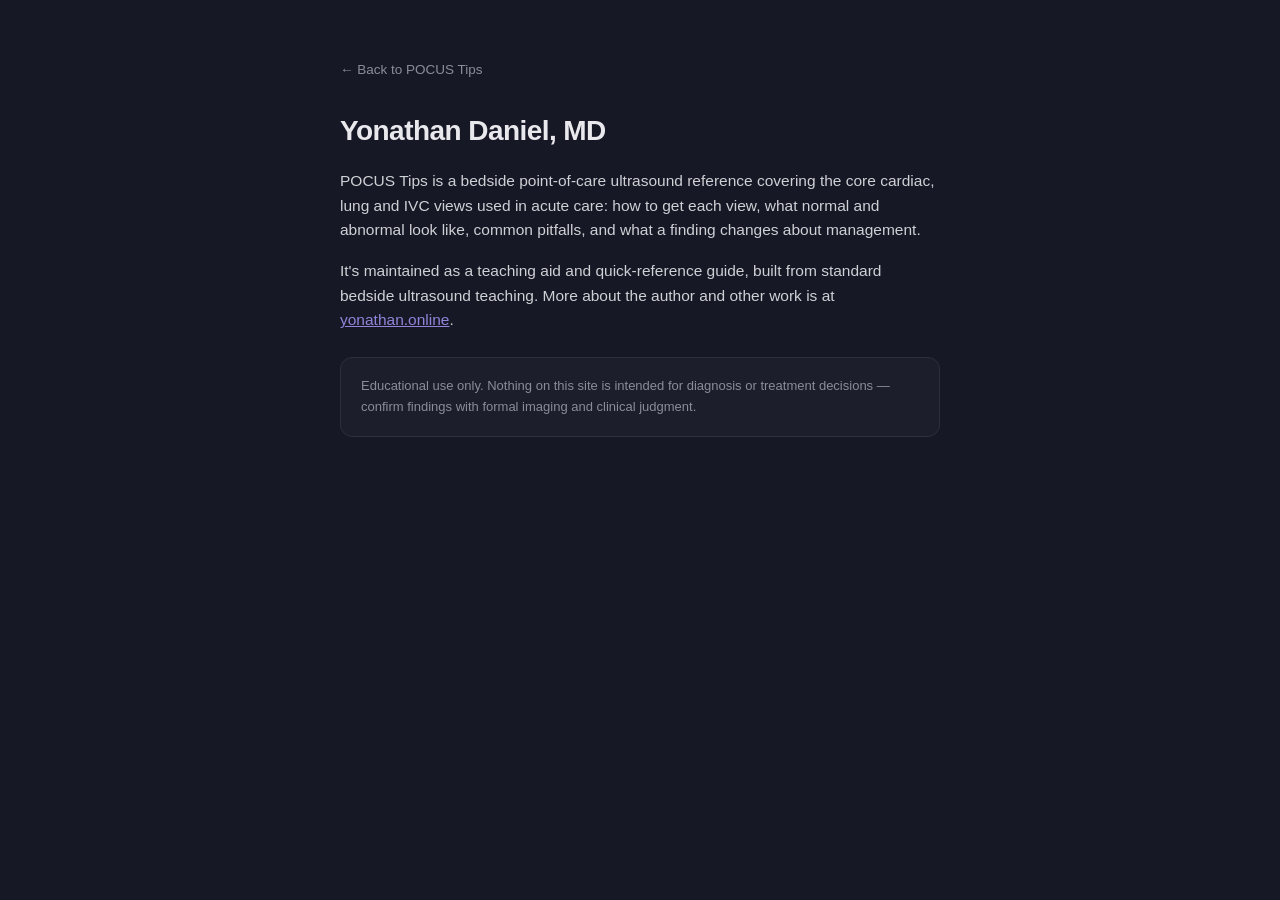
<file: about.html>
<!DOCTYPE html>
<html lang="en">
<head>
<meta charset="utf-8">
<meta name="viewport" content="width=device-width, initial-scale=1">
<title>About — POCUS Tips</title>
<meta name="description" content="About the author of POCUS Tips, a bedside point-of-care ultrasound reference for the heart, lung, and IVC.">
<link rel="canonical" href="https://pocustips.netlify.app/about.html">
<link rel="icon" href="favicon.svg" type="image/svg+xml">
<style>
  :root {
    --color-bg: #161826;
    --color-surface: #1c1e2b;
    --color-text: #e9e9ed;
    --color-accent: #9184d9;
    --color-neutral-500: #8a8d99;
    --color-neutral-800: #2c2f3d;
    --color-divider: #2c2f3d;
  }
  * { box-sizing: border-box; }
  body {
    margin: 0; background: var(--color-bg); color: var(--color-text);
    font-family: -apple-system, BlinkMacSystemFont, "Segoe UI", Inter, sans-serif;
    line-height: 1.6;
  }
  main { max-width: 640px; margin: 0 auto; padding: 56px 20px 80px; }
  a { color: var(--color-accent); }
  a:focus-visible, button:focus-visible { outline: 2px solid var(--color-accent); outline-offset: 2px; }
  h1 { font-size: 28px; letter-spacing: -0.02em; margin: 0 0 6px; }
  p { font-size: 15.5px; color: color-mix(in srgb, var(--color-text) 88%, transparent); }
  .back { display: inline-flex; align-items: center; gap: 6px; font-size: 13.5px; color: var(--color-neutral-500); text-decoration: none; margin-bottom: 28px; }
  .back:hover { color: var(--color-accent); }
  .card { border: 1px solid var(--color-neutral-800); border-radius: 12px; padding: 18px 20px; background: var(--color-surface); margin-top: 24px; font-size: 13px; color: var(--color-neutral-500); }
</style>
</head>
<body>
<main>
  <a class="back" href="index.html">&larr; Back to POCUS Tips</a>
  <h1>Yonathan Daniel, MD</h1>
  <p>POCUS Tips is a bedside point-of-care ultrasound reference covering the core cardiac, lung and IVC views used in acute care: how to get each view, what normal and abnormal look like, common pitfalls, and what a finding changes about management.</p>
  <p>It's maintained as a teaching aid and quick-reference guide, built from standard bedside ultrasound teaching. More about the author and other work is at <a href="https://yonathan.online">yonathan.online</a>.</p>
  <div class="card">
    Educational use only. Nothing on this site is intended for diagnosis or treatment decisions — confirm findings with formal imaging and clinical judgment.
  </div>
</main>
</body>
</html>
</file>
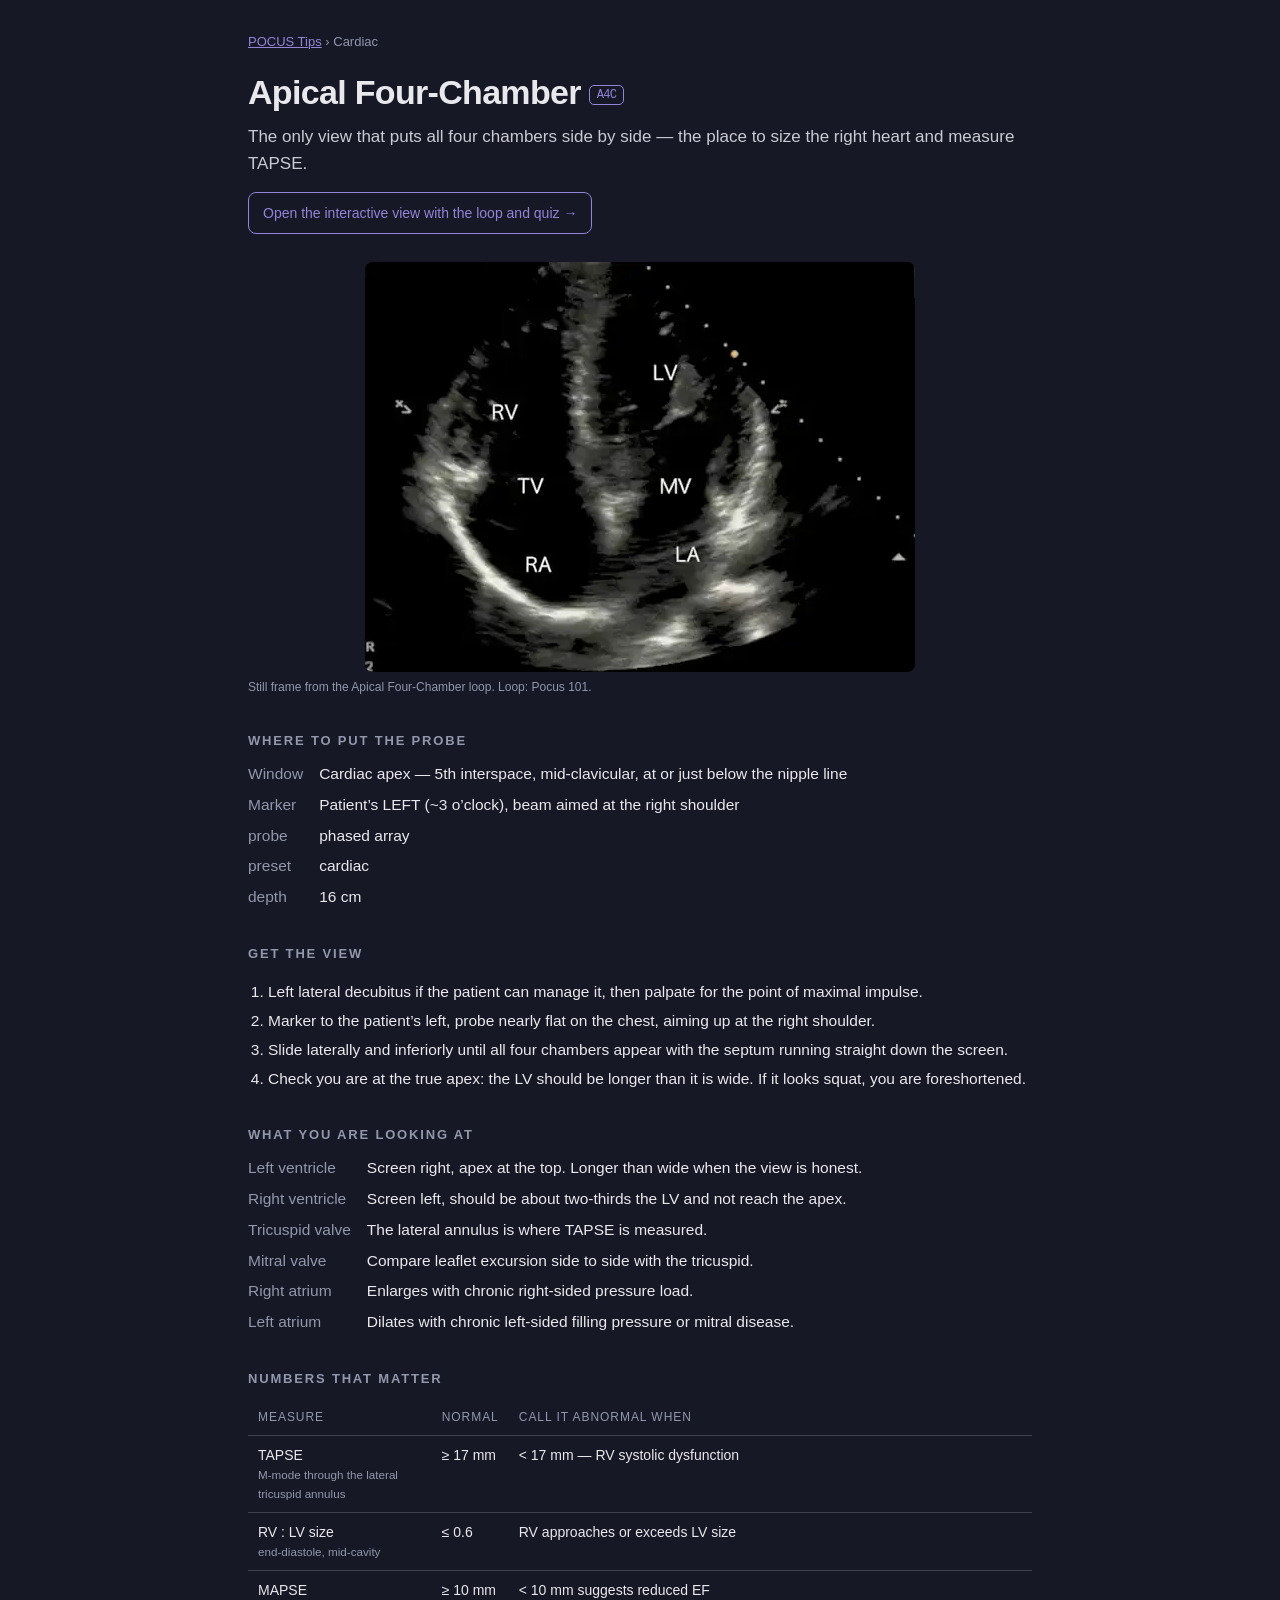
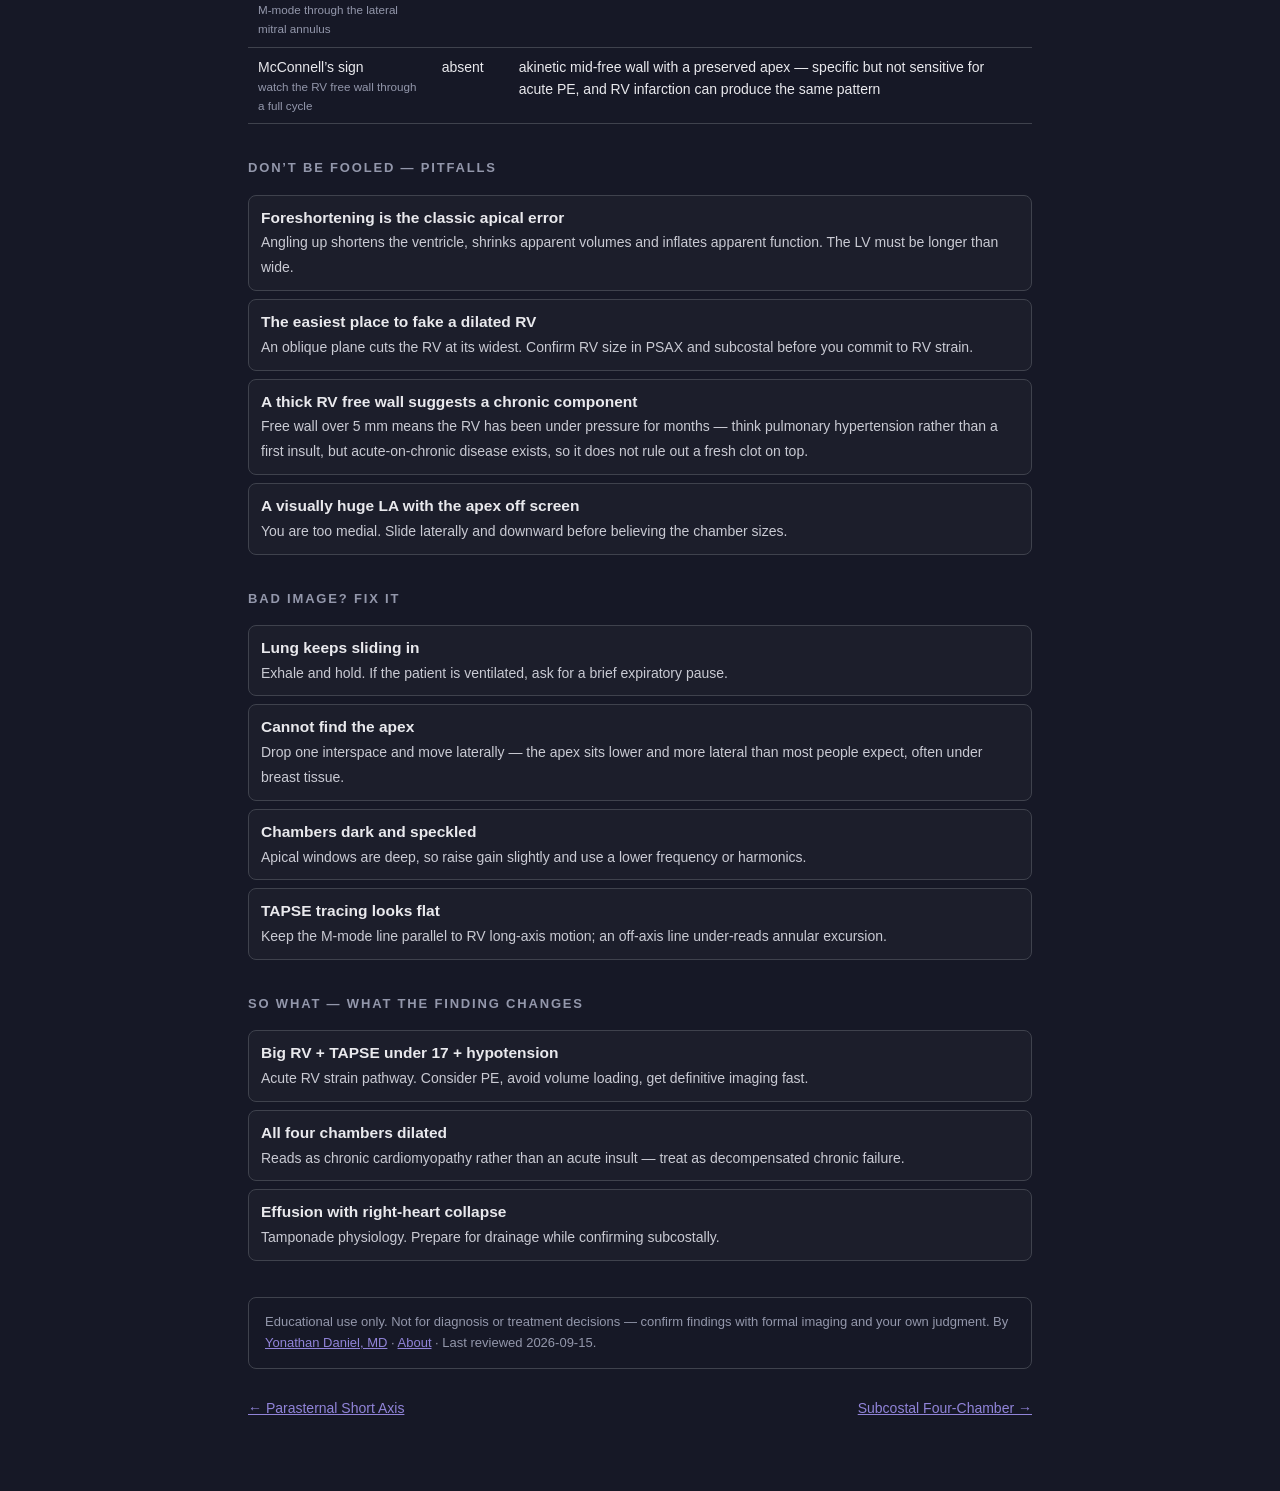
<file: views/a4c.html>
<!DOCTYPE html>
<html lang="en">
<head>
<meta charset="utf-8">
<meta name="viewport" content="width=device-width, initial-scale=1">
<title>Apical Four-Chamber (A4C) — POCUS Tips</title>
<meta name="description" content="Apical Four-Chamber (A4C) point-of-care ultrasound: The only view that puts all four chambers side by side — the place to size the right heart and measure…">
<link rel="canonical" href="https://pocustips.netlify.app/views/a4c.html">
<meta name="theme-color" content="#161826">
<meta property="og:type" content="article">
<meta property="og:site_name" content="POCUS Tips">
<meta property="og:title" content="Apical Four-Chamber (A4C) — POCUS Tips">
<meta property="og:description" content="The only view that puts all four chambers side by side — the place to size the right heart and measure TAPSE.">
<meta property="og:url" content="https://pocustips.netlify.app/views/a4c.html">
<meta property="og:image" content="https://pocustips.netlify.app/assets/posters/a4c.webp">
<meta name="twitter:card" content="summary_large_image">
<link rel="icon" href="../favicon.svg" type="image/svg+xml">
<script type="application/ld+json">{"@context":"https://schema.org","@type":"MedicalWebPage","name":"Apical Four-Chamber (A4C) — POCUS Tips","headline":"Apical Four-Chamber","description":"The only view that puts all four chambers side by side — the place to size the right heart and measure TAPSE.","url":"https://pocustips.netlify.app/views/a4c.html","image":"https://pocustips.netlify.app/assets/posters/a4c.webp","lastReviewed":"2026-09-15","inLanguage":"en-US","audience":{"@type":"MedicalAudience","audienceType":"Clinician"},"author":{"@type":"Person","name":"Yonathan Daniel, MD","url":"https://yonathan.online"},"isPartOf":{"@type":"WebSite","name":"POCUS Tips","url":"https://pocustips.netlify.app/"}}</script>
<style>
  :root { --bg:#161826; --surface:#1c1e2b; --text:#e9e9ed; --muted:#9397ab; --line:#3f424d; --accent:#9184d9; --accent-2:#d2cefd; }
  * { box-sizing: border-box; }
  body { margin:0; background:var(--bg); color:var(--text); font:15.5px/1.6 -apple-system, BlinkMacSystemFont, "Segoe UI", Inter, sans-serif; }
  main { max-width: 820px; margin: 0 auto; padding: 32px 18px 72px; }
  a { color: var(--accent); }
  .crumb { font-size: 13px; color: var(--muted); }
  .open { display:inline-block; margin: 14px 0 6px; padding: 9px 14px; border:1px solid var(--accent); border-radius:8px; text-decoration:none; font-size:14px; }
  h1 { font-size: clamp(26px, 5vw, 34px); letter-spacing: -0.02em; margin: 12px 0 4px; }
  h1 small { font: 12px ui-monospace, SFMono-Regular, Menlo, monospace; color: var(--accent); border:1px solid var(--accent); border-radius:5px; padding:2px 7px; vertical-align: middle; margin-left: 8px; }
  h2 { font-size: 13px; letter-spacing: .14em; text-transform: uppercase; color: var(--muted); margin: 34px 0 10px; }
  .lede { font-size: 17px; color: #c9cad3; margin: 0; }
  figure { margin: 22px 0 0; } figure img { max-width: 100%; max-height: 440px; width: auto; height: auto; border-radius: 8px; background: #000; display: block; margin: 0 auto; }
  figcaption { font-size: 12px; color: var(--muted); margin-top: 6px; }
  dl { display:grid; grid-template-columns: max-content 1fr; gap: 6px 16px; margin: 0; } dt { color: var(--muted); } dd { margin: 0; }
  ol, ul { padding-left: 20px; } li { margin: 4px 0; }
  ul.cards { list-style: none; padding: 0; display: grid; gap: 8px; }
  ul.cards li { background: var(--surface); border: 1px solid var(--line); border-radius: 8px; padding: 10px 12px; margin: 0; }
  ul.cards strong { display:block; font-weight: 600; } ul.cards span { color: #c9cad3; font-size: 14px; }
  .table { overflow-x: auto; } table { border-collapse: collapse; width: 100%; font-size: 14px; }
  th, td { text-align: left; vertical-align: top; padding: 8px 10px; border-bottom: 1px solid var(--line); }
  th { color: var(--muted); font-weight: 500; font-size: 12px; text-transform: uppercase; letter-spacing: .08em; }
  td small { display:block; color: var(--muted); }
  .note { margin-top: 36px; padding: 14px 16px; border: 1px solid var(--line); border-radius: 8px; font-size: 13px; color: var(--muted); }
  nav.pager { display:flex; justify-content: space-between; gap: 12px; margin-top: 28px; font-size: 14px; }
</style>
</head>
<body>
<main>
  <div class="crumb"><a href="../">POCUS Tips</a> › Cardiac</div>
  <h1>Apical Four-Chamber<small>A4C</small></h1>
  <p class="lede">The only view that puts all four chambers side by side — the place to size the right heart and measure TAPSE.</p>
  <a class="open" href="../#a4c">Open the interactive view with the loop and quiz →</a>
  <figure><img src="../assets/posters/a4c.webp" alt="Apical Four-Chamber ultrasound frame" loading="lazy"><figcaption>Still frame from the Apical Four-Chamber loop. Loop: Pocus 101.</figcaption></figure>
  <section><h2>Where to put the probe</h2>
<dl><dt>Window</dt><dd>Cardiac apex — 5th interspace, mid-clavicular, at or just below the nipple line</dd><dt>Marker</dt><dd>Patient’s LEFT (~3 o’clock), beam aimed at the right shoulder</dd><dt>probe</dt><dd>phased array</dd>
<dt>preset</dt><dd>cardiac</dd>
<dt>depth</dt><dd>16 cm</dd></dl>
</section>
  <section><h2>Get the view</h2>
<ol><li>Left lateral decubitus if the patient can manage it, then palpate for the point of maximal impulse.</li>
<li>Marker to the patient’s left, probe nearly flat on the chest, aiming up at the right shoulder.</li>
<li>Slide laterally and inferiorly until all four chambers appear with the septum running straight down the screen.</li>
<li>Check you are at the true apex: the LV should be longer than it is wide. If it looks squat, you are foreshortened.</li></ol>
</section>
  <section><h2>What you are looking at</h2>
<dl><dt>Left ventricle</dt><dd>Screen right, apex at the top. Longer than wide when the view is honest.</dd>
<dt>Right ventricle</dt><dd>Screen left, should be about two-thirds the LV and not reach the apex.</dd>
<dt>Tricuspid valve</dt><dd>The lateral annulus is where TAPSE is measured.</dd>
<dt>Mitral valve</dt><dd>Compare leaflet excursion side to side with the tricuspid.</dd>
<dt>Right atrium</dt><dd>Enlarges with chronic right-sided pressure load.</dd>
<dt>Left atrium</dt><dd>Dilates with chronic left-sided filling pressure or mitral disease.</dd></dl>
</section>
  
  <section><h2>Numbers that matter</h2>
<div class="table"><table><thead><tr><th>Measure</th><th>Normal</th><th>Call it abnormal when</th></tr></thead><tbody><tr><td>TAPSE<small>M-mode through the lateral tricuspid annulus</small></td><td>≥ 17 mm</td><td>&lt; 17 mm — RV systolic dysfunction</td></tr>
<tr><td>RV : LV size<small>end-diastole, mid-cavity</small></td><td>≤ 0.6</td><td>RV approaches or exceeds LV size</td></tr>
<tr><td>MAPSE<small>M-mode through the lateral mitral annulus</small></td><td>≥ 10 mm</td><td>&lt; 10 mm suggests reduced EF</td></tr>
<tr><td>McConnell’s sign<small>watch the RV free wall through a full cycle</small></td><td>absent</td><td>akinetic mid-free wall with a preserved apex — specific but not sensitive for acute PE, and RV infarction can produce the same pattern</td></tr></tbody></table></div>
</section>
  <section><h2>Don’t be fooled — pitfalls</h2>
<ul class="cards"><li><strong>Foreshortening is the classic apical error</strong><span>Angling up shortens the ventricle, shrinks apparent volumes and inflates apparent function. The LV must be longer than wide.</span></li>
<li><strong>The easiest place to fake a dilated RV</strong><span>An oblique plane cuts the RV at its widest. Confirm RV size in PSAX and subcostal before you commit to RV strain.</span></li>
<li><strong>A thick RV free wall suggests a chronic component</strong><span>Free wall over 5 mm means the RV has been under pressure for months — think pulmonary hypertension rather than a first insult, but acute-on-chronic disease exists, so it does not rule out a fresh clot on top.</span></li>
<li><strong>A visually huge LA with the apex off screen</strong><span>You are too medial. Slide laterally and downward before believing the chamber sizes.</span></li></ul>
</section>
  <section><h2>Bad image? Fix it</h2>
<ul class="cards"><li><strong>Lung keeps sliding in</strong><span>Exhale and hold. If the patient is ventilated, ask for a brief expiratory pause.</span></li>
<li><strong>Cannot find the apex</strong><span>Drop one interspace and move laterally — the apex sits lower and more lateral than most people expect, often under breast tissue.</span></li>
<li><strong>Chambers dark and speckled</strong><span>Apical windows are deep, so raise gain slightly and use a lower frequency or harmonics.</span></li>
<li><strong>TAPSE tracing looks flat</strong><span>Keep the M-mode line parallel to RV long-axis motion; an off-axis line under-reads annular excursion.</span></li></ul>
</section>
  <section><h2>So what — what the finding changes</h2>
<ul class="cards"><li><strong>Big RV + TAPSE under 17 + hypotension</strong><span>Acute RV strain pathway. Consider PE, avoid volume loading, get definitive imaging fast.</span></li>
<li><strong>All four chambers dilated</strong><span>Reads as chronic cardiomyopathy rather than an acute insult — treat as decompensated chronic failure.</span></li>
<li><strong>Effusion with right-heart collapse</strong><span>Tamponade physiology. Prepare for drainage while confirming subcostally.</span></li></ul>
</section>
  <p class="note">Educational use only. Not for diagnosis or treatment decisions — confirm findings with formal imaging and your own judgment. By <a href="https://yonathan.online">Yonathan Daniel, MD</a> · <a href="../about.html">About</a> · Last reviewed 2026-09-15.</p>
  <nav class="pager" aria-label="Other views"><a href="psax.html">← Parasternal Short Axis</a><a href="subc.html">Subcostal Four-Chamber →</a></nav>
</main>
</body>
</html>
</file>
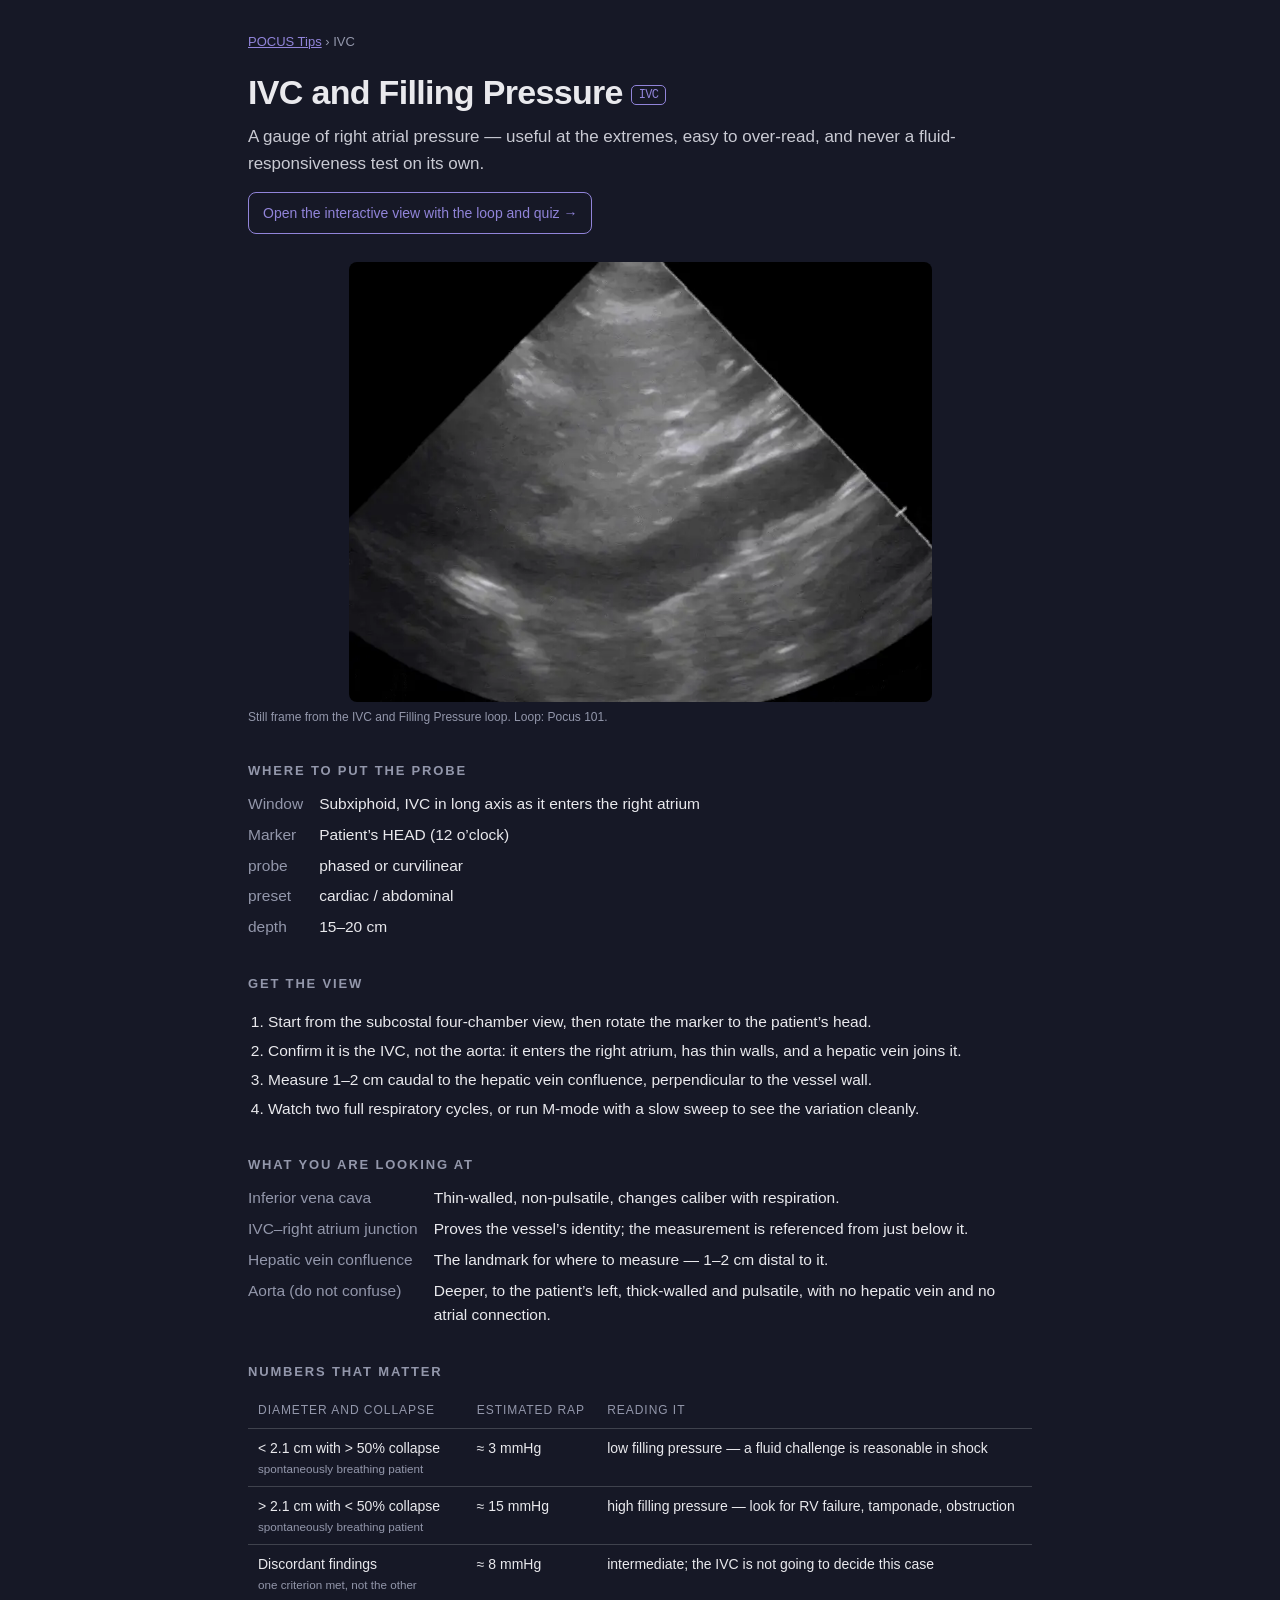
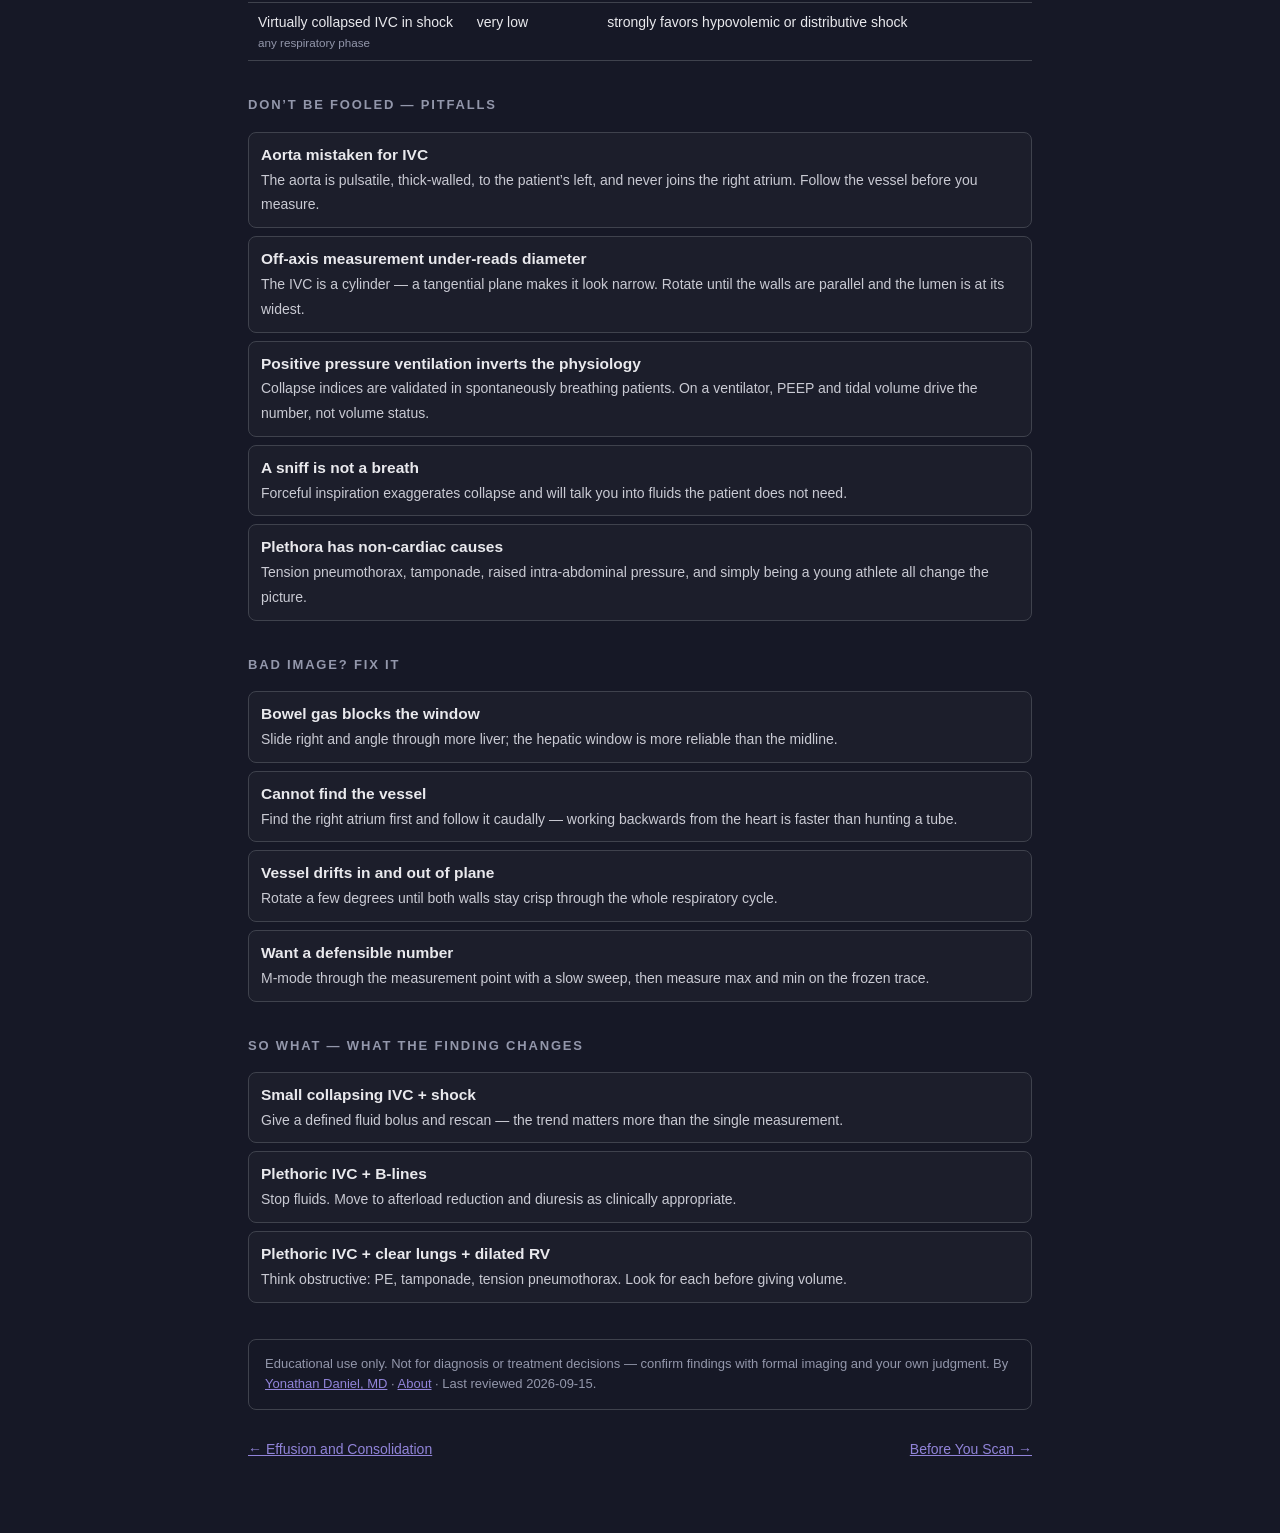
<file: views/ivc.html>
<!DOCTYPE html>
<html lang="en">
<head>
<meta charset="utf-8">
<meta name="viewport" content="width=device-width, initial-scale=1">
<title>IVC and Filling Pressure (IVC) — POCUS Tips</title>
<meta name="description" content="IVC and Filling Pressure (IVC) point-of-care ultrasound: A gauge of right atrial pressure — useful at the extremes, easy to over-read, and never a…">
<link rel="canonical" href="https://pocustips.netlify.app/views/ivc.html">
<meta name="theme-color" content="#161826">
<meta property="og:type" content="article">
<meta property="og:site_name" content="POCUS Tips">
<meta property="og:title" content="IVC and Filling Pressure (IVC) — POCUS Tips">
<meta property="og:description" content="A gauge of right atrial pressure — useful at the extremes, easy to over-read, and never a fluid-responsiveness test on its own.">
<meta property="og:url" content="https://pocustips.netlify.app/views/ivc.html">
<meta property="og:image" content="https://pocustips.netlify.app/assets/posters/ivc.webp">
<meta name="twitter:card" content="summary_large_image">
<link rel="icon" href="../favicon.svg" type="image/svg+xml">
<script type="application/ld+json">{"@context":"https://schema.org","@type":"MedicalWebPage","name":"IVC and Filling Pressure (IVC) — POCUS Tips","headline":"IVC and Filling Pressure","description":"A gauge of right atrial pressure — useful at the extremes, easy to over-read, and never a fluid-responsiveness test on its own.","url":"https://pocustips.netlify.app/views/ivc.html","image":"https://pocustips.netlify.app/assets/posters/ivc.webp","lastReviewed":"2026-09-15","inLanguage":"en-US","audience":{"@type":"MedicalAudience","audienceType":"Clinician"},"author":{"@type":"Person","name":"Yonathan Daniel, MD","url":"https://yonathan.online"},"isPartOf":{"@type":"WebSite","name":"POCUS Tips","url":"https://pocustips.netlify.app/"}}</script>
<style>
  :root { --bg:#161826; --surface:#1c1e2b; --text:#e9e9ed; --muted:#9397ab; --line:#3f424d; --accent:#9184d9; --accent-2:#d2cefd; }
  * { box-sizing: border-box; }
  body { margin:0; background:var(--bg); color:var(--text); font:15.5px/1.6 -apple-system, BlinkMacSystemFont, "Segoe UI", Inter, sans-serif; }
  main { max-width: 820px; margin: 0 auto; padding: 32px 18px 72px; }
  a { color: var(--accent); }
  .crumb { font-size: 13px; color: var(--muted); }
  .open { display:inline-block; margin: 14px 0 6px; padding: 9px 14px; border:1px solid var(--accent); border-radius:8px; text-decoration:none; font-size:14px; }
  h1 { font-size: clamp(26px, 5vw, 34px); letter-spacing: -0.02em; margin: 12px 0 4px; }
  h1 small { font: 12px ui-monospace, SFMono-Regular, Menlo, monospace; color: var(--accent); border:1px solid var(--accent); border-radius:5px; padding:2px 7px; vertical-align: middle; margin-left: 8px; }
  h2 { font-size: 13px; letter-spacing: .14em; text-transform: uppercase; color: var(--muted); margin: 34px 0 10px; }
  .lede { font-size: 17px; color: #c9cad3; margin: 0; }
  figure { margin: 22px 0 0; } figure img { max-width: 100%; max-height: 440px; width: auto; height: auto; border-radius: 8px; background: #000; display: block; margin: 0 auto; }
  figcaption { font-size: 12px; color: var(--muted); margin-top: 6px; }
  dl { display:grid; grid-template-columns: max-content 1fr; gap: 6px 16px; margin: 0; } dt { color: var(--muted); } dd { margin: 0; }
  ol, ul { padding-left: 20px; } li { margin: 4px 0; }
  ul.cards { list-style: none; padding: 0; display: grid; gap: 8px; }
  ul.cards li { background: var(--surface); border: 1px solid var(--line); border-radius: 8px; padding: 10px 12px; margin: 0; }
  ul.cards strong { display:block; font-weight: 600; } ul.cards span { color: #c9cad3; font-size: 14px; }
  .table { overflow-x: auto; } table { border-collapse: collapse; width: 100%; font-size: 14px; }
  th, td { text-align: left; vertical-align: top; padding: 8px 10px; border-bottom: 1px solid var(--line); }
  th { color: var(--muted); font-weight: 500; font-size: 12px; text-transform: uppercase; letter-spacing: .08em; }
  td small { display:block; color: var(--muted); }
  .note { margin-top: 36px; padding: 14px 16px; border: 1px solid var(--line); border-radius: 8px; font-size: 13px; color: var(--muted); }
  nav.pager { display:flex; justify-content: space-between; gap: 12px; margin-top: 28px; font-size: 14px; }
</style>
</head>
<body>
<main>
  <div class="crumb"><a href="../">POCUS Tips</a> › IVC</div>
  <h1>IVC and Filling Pressure<small>IVC</small></h1>
  <p class="lede">A gauge of right atrial pressure — useful at the extremes, easy to over-read, and never a fluid-responsiveness test on its own.</p>
  <a class="open" href="../#ivc">Open the interactive view with the loop and quiz →</a>
  <figure><img src="../assets/posters/ivc.webp" alt="IVC and Filling Pressure ultrasound frame" loading="lazy"><figcaption>Still frame from the IVC and Filling Pressure loop. Loop: Pocus 101.</figcaption></figure>
  <section><h2>Where to put the probe</h2>
<dl><dt>Window</dt><dd>Subxiphoid, IVC in long axis as it enters the right atrium</dd><dt>Marker</dt><dd>Patient’s HEAD (12 o’clock)</dd><dt>probe</dt><dd>phased or curvilinear</dd>
<dt>preset</dt><dd>cardiac / abdominal</dd>
<dt>depth</dt><dd>15–20 cm</dd></dl>
</section>
  <section><h2>Get the view</h2>
<ol><li>Start from the subcostal four-chamber view, then rotate the marker to the patient’s head.</li>
<li>Confirm it is the IVC, not the aorta: it enters the right atrium, has thin walls, and a hepatic vein joins it.</li>
<li>Measure 1–2 cm caudal to the hepatic vein confluence, perpendicular to the vessel wall.</li>
<li>Watch two full respiratory cycles, or run M-mode with a slow sweep to see the variation cleanly.</li></ol>
</section>
  <section><h2>What you are looking at</h2>
<dl><dt>Inferior vena cava</dt><dd>Thin-walled, non-pulsatile, changes caliber with respiration.</dd>
<dt>IVC–right atrium junction</dt><dd>Proves the vessel’s identity; the measurement is referenced from just below it.</dd>
<dt>Hepatic vein confluence</dt><dd>The landmark for where to measure — 1–2 cm distal to it.</dd>
<dt>Aorta (do not confuse)</dt><dd>Deeper, to the patient’s left, thick-walled and pulsatile, with no hepatic vein and no atrial connection.</dd></dl>
</section>
  
  <section><h2>Numbers that matter</h2>
<div class="table"><table><thead><tr><th>Diameter and collapse</th><th>Estimated RAP</th><th>Reading it</th></tr></thead><tbody><tr><td>&lt; 2.1 cm with &gt; 50% collapse<small>spontaneously breathing patient</small></td><td>≈ 3 mmHg</td><td>low filling pressure — a fluid challenge is reasonable in shock</td></tr>
<tr><td>&gt; 2.1 cm with &lt; 50% collapse<small>spontaneously breathing patient</small></td><td>≈ 15 mmHg</td><td>high filling pressure — look for RV failure, tamponade, obstruction</td></tr>
<tr><td>Discordant findings<small>one criterion met, not the other</small></td><td>≈ 8 mmHg</td><td>intermediate; the IVC is not going to decide this case</td></tr>
<tr><td>Virtually collapsed IVC in shock<small>any respiratory phase</small></td><td>very low</td><td>strongly favors hypovolemic or distributive shock</td></tr></tbody></table></div>
</section>
  <section><h2>Don’t be fooled — pitfalls</h2>
<ul class="cards"><li><strong>Aorta mistaken for IVC</strong><span>The aorta is pulsatile, thick-walled, to the patient’s left, and never joins the right atrium. Follow the vessel before you measure.</span></li>
<li><strong>Off-axis measurement under-reads diameter</strong><span>The IVC is a cylinder — a tangential plane makes it look narrow. Rotate until the walls are parallel and the lumen is at its widest.</span></li>
<li><strong>Positive pressure ventilation inverts the physiology</strong><span>Collapse indices are validated in spontaneously breathing patients. On a ventilator, PEEP and tidal volume drive the number, not volume status.</span></li>
<li><strong>A sniff is not a breath</strong><span>Forceful inspiration exaggerates collapse and will talk you into fluids the patient does not need.</span></li>
<li><strong>Plethora has non-cardiac causes</strong><span>Tension pneumothorax, tamponade, raised intra-abdominal pressure, and simply being a young athlete all change the picture.</span></li></ul>
</section>
  <section><h2>Bad image? Fix it</h2>
<ul class="cards"><li><strong>Bowel gas blocks the window</strong><span>Slide right and angle through more liver; the hepatic window is more reliable than the midline.</span></li>
<li><strong>Cannot find the vessel</strong><span>Find the right atrium first and follow it caudally — working backwards from the heart is faster than hunting a tube.</span></li>
<li><strong>Vessel drifts in and out of plane</strong><span>Rotate a few degrees until both walls stay crisp through the whole respiratory cycle.</span></li>
<li><strong>Want a defensible number</strong><span>M-mode through the measurement point with a slow sweep, then measure max and min on the frozen trace.</span></li></ul>
</section>
  <section><h2>So what — what the finding changes</h2>
<ul class="cards"><li><strong>Small collapsing IVC + shock</strong><span>Give a defined fluid bolus and rescan — the trend matters more than the single measurement.</span></li>
<li><strong>Plethoric IVC + B-lines</strong><span>Stop fluids. Move to afterload reduction and diuresis as clinically appropriate.</span></li>
<li><strong>Plethoric IVC + clear lungs + dilated RV</strong><span>Think obstructive: PE, tamponade, tension pneumothorax. Look for each before giving volume.</span></li></ul>
</section>
  <p class="note">Educational use only. Not for diagnosis or treatment decisions — confirm findings with formal imaging and your own judgment. By <a href="https://yonathan.online">Yonathan Daniel, MD</a> · <a href="../about.html">About</a> · Last reviewed 2026-09-15.</p>
  <nav class="pager" aria-label="Other views"><a href="lung-fluid.html">← Effusion and Consolidation</a><a href="setup.html">Before You Scan →</a></nav>
</main>
</body>
</html>
</file>
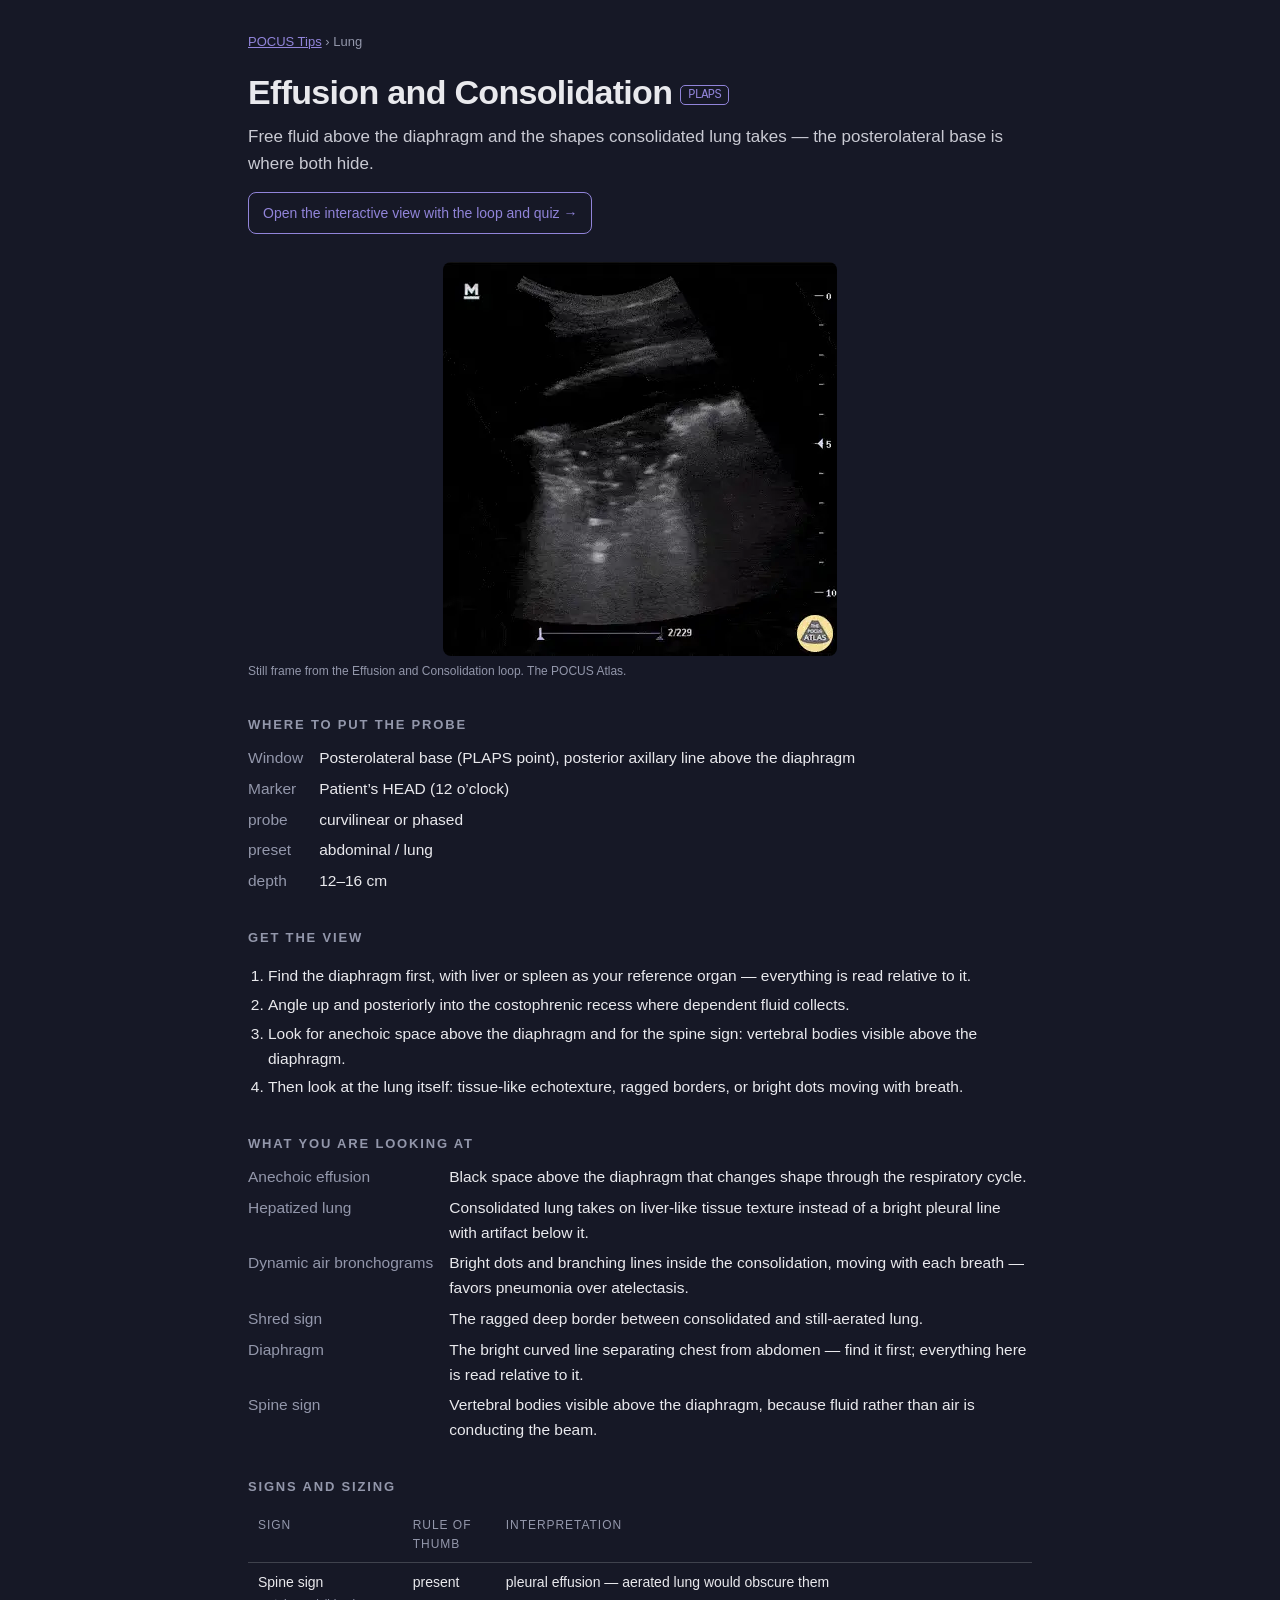
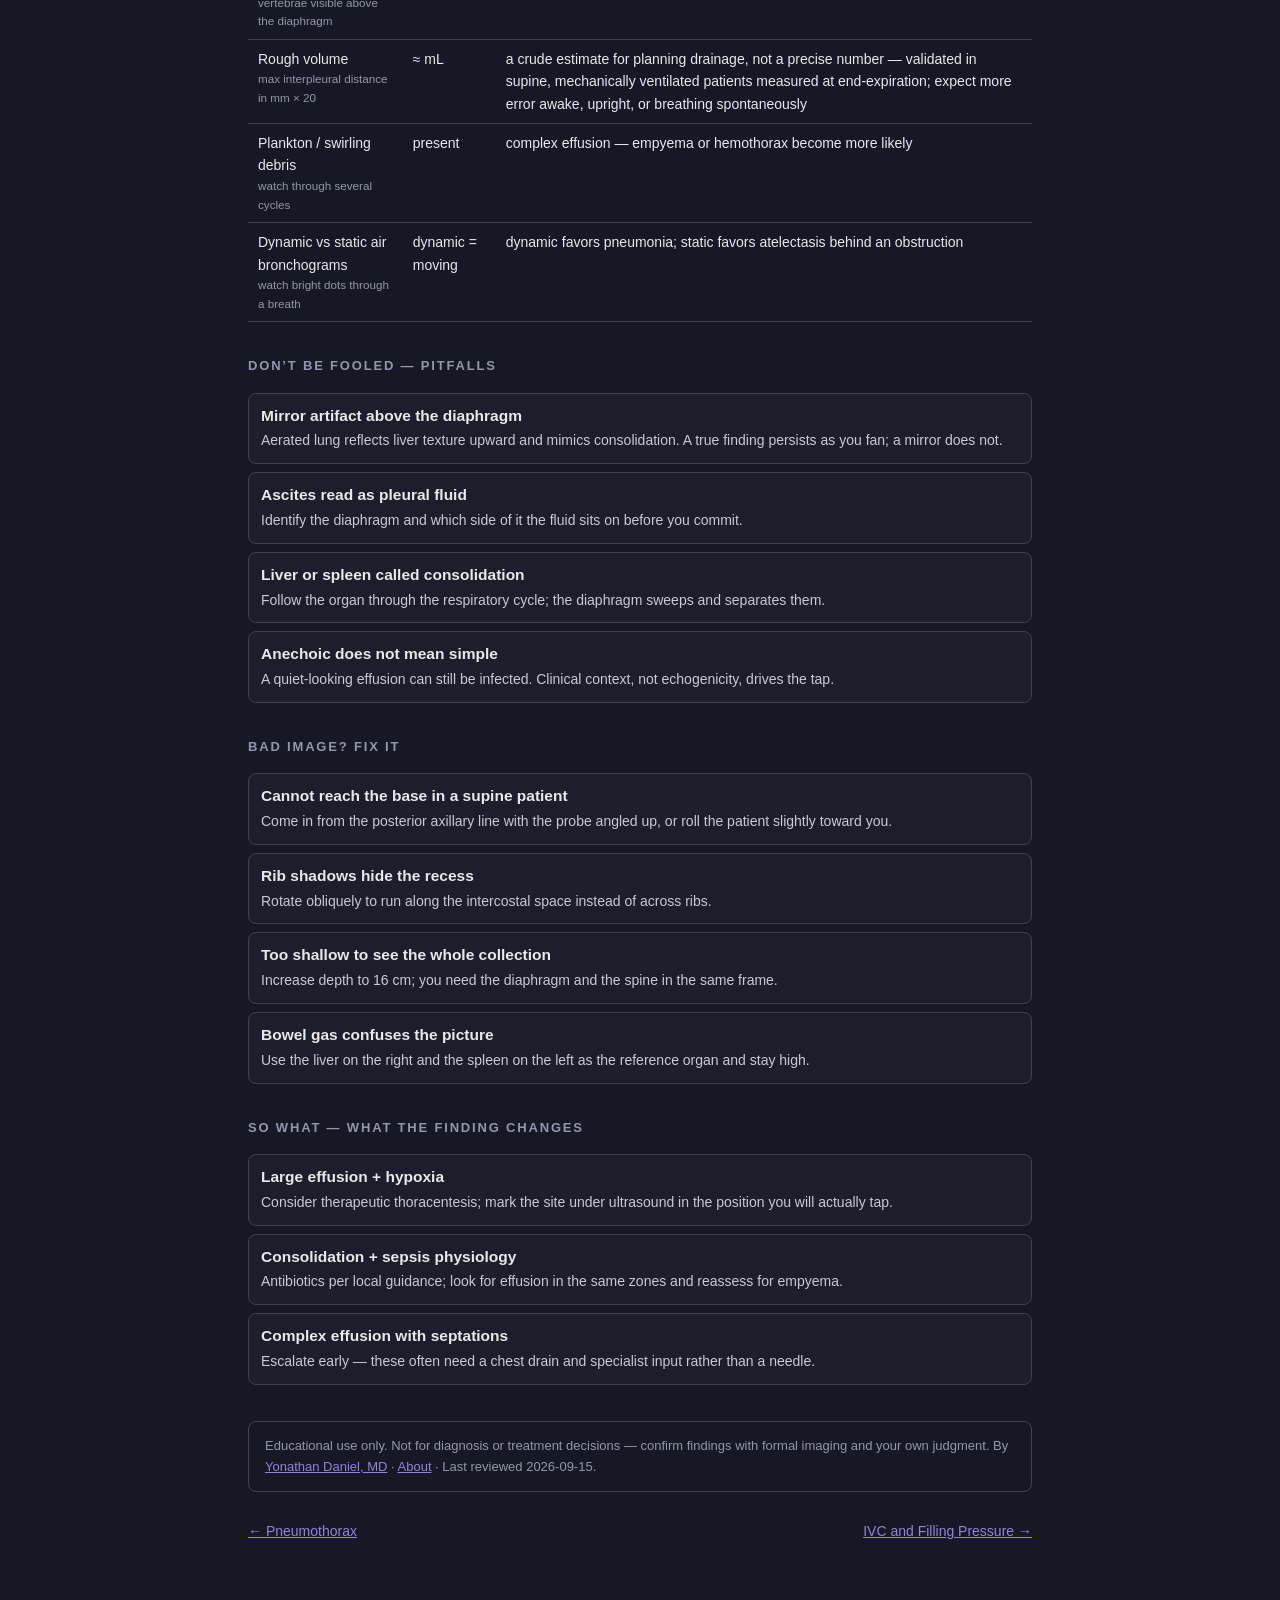
<file: views/lung-fluid.html>
<!DOCTYPE html>
<html lang="en">
<head>
<meta charset="utf-8">
<meta name="viewport" content="width=device-width, initial-scale=1">
<title>Effusion and Consolidation (PLAPS) — POCUS Tips</title>
<meta name="description" content="Effusion and Consolidation (PLAPS) point-of-care ultrasound: Free fluid above the diaphragm and the shapes consolidated lung takes — the posterolateral…">
<link rel="canonical" href="https://pocustips.netlify.app/views/lung-fluid.html">
<meta name="theme-color" content="#161826">
<meta property="og:type" content="article">
<meta property="og:site_name" content="POCUS Tips">
<meta property="og:title" content="Effusion and Consolidation (PLAPS) — POCUS Tips">
<meta property="og:description" content="Free fluid above the diaphragm and the shapes consolidated lung takes — the posterolateral base is where both hide.">
<meta property="og:url" content="https://pocustips.netlify.app/views/lung-fluid.html">
<meta property="og:image" content="https://pocustips.netlify.app/assets/posters/lung-consolidation.webp">
<meta name="twitter:card" content="summary_large_image">
<link rel="icon" href="../favicon.svg" type="image/svg+xml">
<script type="application/ld+json">{"@context":"https://schema.org","@type":"MedicalWebPage","name":"Effusion and Consolidation (PLAPS) — POCUS Tips","headline":"Effusion and Consolidation","description":"Free fluid above the diaphragm and the shapes consolidated lung takes — the posterolateral base is where both hide.","url":"https://pocustips.netlify.app/views/lung-fluid.html","image":"https://pocustips.netlify.app/assets/posters/lung-consolidation.webp","lastReviewed":"2026-09-15","inLanguage":"en-US","audience":{"@type":"MedicalAudience","audienceType":"Clinician"},"author":{"@type":"Person","name":"Yonathan Daniel, MD","url":"https://yonathan.online"},"isPartOf":{"@type":"WebSite","name":"POCUS Tips","url":"https://pocustips.netlify.app/"}}</script>
<style>
  :root { --bg:#161826; --surface:#1c1e2b; --text:#e9e9ed; --muted:#9397ab; --line:#3f424d; --accent:#9184d9; --accent-2:#d2cefd; }
  * { box-sizing: border-box; }
  body { margin:0; background:var(--bg); color:var(--text); font:15.5px/1.6 -apple-system, BlinkMacSystemFont, "Segoe UI", Inter, sans-serif; }
  main { max-width: 820px; margin: 0 auto; padding: 32px 18px 72px; }
  a { color: var(--accent); }
  .crumb { font-size: 13px; color: var(--muted); }
  .open { display:inline-block; margin: 14px 0 6px; padding: 9px 14px; border:1px solid var(--accent); border-radius:8px; text-decoration:none; font-size:14px; }
  h1 { font-size: clamp(26px, 5vw, 34px); letter-spacing: -0.02em; margin: 12px 0 4px; }
  h1 small { font: 12px ui-monospace, SFMono-Regular, Menlo, monospace; color: var(--accent); border:1px solid var(--accent); border-radius:5px; padding:2px 7px; vertical-align: middle; margin-left: 8px; }
  h2 { font-size: 13px; letter-spacing: .14em; text-transform: uppercase; color: var(--muted); margin: 34px 0 10px; }
  .lede { font-size: 17px; color: #c9cad3; margin: 0; }
  figure { margin: 22px 0 0; } figure img { max-width: 100%; max-height: 440px; width: auto; height: auto; border-radius: 8px; background: #000; display: block; margin: 0 auto; }
  figcaption { font-size: 12px; color: var(--muted); margin-top: 6px; }
  dl { display:grid; grid-template-columns: max-content 1fr; gap: 6px 16px; margin: 0; } dt { color: var(--muted); } dd { margin: 0; }
  ol, ul { padding-left: 20px; } li { margin: 4px 0; }
  ul.cards { list-style: none; padding: 0; display: grid; gap: 8px; }
  ul.cards li { background: var(--surface); border: 1px solid var(--line); border-radius: 8px; padding: 10px 12px; margin: 0; }
  ul.cards strong { display:block; font-weight: 600; } ul.cards span { color: #c9cad3; font-size: 14px; }
  .table { overflow-x: auto; } table { border-collapse: collapse; width: 100%; font-size: 14px; }
  th, td { text-align: left; vertical-align: top; padding: 8px 10px; border-bottom: 1px solid var(--line); }
  th { color: var(--muted); font-weight: 500; font-size: 12px; text-transform: uppercase; letter-spacing: .08em; }
  td small { display:block; color: var(--muted); }
  .note { margin-top: 36px; padding: 14px 16px; border: 1px solid var(--line); border-radius: 8px; font-size: 13px; color: var(--muted); }
  nav.pager { display:flex; justify-content: space-between; gap: 12px; margin-top: 28px; font-size: 14px; }
</style>
</head>
<body>
<main>
  <div class="crumb"><a href="../">POCUS Tips</a> › Lung</div>
  <h1>Effusion and Consolidation<small>PLAPS</small></h1>
  <p class="lede">Free fluid above the diaphragm and the shapes consolidated lung takes — the posterolateral base is where both hide.</p>
  <a class="open" href="../#lung-fluid">Open the interactive view with the loop and quiz →</a>
  <figure><img src="../assets/posters/lung-consolidation.webp" alt="Effusion and Consolidation ultrasound frame" loading="lazy"><figcaption>Still frame from the Effusion and Consolidation loop. The POCUS Atlas.</figcaption></figure>
  <section><h2>Where to put the probe</h2>
<dl><dt>Window</dt><dd>Posterolateral base (PLAPS point), posterior axillary line above the diaphragm</dd><dt>Marker</dt><dd>Patient’s HEAD (12 o’clock)</dd><dt>probe</dt><dd>curvilinear or phased</dd>
<dt>preset</dt><dd>abdominal / lung</dd>
<dt>depth</dt><dd>12–16 cm</dd></dl>
</section>
  <section><h2>Get the view</h2>
<ol><li>Find the diaphragm first, with liver or spleen as your reference organ — everything is read relative to it.</li>
<li>Angle up and posteriorly into the costophrenic recess where dependent fluid collects.</li>
<li>Look for anechoic space above the diaphragm and for the spine sign: vertebral bodies visible above the diaphragm.</li>
<li>Then look at the lung itself: tissue-like echotexture, ragged borders, or bright dots moving with breath.</li></ol>
</section>
  <section><h2>What you are looking at</h2>
<dl><dt>Anechoic effusion</dt><dd>Black space above the diaphragm that changes shape through the respiratory cycle.</dd>
<dt>Hepatized lung</dt><dd>Consolidated lung takes on liver-like tissue texture instead of a bright pleural line with artifact below it.</dd>
<dt>Dynamic air bronchograms</dt><dd>Bright dots and branching lines inside the consolidation, moving with each breath — favors pneumonia over atelectasis.</dd>
<dt>Shred sign</dt><dd>The ragged deep border between consolidated and still-aerated lung.</dd>
<dt>Diaphragm</dt><dd>The bright curved line separating chest from abdomen — find it first; everything here is read relative to it.</dd>
<dt>Spine sign</dt><dd>Vertebral bodies visible above the diaphragm, because fluid rather than air is conducting the beam.</dd></dl>
</section>
  
  <section><h2>Signs and sizing</h2>
<div class="table"><table><thead><tr><th>Sign</th><th>Rule of thumb</th><th>Interpretation</th></tr></thead><tbody><tr><td>Spine sign<small>vertebrae visible above the diaphragm</small></td><td>present</td><td>pleural effusion — aerated lung would obscure them</td></tr>
<tr><td>Rough volume<small>max interpleural distance in mm × 20</small></td><td>≈ mL</td><td>a crude estimate for planning drainage, not a precise number — validated in supine, mechanically ventilated patients measured at end-expiration; expect more error awake, upright, or breathing spontaneously</td></tr>
<tr><td>Plankton / swirling debris<small>watch through several cycles</small></td><td>present</td><td>complex effusion — empyema or hemothorax become more likely</td></tr>
<tr><td>Dynamic vs static air bronchograms<small>watch bright dots through a breath</small></td><td>dynamic = moving</td><td>dynamic favors pneumonia; static favors atelectasis behind an obstruction</td></tr></tbody></table></div>
</section>
  <section><h2>Don’t be fooled — pitfalls</h2>
<ul class="cards"><li><strong>Mirror artifact above the diaphragm</strong><span>Aerated lung reflects liver texture upward and mimics consolidation. A true finding persists as you fan; a mirror does not.</span></li>
<li><strong>Ascites read as pleural fluid</strong><span>Identify the diaphragm and which side of it the fluid sits on before you commit.</span></li>
<li><strong>Liver or spleen called consolidation</strong><span>Follow the organ through the respiratory cycle; the diaphragm sweeps and separates them.</span></li>
<li><strong>Anechoic does not mean simple</strong><span>A quiet-looking effusion can still be infected. Clinical context, not echogenicity, drives the tap.</span></li></ul>
</section>
  <section><h2>Bad image? Fix it</h2>
<ul class="cards"><li><strong>Cannot reach the base in a supine patient</strong><span>Come in from the posterior axillary line with the probe angled up, or roll the patient slightly toward you.</span></li>
<li><strong>Rib shadows hide the recess</strong><span>Rotate obliquely to run along the intercostal space instead of across ribs.</span></li>
<li><strong>Too shallow to see the whole collection</strong><span>Increase depth to 16 cm; you need the diaphragm and the spine in the same frame.</span></li>
<li><strong>Bowel gas confuses the picture</strong><span>Use the liver on the right and the spleen on the left as the reference organ and stay high.</span></li></ul>
</section>
  <section><h2>So what — what the finding changes</h2>
<ul class="cards"><li><strong>Large effusion + hypoxia</strong><span>Consider therapeutic thoracentesis; mark the site under ultrasound in the position you will actually tap.</span></li>
<li><strong>Consolidation + sepsis physiology</strong><span>Antibiotics per local guidance; look for effusion in the same zones and reassess for empyema.</span></li>
<li><strong>Complex effusion with septations</strong><span>Escalate early — these often need a chest drain and specialist input rather than a needle.</span></li></ul>
</section>
  <p class="note">Educational use only. Not for diagnosis or treatment decisions — confirm findings with formal imaging and your own judgment. By <a href="https://yonathan.online">Yonathan Daniel, MD</a> · <a href="../about.html">About</a> · Last reviewed 2026-09-15.</p>
  <nav class="pager" aria-label="Other views"><a href="lung-ptx.html">← Pneumothorax</a><a href="ivc.html">IVC and Filling Pressure →</a></nav>
</main>
</body>
</html>
</file>
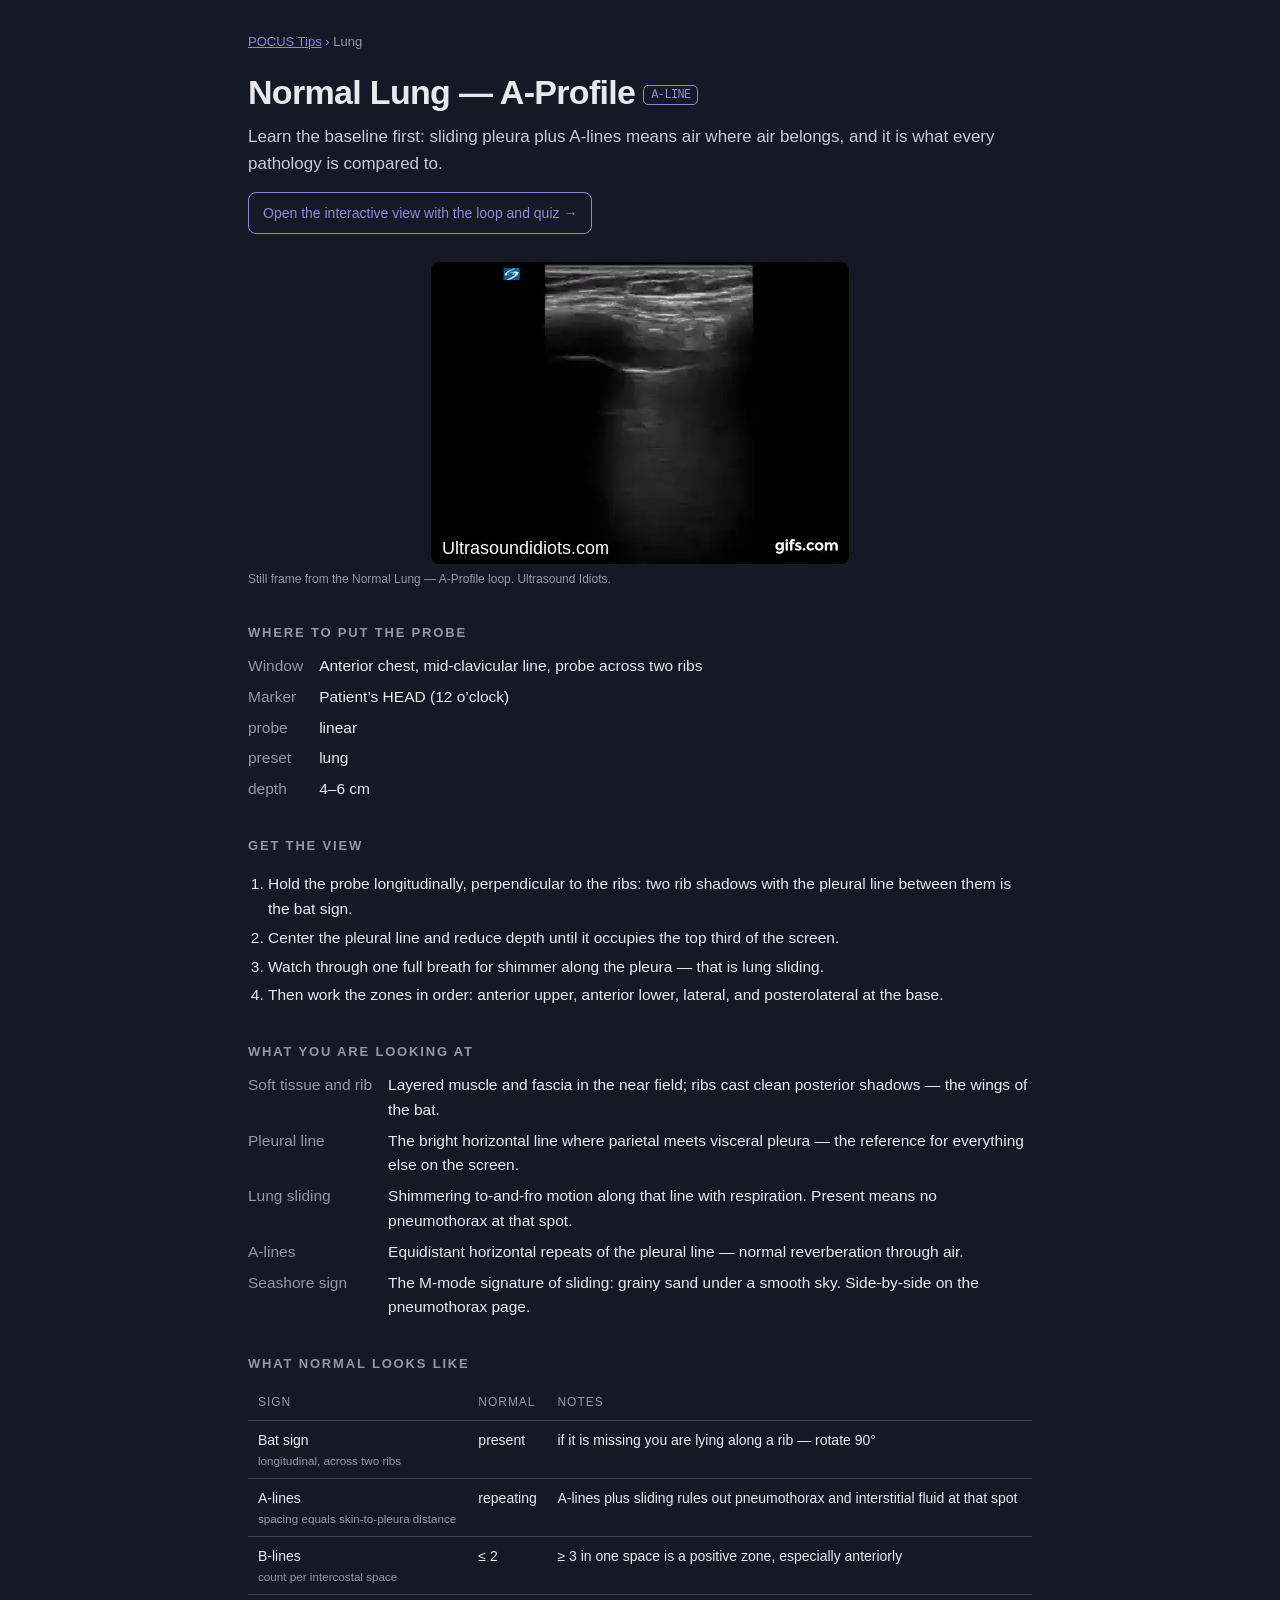
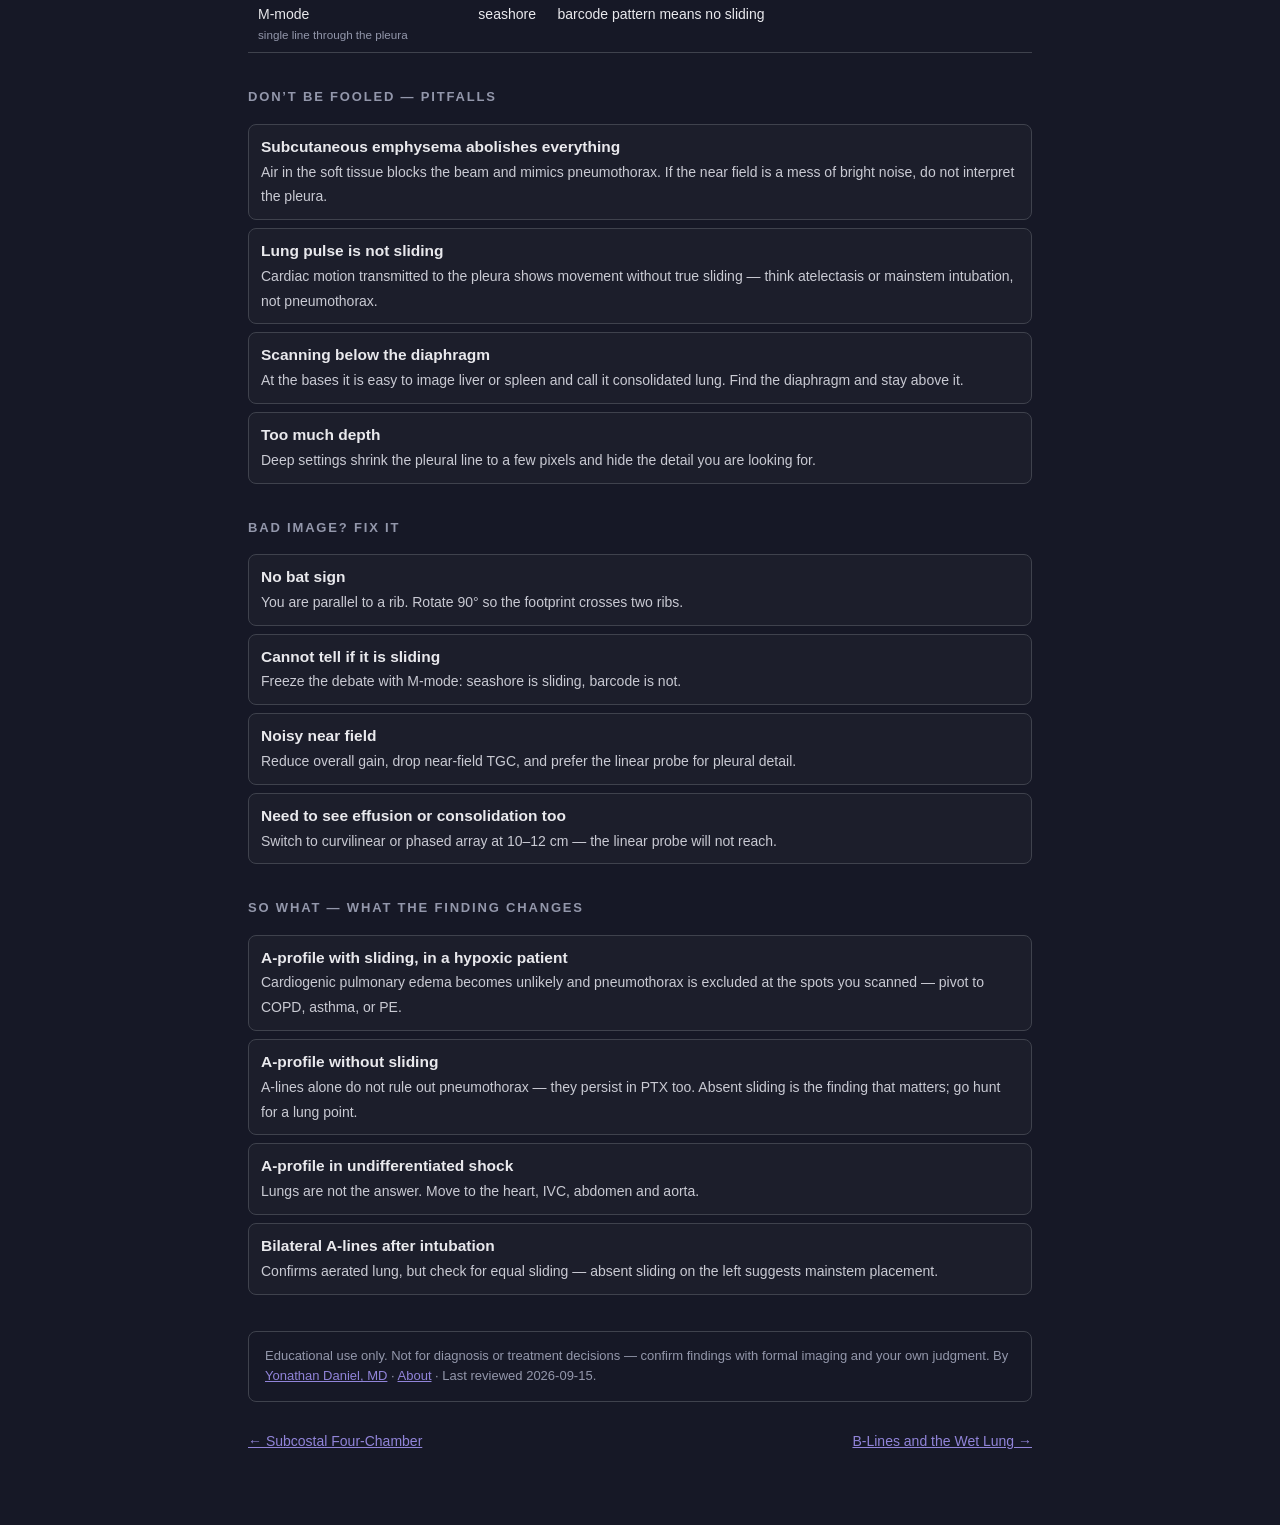
<file: views/lung-normal.html>
<!DOCTYPE html>
<html lang="en">
<head>
<meta charset="utf-8">
<meta name="viewport" content="width=device-width, initial-scale=1">
<title>Normal Lung — A-Profile (A-LINE) — POCUS Tips</title>
<meta name="description" content="Normal Lung — A-Profile (A-LINE) point-of-care ultrasound: Learn the baseline first: sliding pleura plus A-lines means air where air belongs, and it is…">
<link rel="canonical" href="https://pocustips.netlify.app/views/lung-normal.html">
<meta name="theme-color" content="#161826">
<meta property="og:type" content="article">
<meta property="og:site_name" content="POCUS Tips">
<meta property="og:title" content="Normal Lung — A-Profile (A-LINE) — POCUS Tips">
<meta property="og:description" content="Learn the baseline first: sliding pleura plus A-lines means air where air belongs, and it is what every pathology is compared to.">
<meta property="og:url" content="https://pocustips.netlify.app/views/lung-normal.html">
<meta property="og:image" content="https://pocustips.netlify.app/assets/posters/lung-normal.webp">
<meta name="twitter:card" content="summary_large_image">
<link rel="icon" href="../favicon.svg" type="image/svg+xml">
<script type="application/ld+json">{"@context":"https://schema.org","@type":"MedicalWebPage","name":"Normal Lung — A-Profile (A-LINE) — POCUS Tips","headline":"Normal Lung — A-Profile","description":"Learn the baseline first: sliding pleura plus A-lines means air where air belongs, and it is what every pathology is compared to.","url":"https://pocustips.netlify.app/views/lung-normal.html","image":"https://pocustips.netlify.app/assets/posters/lung-normal.webp","lastReviewed":"2026-09-15","inLanguage":"en-US","audience":{"@type":"MedicalAudience","audienceType":"Clinician"},"author":{"@type":"Person","name":"Yonathan Daniel, MD","url":"https://yonathan.online"},"isPartOf":{"@type":"WebSite","name":"POCUS Tips","url":"https://pocustips.netlify.app/"}}</script>
<style>
  :root { --bg:#161826; --surface:#1c1e2b; --text:#e9e9ed; --muted:#9397ab; --line:#3f424d; --accent:#9184d9; --accent-2:#d2cefd; }
  * { box-sizing: border-box; }
  body { margin:0; background:var(--bg); color:var(--text); font:15.5px/1.6 -apple-system, BlinkMacSystemFont, "Segoe UI", Inter, sans-serif; }
  main { max-width: 820px; margin: 0 auto; padding: 32px 18px 72px; }
  a { color: var(--accent); }
  .crumb { font-size: 13px; color: var(--muted); }
  .open { display:inline-block; margin: 14px 0 6px; padding: 9px 14px; border:1px solid var(--accent); border-radius:8px; text-decoration:none; font-size:14px; }
  h1 { font-size: clamp(26px, 5vw, 34px); letter-spacing: -0.02em; margin: 12px 0 4px; }
  h1 small { font: 12px ui-monospace, SFMono-Regular, Menlo, monospace; color: var(--accent); border:1px solid var(--accent); border-radius:5px; padding:2px 7px; vertical-align: middle; margin-left: 8px; }
  h2 { font-size: 13px; letter-spacing: .14em; text-transform: uppercase; color: var(--muted); margin: 34px 0 10px; }
  .lede { font-size: 17px; color: #c9cad3; margin: 0; }
  figure { margin: 22px 0 0; } figure img { max-width: 100%; max-height: 440px; width: auto; height: auto; border-radius: 8px; background: #000; display: block; margin: 0 auto; }
  figcaption { font-size: 12px; color: var(--muted); margin-top: 6px; }
  dl { display:grid; grid-template-columns: max-content 1fr; gap: 6px 16px; margin: 0; } dt { color: var(--muted); } dd { margin: 0; }
  ol, ul { padding-left: 20px; } li { margin: 4px 0; }
  ul.cards { list-style: none; padding: 0; display: grid; gap: 8px; }
  ul.cards li { background: var(--surface); border: 1px solid var(--line); border-radius: 8px; padding: 10px 12px; margin: 0; }
  ul.cards strong { display:block; font-weight: 600; } ul.cards span { color: #c9cad3; font-size: 14px; }
  .table { overflow-x: auto; } table { border-collapse: collapse; width: 100%; font-size: 14px; }
  th, td { text-align: left; vertical-align: top; padding: 8px 10px; border-bottom: 1px solid var(--line); }
  th { color: var(--muted); font-weight: 500; font-size: 12px; text-transform: uppercase; letter-spacing: .08em; }
  td small { display:block; color: var(--muted); }
  .note { margin-top: 36px; padding: 14px 16px; border: 1px solid var(--line); border-radius: 8px; font-size: 13px; color: var(--muted); }
  nav.pager { display:flex; justify-content: space-between; gap: 12px; margin-top: 28px; font-size: 14px; }
</style>
</head>
<body>
<main>
  <div class="crumb"><a href="../">POCUS Tips</a> › Lung</div>
  <h1>Normal Lung — A-Profile<small>A-LINE</small></h1>
  <p class="lede">Learn the baseline first: sliding pleura plus A-lines means air where air belongs, and it is what every pathology is compared to.</p>
  <a class="open" href="../#lung-normal">Open the interactive view with the loop and quiz →</a>
  <figure><img src="../assets/posters/lung-normal.webp" alt="Normal Lung — A-Profile ultrasound frame" loading="lazy"><figcaption>Still frame from the Normal Lung — A-Profile loop. Ultrasound Idiots.</figcaption></figure>
  <section><h2>Where to put the probe</h2>
<dl><dt>Window</dt><dd>Anterior chest, mid-clavicular line, probe across two ribs</dd><dt>Marker</dt><dd>Patient’s HEAD (12 o’clock)</dd><dt>probe</dt><dd>linear</dd>
<dt>preset</dt><dd>lung</dd>
<dt>depth</dt><dd>4–6 cm</dd></dl>
</section>
  <section><h2>Get the view</h2>
<ol><li>Hold the probe longitudinally, perpendicular to the ribs: two rib shadows with the pleural line between them is the bat sign.</li>
<li>Center the pleural line and reduce depth until it occupies the top third of the screen.</li>
<li>Watch through one full breath for shimmer along the pleura — that is lung sliding.</li>
<li>Then work the zones in order: anterior upper, anterior lower, lateral, and posterolateral at the base.</li></ol>
</section>
  <section><h2>What you are looking at</h2>
<dl><dt>Soft tissue and rib</dt><dd>Layered muscle and fascia in the near field; ribs cast clean posterior shadows — the wings of the bat.</dd>
<dt>Pleural line</dt><dd>The bright horizontal line where parietal meets visceral pleura — the reference for everything else on the screen.</dd>
<dt>Lung sliding</dt><dd>Shimmering to-and-fro motion along that line with respiration. Present means no pneumothorax at that spot.</dd>
<dt>A-lines</dt><dd>Equidistant horizontal repeats of the pleural line — normal reverberation through air.</dd>
<dt>Seashore sign</dt><dd>The M-mode signature of sliding: grainy sand under a smooth sky. Side-by-side on the pneumothorax page.</dd></dl>
</section>
  
  <section><h2>What normal looks like</h2>
<div class="table"><table><thead><tr><th>Sign</th><th>Normal</th><th>Notes</th></tr></thead><tbody><tr><td>Bat sign<small>longitudinal, across two ribs</small></td><td>present</td><td>if it is missing you are lying along a rib — rotate 90°</td></tr>
<tr><td>A-lines<small>spacing equals skin-to-pleura distance</small></td><td>repeating</td><td>A-lines plus sliding rules out pneumothorax and interstitial fluid at that spot</td></tr>
<tr><td>B-lines<small>count per intercostal space</small></td><td>≤ 2</td><td>≥ 3 in one space is a positive zone, especially anteriorly</td></tr>
<tr><td>M-mode<small>single line through the pleura</small></td><td>seashore</td><td>barcode pattern means no sliding</td></tr></tbody></table></div>
</section>
  <section><h2>Don’t be fooled — pitfalls</h2>
<ul class="cards"><li><strong>Subcutaneous emphysema abolishes everything</strong><span>Air in the soft tissue blocks the beam and mimics pneumothorax. If the near field is a mess of bright noise, do not interpret the pleura.</span></li>
<li><strong>Lung pulse is not sliding</strong><span>Cardiac motion transmitted to the pleura shows movement without true sliding — think atelectasis or mainstem intubation, not pneumothorax.</span></li>
<li><strong>Scanning below the diaphragm</strong><span>At the bases it is easy to image liver or spleen and call it consolidated lung. Find the diaphragm and stay above it.</span></li>
<li><strong>Too much depth</strong><span>Deep settings shrink the pleural line to a few pixels and hide the detail you are looking for.</span></li></ul>
</section>
  <section><h2>Bad image? Fix it</h2>
<ul class="cards"><li><strong>No bat sign</strong><span>You are parallel to a rib. Rotate 90° so the footprint crosses two ribs.</span></li>
<li><strong>Cannot tell if it is sliding</strong><span>Freeze the debate with M-mode: seashore is sliding, barcode is not.</span></li>
<li><strong>Noisy near field</strong><span>Reduce overall gain, drop near-field TGC, and prefer the linear probe for pleural detail.</span></li>
<li><strong>Need to see effusion or consolidation too</strong><span>Switch to curvilinear or phased array at 10–12 cm — the linear probe will not reach.</span></li></ul>
</section>
  <section><h2>So what — what the finding changes</h2>
<ul class="cards"><li><strong>A-profile with sliding, in a hypoxic patient</strong><span>Cardiogenic pulmonary edema becomes unlikely and pneumothorax is excluded at the spots you scanned — pivot to COPD, asthma, or PE.</span></li>
<li><strong>A-profile without sliding</strong><span>A-lines alone do not rule out pneumothorax — they persist in PTX too. Absent sliding is the finding that matters; go hunt for a lung point.</span></li>
<li><strong>A-profile in undifferentiated shock</strong><span>Lungs are not the answer. Move to the heart, IVC, abdomen and aorta.</span></li>
<li><strong>Bilateral A-lines after intubation</strong><span>Confirms aerated lung, but check for equal sliding — absent sliding on the left suggests mainstem placement.</span></li></ul>
</section>
  <p class="note">Educational use only. Not for diagnosis or treatment decisions — confirm findings with formal imaging and your own judgment. By <a href="https://yonathan.online">Yonathan Daniel, MD</a> · <a href="../about.html">About</a> · Last reviewed 2026-09-15.</p>
  <nav class="pager" aria-label="Other views"><a href="subc.html">← Subcostal Four-Chamber</a><a href="lung-wet.html">B-Lines and the Wet Lung →</a></nav>
</main>
</body>
</html>
</file>
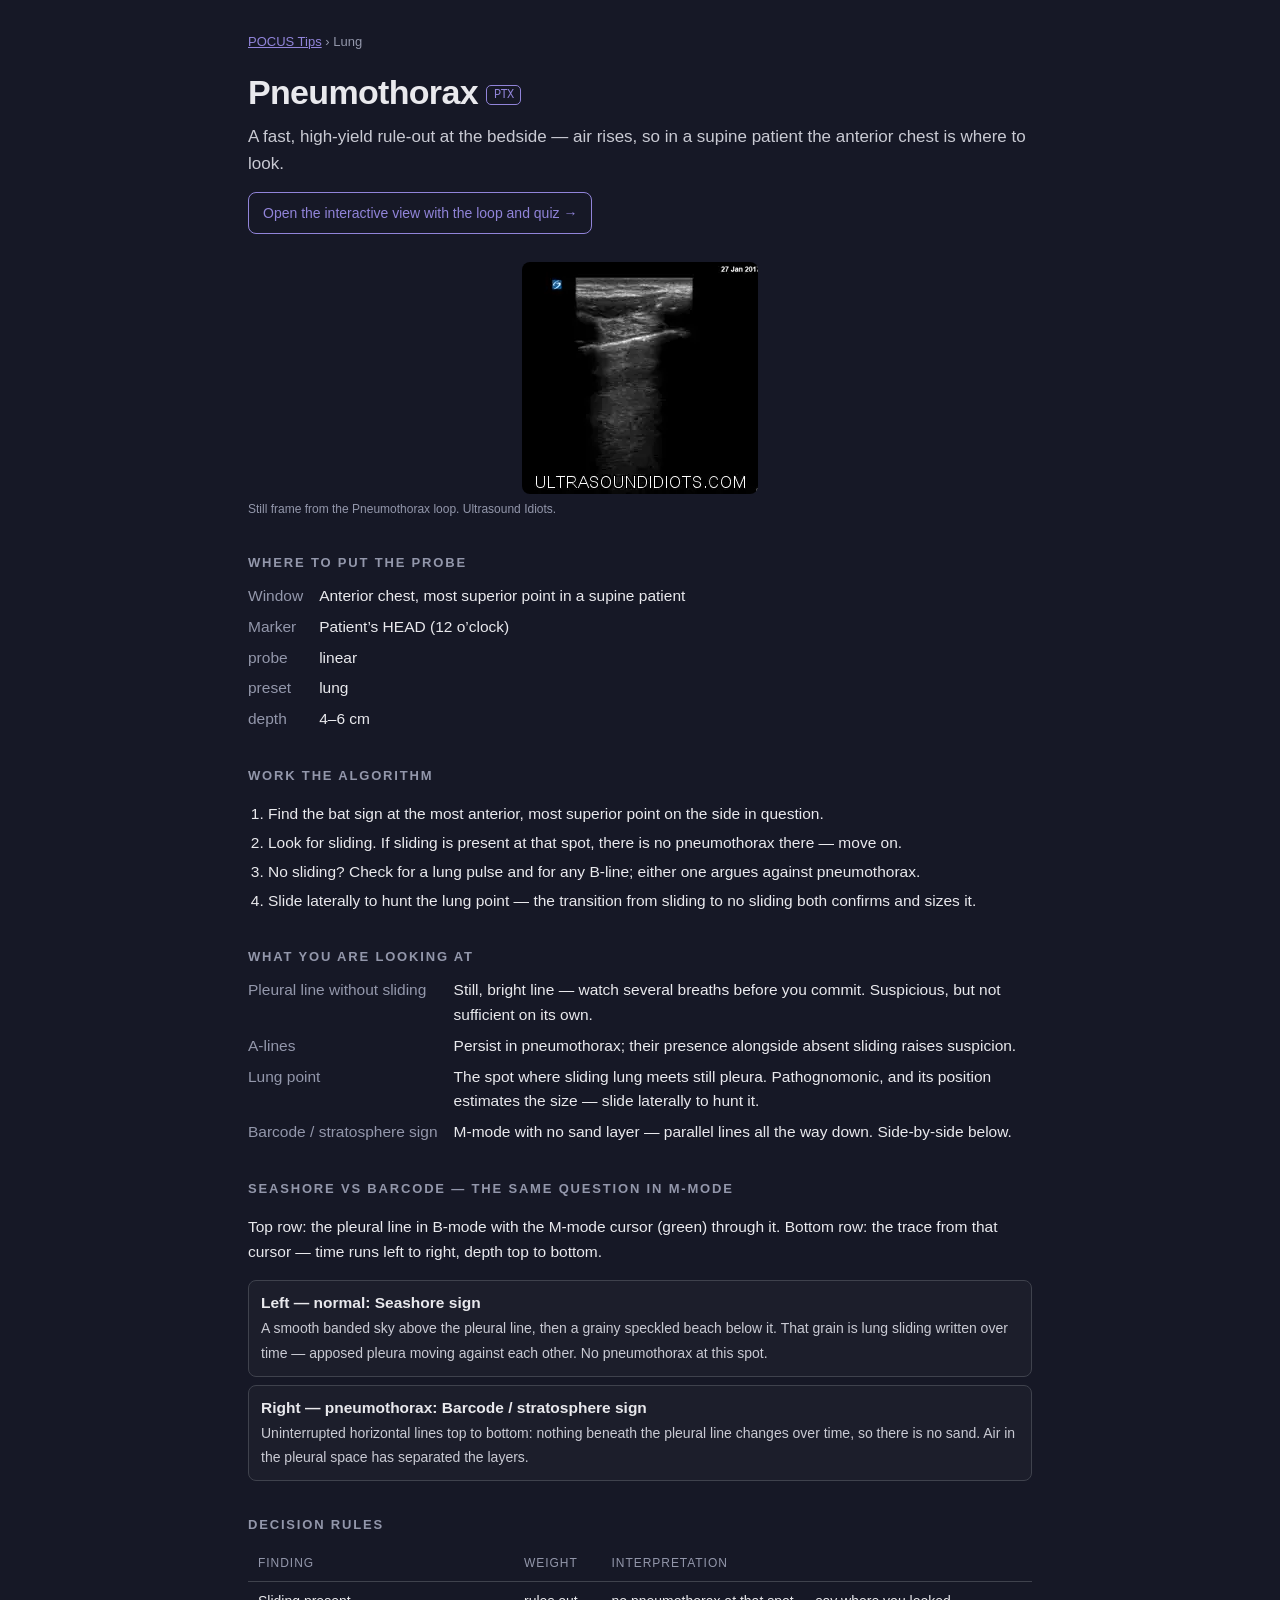
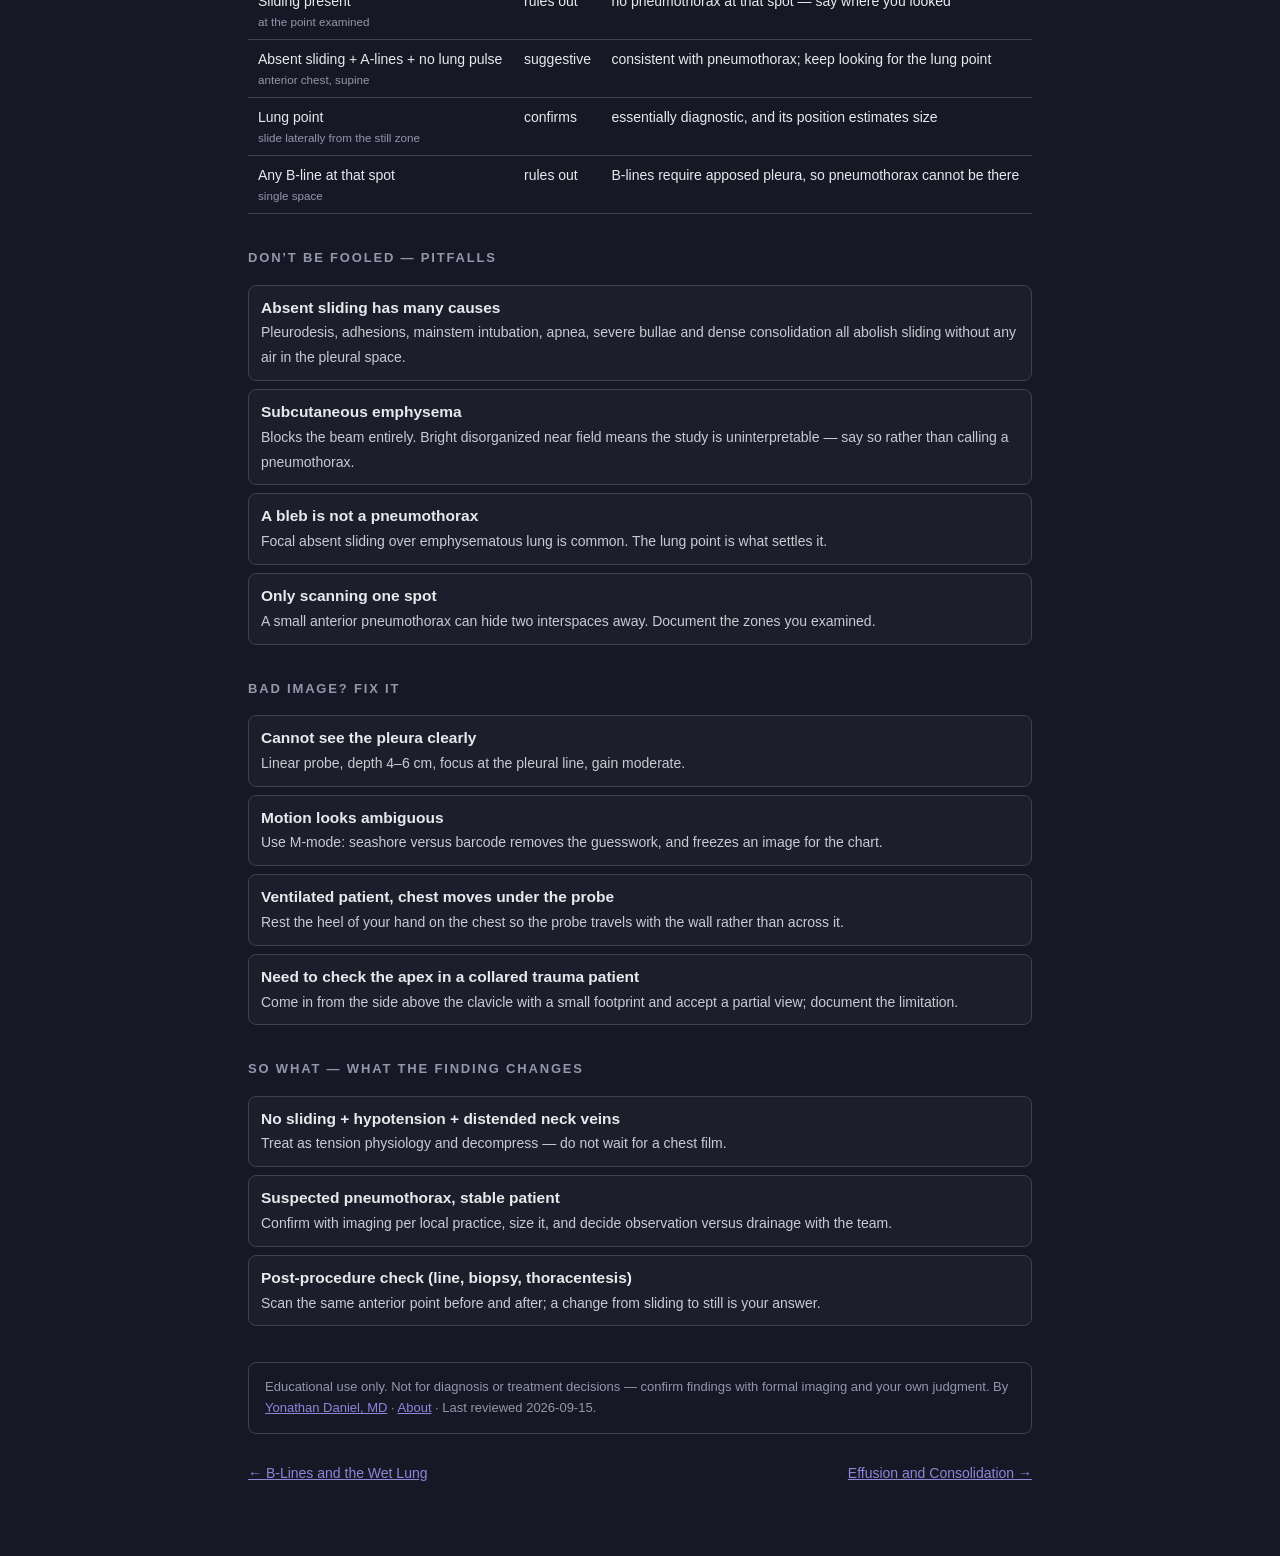
<file: views/lung-ptx.html>
<!DOCTYPE html>
<html lang="en">
<head>
<meta charset="utf-8">
<meta name="viewport" content="width=device-width, initial-scale=1">
<title>Pneumothorax (PTX) — POCUS Tips</title>
<meta name="description" content="Pneumothorax (PTX) point-of-care ultrasound: A fast, high-yield rule-out at the bedside — air rises, so in a supine patient the anterior chest is where to…">
<link rel="canonical" href="https://pocustips.netlify.app/views/lung-ptx.html">
<meta name="theme-color" content="#161826">
<meta property="og:type" content="article">
<meta property="og:site_name" content="POCUS Tips">
<meta property="og:title" content="Pneumothorax (PTX) — POCUS Tips">
<meta property="og:description" content="A fast, high-yield rule-out at the bedside — air rises, so in a supine patient the anterior chest is where to look.">
<meta property="og:url" content="https://pocustips.netlify.app/views/lung-ptx.html">
<meta property="og:image" content="https://pocustips.netlify.app/assets/posters/lung-ptx.webp">
<meta name="twitter:card" content="summary_large_image">
<link rel="icon" href="../favicon.svg" type="image/svg+xml">
<script type="application/ld+json">{"@context":"https://schema.org","@type":"MedicalWebPage","name":"Pneumothorax (PTX) — POCUS Tips","headline":"Pneumothorax","description":"A fast, high-yield rule-out at the bedside — air rises, so in a supine patient the anterior chest is where to look.","url":"https://pocustips.netlify.app/views/lung-ptx.html","image":"https://pocustips.netlify.app/assets/posters/lung-ptx.webp","lastReviewed":"2026-09-15","inLanguage":"en-US","audience":{"@type":"MedicalAudience","audienceType":"Clinician"},"author":{"@type":"Person","name":"Yonathan Daniel, MD","url":"https://yonathan.online"},"isPartOf":{"@type":"WebSite","name":"POCUS Tips","url":"https://pocustips.netlify.app/"}}</script>
<style>
  :root { --bg:#161826; --surface:#1c1e2b; --text:#e9e9ed; --muted:#9397ab; --line:#3f424d; --accent:#9184d9; --accent-2:#d2cefd; }
  * { box-sizing: border-box; }
  body { margin:0; background:var(--bg); color:var(--text); font:15.5px/1.6 -apple-system, BlinkMacSystemFont, "Segoe UI", Inter, sans-serif; }
  main { max-width: 820px; margin: 0 auto; padding: 32px 18px 72px; }
  a { color: var(--accent); }
  .crumb { font-size: 13px; color: var(--muted); }
  .open { display:inline-block; margin: 14px 0 6px; padding: 9px 14px; border:1px solid var(--accent); border-radius:8px; text-decoration:none; font-size:14px; }
  h1 { font-size: clamp(26px, 5vw, 34px); letter-spacing: -0.02em; margin: 12px 0 4px; }
  h1 small { font: 12px ui-monospace, SFMono-Regular, Menlo, monospace; color: var(--accent); border:1px solid var(--accent); border-radius:5px; padding:2px 7px; vertical-align: middle; margin-left: 8px; }
  h2 { font-size: 13px; letter-spacing: .14em; text-transform: uppercase; color: var(--muted); margin: 34px 0 10px; }
  .lede { font-size: 17px; color: #c9cad3; margin: 0; }
  figure { margin: 22px 0 0; } figure img { max-width: 100%; max-height: 440px; width: auto; height: auto; border-radius: 8px; background: #000; display: block; margin: 0 auto; }
  figcaption { font-size: 12px; color: var(--muted); margin-top: 6px; }
  dl { display:grid; grid-template-columns: max-content 1fr; gap: 6px 16px; margin: 0; } dt { color: var(--muted); } dd { margin: 0; }
  ol, ul { padding-left: 20px; } li { margin: 4px 0; }
  ul.cards { list-style: none; padding: 0; display: grid; gap: 8px; }
  ul.cards li { background: var(--surface); border: 1px solid var(--line); border-radius: 8px; padding: 10px 12px; margin: 0; }
  ul.cards strong { display:block; font-weight: 600; } ul.cards span { color: #c9cad3; font-size: 14px; }
  .table { overflow-x: auto; } table { border-collapse: collapse; width: 100%; font-size: 14px; }
  th, td { text-align: left; vertical-align: top; padding: 8px 10px; border-bottom: 1px solid var(--line); }
  th { color: var(--muted); font-weight: 500; font-size: 12px; text-transform: uppercase; letter-spacing: .08em; }
  td small { display:block; color: var(--muted); }
  .note { margin-top: 36px; padding: 14px 16px; border: 1px solid var(--line); border-radius: 8px; font-size: 13px; color: var(--muted); }
  nav.pager { display:flex; justify-content: space-between; gap: 12px; margin-top: 28px; font-size: 14px; }
</style>
</head>
<body>
<main>
  <div class="crumb"><a href="../">POCUS Tips</a> › Lung</div>
  <h1>Pneumothorax<small>PTX</small></h1>
  <p class="lede">A fast, high-yield rule-out at the bedside — air rises, so in a supine patient the anterior chest is where to look.</p>
  <a class="open" href="../#lung-ptx">Open the interactive view with the loop and quiz →</a>
  <figure><img src="../assets/posters/lung-ptx.webp" alt="Pneumothorax ultrasound frame" loading="lazy"><figcaption>Still frame from the Pneumothorax loop. Ultrasound Idiots.</figcaption></figure>
  <section><h2>Where to put the probe</h2>
<dl><dt>Window</dt><dd>Anterior chest, most superior point in a supine patient</dd><dt>Marker</dt><dd>Patient’s HEAD (12 o’clock)</dd><dt>probe</dt><dd>linear</dd>
<dt>preset</dt><dd>lung</dd>
<dt>depth</dt><dd>4–6 cm</dd></dl>
</section>
  <section><h2>Work the algorithm</h2>
<ol><li>Find the bat sign at the most anterior, most superior point on the side in question.</li>
<li>Look for sliding. If sliding is present at that spot, there is no pneumothorax there — move on.</li>
<li>No sliding? Check for a lung pulse and for any B-line; either one argues against pneumothorax.</li>
<li>Slide laterally to hunt the lung point — the transition from sliding to no sliding both confirms and sizes it.</li></ol>
</section>
  <section><h2>What you are looking at</h2>
<dl><dt>Pleural line without sliding</dt><dd>Still, bright line — watch several breaths before you commit. Suspicious, but not sufficient on its own.</dd>
<dt>A-lines</dt><dd>Persist in pneumothorax; their presence alongside absent sliding raises suspicion.</dd>
<dt>Lung point</dt><dd>The spot where sliding lung meets still pleura. Pathognomonic, and its position estimates the size — slide laterally to hunt it.</dd>
<dt>Barcode / stratosphere sign</dt><dd>M-mode with no sand layer — parallel lines all the way down. Side-by-side below.</dd></dl>
</section>
  <section><h2>Seashore vs barcode — the same question in M-mode</h2>
<p>Top row: the pleural line in B-mode with the M-mode cursor (green) through it. Bottom row: the trace from that cursor — time runs left to right, depth top to bottom.</p><ul class="cards"><li><strong>Left — normal: Seashore sign</strong><span>A smooth banded sky above the pleural line, then a grainy speckled beach below it. That grain is lung sliding written over time — apposed pleura moving against each other. No pneumothorax at this spot.</span></li>
<li><strong>Right — pneumothorax: Barcode / stratosphere sign</strong><span>Uninterrupted horizontal lines top to bottom: nothing beneath the pleural line changes over time, so there is no sand. Air in the pleural space has separated the layers.</span></li></ul>
</section>
  <section><h2>Decision rules</h2>
<div class="table"><table><thead><tr><th>Finding</th><th>Weight</th><th>Interpretation</th></tr></thead><tbody><tr><td>Sliding present<small>at the point examined</small></td><td>rules out</td><td>no pneumothorax at that spot — say where you looked</td></tr>
<tr><td>Absent sliding + A-lines + no lung pulse<small>anterior chest, supine</small></td><td>suggestive</td><td>consistent with pneumothorax; keep looking for the lung point</td></tr>
<tr><td>Lung point<small>slide laterally from the still zone</small></td><td>confirms</td><td>essentially diagnostic, and its position estimates size</td></tr>
<tr><td>Any B-line at that spot<small>single space</small></td><td>rules out</td><td>B-lines require apposed pleura, so pneumothorax cannot be there</td></tr></tbody></table></div>
</section>
  <section><h2>Don’t be fooled — pitfalls</h2>
<ul class="cards"><li><strong>Absent sliding has many causes</strong><span>Pleurodesis, adhesions, mainstem intubation, apnea, severe bullae and dense consolidation all abolish sliding without any air in the pleural space.</span></li>
<li><strong>Subcutaneous emphysema</strong><span>Blocks the beam entirely. Bright disorganized near field means the study is uninterpretable — say so rather than calling a pneumothorax.</span></li>
<li><strong>A bleb is not a pneumothorax</strong><span>Focal absent sliding over emphysematous lung is common. The lung point is what settles it.</span></li>
<li><strong>Only scanning one spot</strong><span>A small anterior pneumothorax can hide two interspaces away. Document the zones you examined.</span></li></ul>
</section>
  <section><h2>Bad image? Fix it</h2>
<ul class="cards"><li><strong>Cannot see the pleura clearly</strong><span>Linear probe, depth 4–6 cm, focus at the pleural line, gain moderate.</span></li>
<li><strong>Motion looks ambiguous</strong><span>Use M-mode: seashore versus barcode removes the guesswork, and freezes an image for the chart.</span></li>
<li><strong>Ventilated patient, chest moves under the probe</strong><span>Rest the heel of your hand on the chest so the probe travels with the wall rather than across it.</span></li>
<li><strong>Need to check the apex in a collared trauma patient</strong><span>Come in from the side above the clavicle with a small footprint and accept a partial view; document the limitation.</span></li></ul>
</section>
  <section><h2>So what — what the finding changes</h2>
<ul class="cards"><li><strong>No sliding + hypotension + distended neck veins</strong><span>Treat as tension physiology and decompress — do not wait for a chest film.</span></li>
<li><strong>Suspected pneumothorax, stable patient</strong><span>Confirm with imaging per local practice, size it, and decide observation versus drainage with the team.</span></li>
<li><strong>Post-procedure check (line, biopsy, thoracentesis)</strong><span>Scan the same anterior point before and after; a change from sliding to still is your answer.</span></li></ul>
</section>
  <p class="note">Educational use only. Not for diagnosis or treatment decisions — confirm findings with formal imaging and your own judgment. By <a href="https://yonathan.online">Yonathan Daniel, MD</a> · <a href="../about.html">About</a> · Last reviewed 2026-09-15.</p>
  <nav class="pager" aria-label="Other views"><a href="lung-wet.html">← B-Lines and the Wet Lung</a><a href="lung-fluid.html">Effusion and Consolidation →</a></nav>
</main>
</body>
</html>
</file>
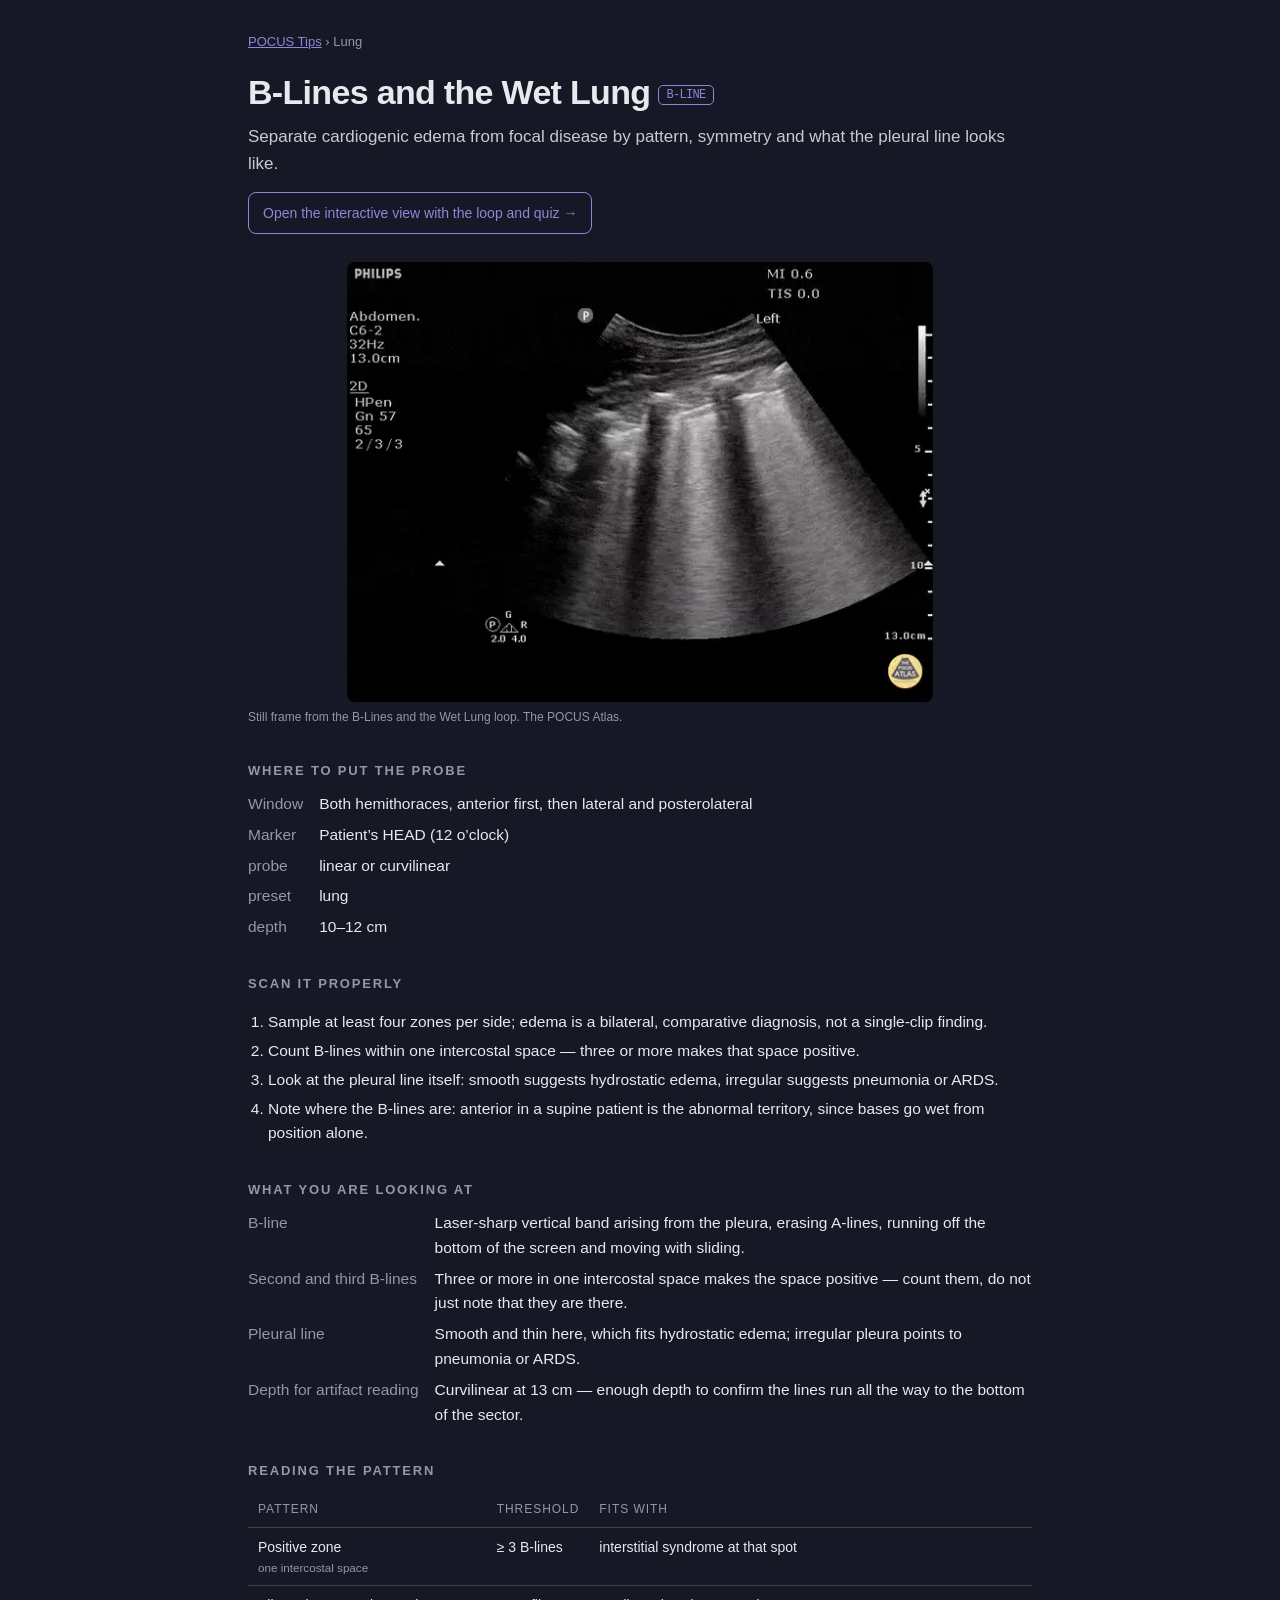
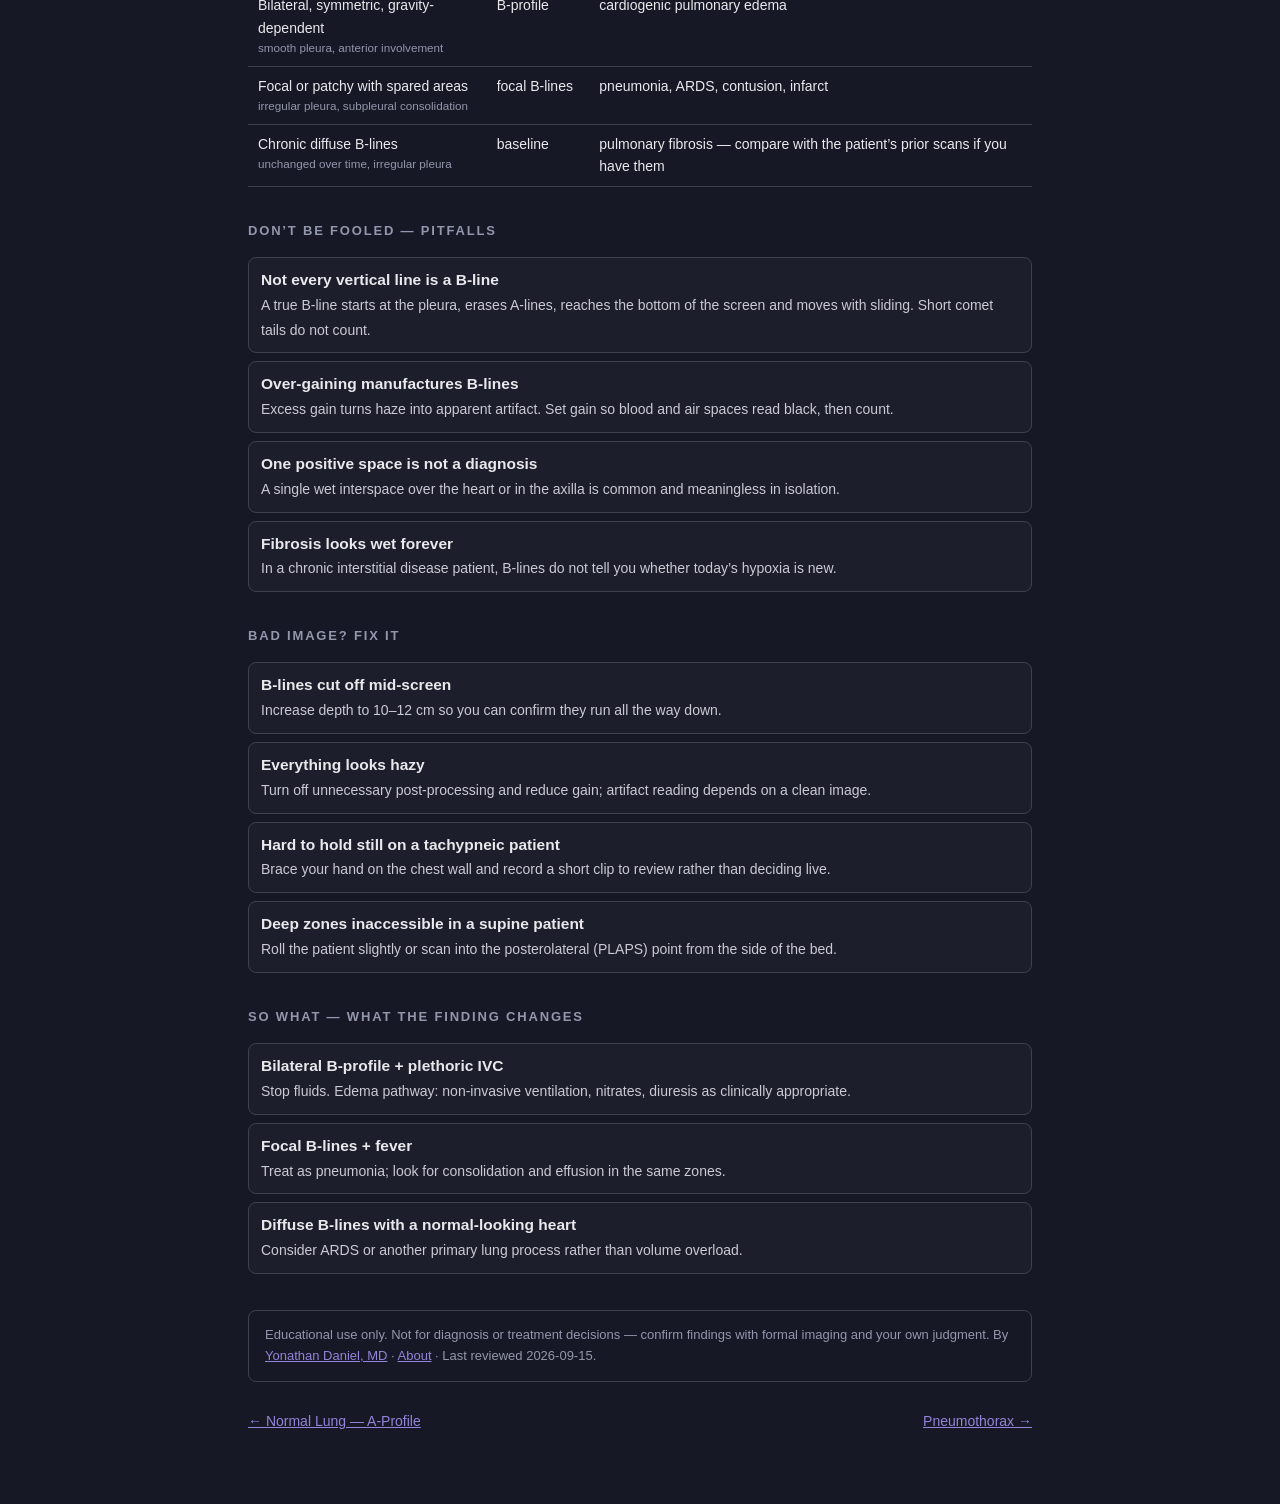
<file: views/lung-wet.html>
<!DOCTYPE html>
<html lang="en">
<head>
<meta charset="utf-8">
<meta name="viewport" content="width=device-width, initial-scale=1">
<title>B-Lines and the Wet Lung (B-LINE) — POCUS Tips</title>
<meta name="description" content="B-Lines and the Wet Lung (B-LINE) point-of-care ultrasound: Separate cardiogenic edema from focal disease by pattern, symmetry and what the pleural line…">
<link rel="canonical" href="https://pocustips.netlify.app/views/lung-wet.html">
<meta name="theme-color" content="#161826">
<meta property="og:type" content="article">
<meta property="og:site_name" content="POCUS Tips">
<meta property="og:title" content="B-Lines and the Wet Lung (B-LINE) — POCUS Tips">
<meta property="og:description" content="Separate cardiogenic edema from focal disease by pattern, symmetry and what the pleural line looks like.">
<meta property="og:url" content="https://pocustips.netlify.app/views/lung-wet.html">
<meta property="og:image" content="https://pocustips.netlify.app/assets/posters/lung-blines.webp">
<meta name="twitter:card" content="summary_large_image">
<link rel="icon" href="../favicon.svg" type="image/svg+xml">
<script type="application/ld+json">{"@context":"https://schema.org","@type":"MedicalWebPage","name":"B-Lines and the Wet Lung (B-LINE) — POCUS Tips","headline":"B-Lines and the Wet Lung","description":"Separate cardiogenic edema from focal disease by pattern, symmetry and what the pleural line looks like.","url":"https://pocustips.netlify.app/views/lung-wet.html","image":"https://pocustips.netlify.app/assets/posters/lung-blines.webp","lastReviewed":"2026-09-15","inLanguage":"en-US","audience":{"@type":"MedicalAudience","audienceType":"Clinician"},"author":{"@type":"Person","name":"Yonathan Daniel, MD","url":"https://yonathan.online"},"isPartOf":{"@type":"WebSite","name":"POCUS Tips","url":"https://pocustips.netlify.app/"}}</script>
<style>
  :root { --bg:#161826; --surface:#1c1e2b; --text:#e9e9ed; --muted:#9397ab; --line:#3f424d; --accent:#9184d9; --accent-2:#d2cefd; }
  * { box-sizing: border-box; }
  body { margin:0; background:var(--bg); color:var(--text); font:15.5px/1.6 -apple-system, BlinkMacSystemFont, "Segoe UI", Inter, sans-serif; }
  main { max-width: 820px; margin: 0 auto; padding: 32px 18px 72px; }
  a { color: var(--accent); }
  .crumb { font-size: 13px; color: var(--muted); }
  .open { display:inline-block; margin: 14px 0 6px; padding: 9px 14px; border:1px solid var(--accent); border-radius:8px; text-decoration:none; font-size:14px; }
  h1 { font-size: clamp(26px, 5vw, 34px); letter-spacing: -0.02em; margin: 12px 0 4px; }
  h1 small { font: 12px ui-monospace, SFMono-Regular, Menlo, monospace; color: var(--accent); border:1px solid var(--accent); border-radius:5px; padding:2px 7px; vertical-align: middle; margin-left: 8px; }
  h2 { font-size: 13px; letter-spacing: .14em; text-transform: uppercase; color: var(--muted); margin: 34px 0 10px; }
  .lede { font-size: 17px; color: #c9cad3; margin: 0; }
  figure { margin: 22px 0 0; } figure img { max-width: 100%; max-height: 440px; width: auto; height: auto; border-radius: 8px; background: #000; display: block; margin: 0 auto; }
  figcaption { font-size: 12px; color: var(--muted); margin-top: 6px; }
  dl { display:grid; grid-template-columns: max-content 1fr; gap: 6px 16px; margin: 0; } dt { color: var(--muted); } dd { margin: 0; }
  ol, ul { padding-left: 20px; } li { margin: 4px 0; }
  ul.cards { list-style: none; padding: 0; display: grid; gap: 8px; }
  ul.cards li { background: var(--surface); border: 1px solid var(--line); border-radius: 8px; padding: 10px 12px; margin: 0; }
  ul.cards strong { display:block; font-weight: 600; } ul.cards span { color: #c9cad3; font-size: 14px; }
  .table { overflow-x: auto; } table { border-collapse: collapse; width: 100%; font-size: 14px; }
  th, td { text-align: left; vertical-align: top; padding: 8px 10px; border-bottom: 1px solid var(--line); }
  th { color: var(--muted); font-weight: 500; font-size: 12px; text-transform: uppercase; letter-spacing: .08em; }
  td small { display:block; color: var(--muted); }
  .note { margin-top: 36px; padding: 14px 16px; border: 1px solid var(--line); border-radius: 8px; font-size: 13px; color: var(--muted); }
  nav.pager { display:flex; justify-content: space-between; gap: 12px; margin-top: 28px; font-size: 14px; }
</style>
</head>
<body>
<main>
  <div class="crumb"><a href="../">POCUS Tips</a> › Lung</div>
  <h1>B-Lines and the Wet Lung<small>B-LINE</small></h1>
  <p class="lede">Separate cardiogenic edema from focal disease by pattern, symmetry and what the pleural line looks like.</p>
  <a class="open" href="../#lung-wet">Open the interactive view with the loop and quiz →</a>
  <figure><img src="../assets/posters/lung-blines.webp" alt="B-Lines and the Wet Lung ultrasound frame" loading="lazy"><figcaption>Still frame from the B-Lines and the Wet Lung loop. The POCUS Atlas.</figcaption></figure>
  <section><h2>Where to put the probe</h2>
<dl><dt>Window</dt><dd>Both hemithoraces, anterior first, then lateral and posterolateral</dd><dt>Marker</dt><dd>Patient’s HEAD (12 o’clock)</dd><dt>probe</dt><dd>linear or curvilinear</dd>
<dt>preset</dt><dd>lung</dd>
<dt>depth</dt><dd>10–12 cm</dd></dl>
</section>
  <section><h2>Scan it properly</h2>
<ol><li>Sample at least four zones per side; edema is a bilateral, comparative diagnosis, not a single-clip finding.</li>
<li>Count B-lines within one intercostal space — three or more makes that space positive.</li>
<li>Look at the pleural line itself: smooth suggests hydrostatic edema, irregular suggests pneumonia or ARDS.</li>
<li>Note where the B-lines are: anterior in a supine patient is the abnormal territory, since bases go wet from position alone.</li></ol>
</section>
  <section><h2>What you are looking at</h2>
<dl><dt>B-line</dt><dd>Laser-sharp vertical band arising from the pleura, erasing A-lines, running off the bottom of the screen and moving with sliding.</dd>
<dt>Second and third B-lines</dt><dd>Three or more in one intercostal space makes the space positive — count them, do not just note that they are there.</dd>
<dt>Pleural line</dt><dd>Smooth and thin here, which fits hydrostatic edema; irregular pleura points to pneumonia or ARDS.</dd>
<dt>Depth for artifact reading</dt><dd>Curvilinear at 13 cm — enough depth to confirm the lines run all the way to the bottom of the sector.</dd></dl>
</section>
  
  <section><h2>Reading the pattern</h2>
<div class="table"><table><thead><tr><th>Pattern</th><th>Threshold</th><th>Fits with</th></tr></thead><tbody><tr><td>Positive zone<small>one intercostal space</small></td><td>≥ 3 B-lines</td><td>interstitial syndrome at that spot</td></tr>
<tr><td>Bilateral, symmetric, gravity-dependent<small>smooth pleura, anterior involvement</small></td><td>B-profile</td><td>cardiogenic pulmonary edema</td></tr>
<tr><td>Focal or patchy with spared areas<small>irregular pleura, subpleural consolidation</small></td><td>focal B-lines</td><td>pneumonia, ARDS, contusion, infarct</td></tr>
<tr><td>Chronic diffuse B-lines<small>unchanged over time, irregular pleura</small></td><td>baseline</td><td>pulmonary fibrosis — compare with the patient’s prior scans if you have them</td></tr></tbody></table></div>
</section>
  <section><h2>Don’t be fooled — pitfalls</h2>
<ul class="cards"><li><strong>Not every vertical line is a B-line</strong><span>A true B-line starts at the pleura, erases A-lines, reaches the bottom of the screen and moves with sliding. Short comet tails do not count.</span></li>
<li><strong>Over-gaining manufactures B-lines</strong><span>Excess gain turns haze into apparent artifact. Set gain so blood and air spaces read black, then count.</span></li>
<li><strong>One positive space is not a diagnosis</strong><span>A single wet interspace over the heart or in the axilla is common and meaningless in isolation.</span></li>
<li><strong>Fibrosis looks wet forever</strong><span>In a chronic interstitial disease patient, B-lines do not tell you whether today’s hypoxia is new.</span></li></ul>
</section>
  <section><h2>Bad image? Fix it</h2>
<ul class="cards"><li><strong>B-lines cut off mid-screen</strong><span>Increase depth to 10–12 cm so you can confirm they run all the way down.</span></li>
<li><strong>Everything looks hazy</strong><span>Turn off unnecessary post-processing and reduce gain; artifact reading depends on a clean image.</span></li>
<li><strong>Hard to hold still on a tachypneic patient</strong><span>Brace your hand on the chest wall and record a short clip to review rather than deciding live.</span></li>
<li><strong>Deep zones inaccessible in a supine patient</strong><span>Roll the patient slightly or scan into the posterolateral (PLAPS) point from the side of the bed.</span></li></ul>
</section>
  <section><h2>So what — what the finding changes</h2>
<ul class="cards"><li><strong>Bilateral B-profile + plethoric IVC</strong><span>Stop fluids. Edema pathway: non-invasive ventilation, nitrates, diuresis as clinically appropriate.</span></li>
<li><strong>Focal B-lines + fever</strong><span>Treat as pneumonia; look for consolidation and effusion in the same zones.</span></li>
<li><strong>Diffuse B-lines with a normal-looking heart</strong><span>Consider ARDS or another primary lung process rather than volume overload.</span></li></ul>
</section>
  <p class="note">Educational use only. Not for diagnosis or treatment decisions — confirm findings with formal imaging and your own judgment. By <a href="https://yonathan.online">Yonathan Daniel, MD</a> · <a href="../about.html">About</a> · Last reviewed 2026-09-15.</p>
  <nav class="pager" aria-label="Other views"><a href="lung-normal.html">← Normal Lung — A-Profile</a><a href="lung-ptx.html">Pneumothorax →</a></nav>
</main>
</body>
</html>
</file>
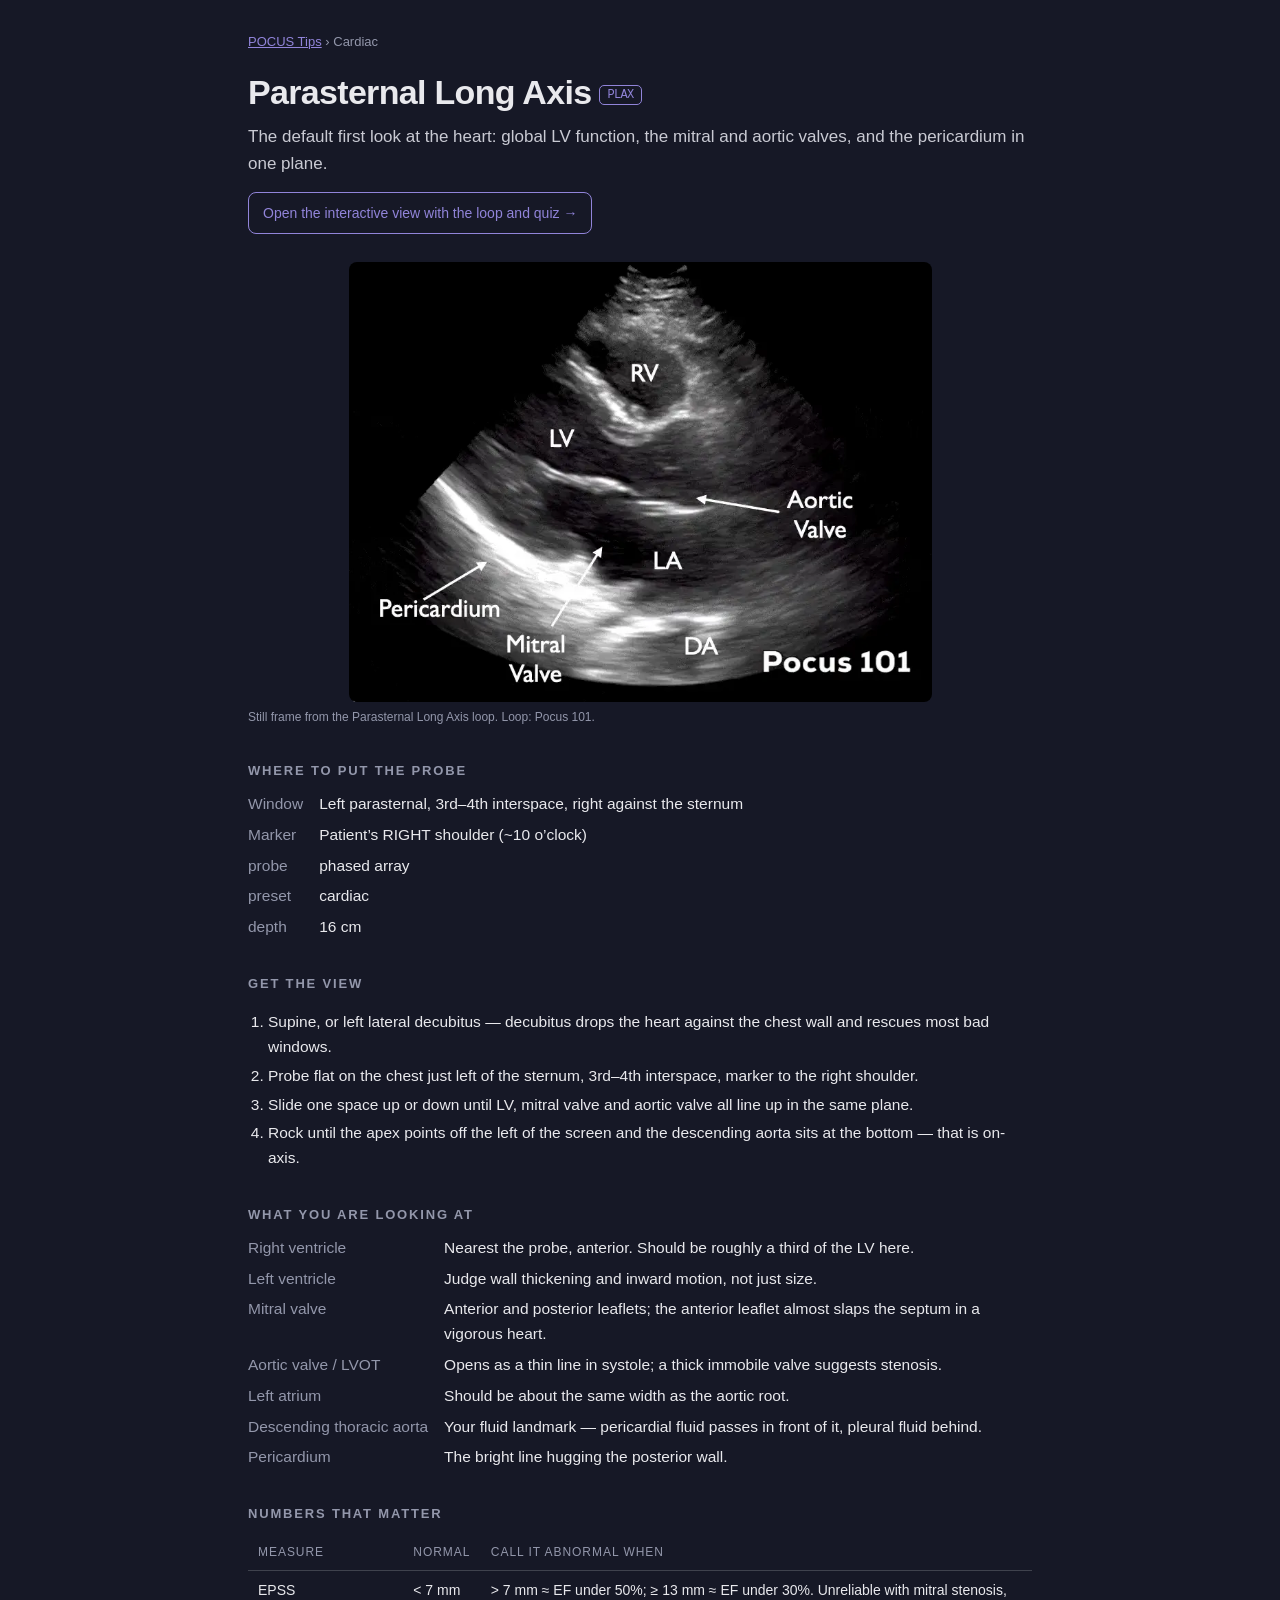
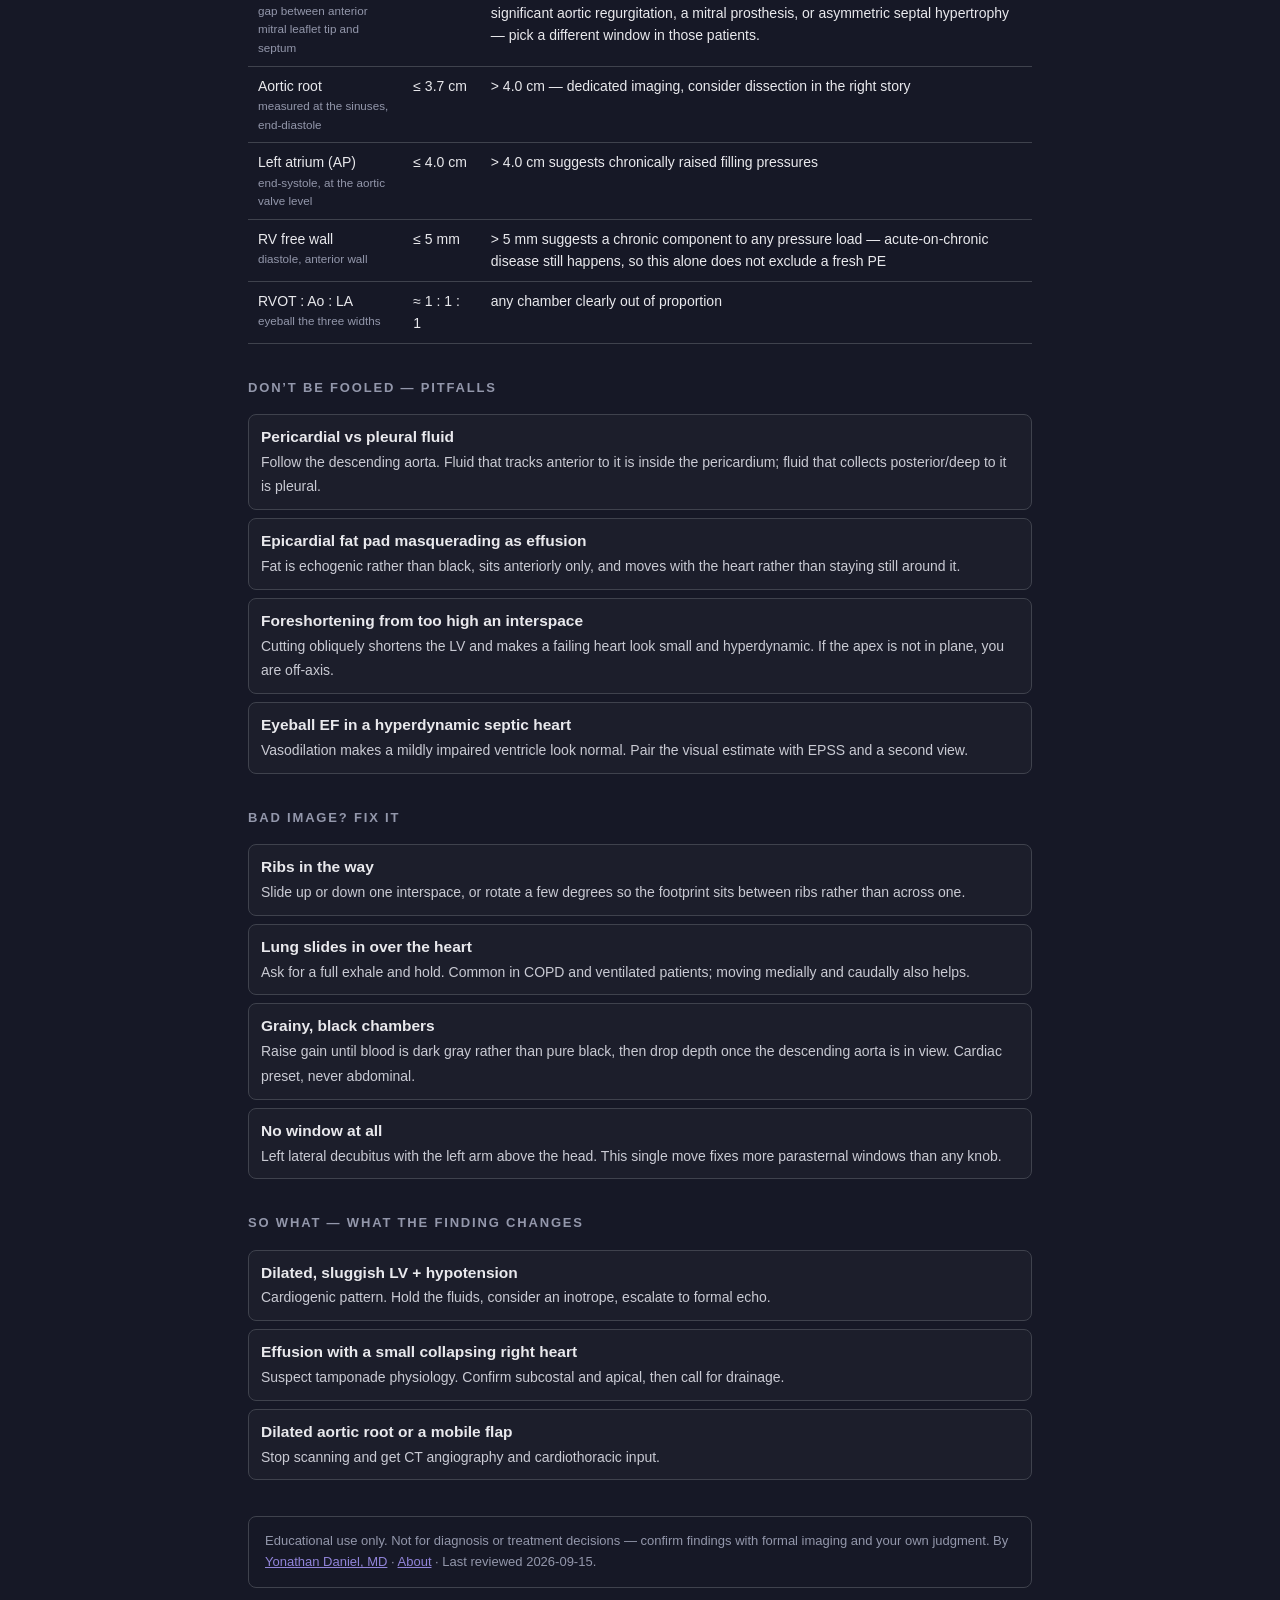
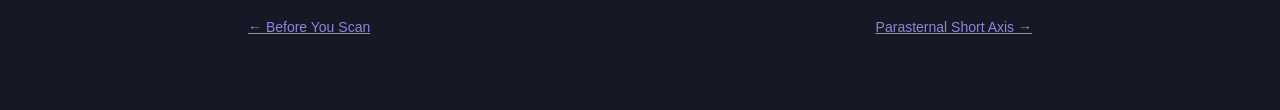
<file: views/plax.html>
<!DOCTYPE html>
<html lang="en">
<head>
<meta charset="utf-8">
<meta name="viewport" content="width=device-width, initial-scale=1">
<title>Parasternal Long Axis (PLAX) — POCUS Tips</title>
<meta name="description" content="Parasternal Long Axis (PLAX) point-of-care ultrasound: The default first look at the heart: global LV function, the mitral and aortic valves, and the…">
<link rel="canonical" href="https://pocustips.netlify.app/views/plax.html">
<meta name="theme-color" content="#161826">
<meta property="og:type" content="article">
<meta property="og:site_name" content="POCUS Tips">
<meta property="og:title" content="Parasternal Long Axis (PLAX) — POCUS Tips">
<meta property="og:description" content="The default first look at the heart: global LV function, the mitral and aortic valves, and the pericardium in one plane.">
<meta property="og:url" content="https://pocustips.netlify.app/views/plax.html">
<meta property="og:image" content="https://pocustips.netlify.app/assets/posters/plax.webp">
<meta name="twitter:card" content="summary_large_image">
<link rel="icon" href="../favicon.svg" type="image/svg+xml">
<script type="application/ld+json">{"@context":"https://schema.org","@type":"MedicalWebPage","name":"Parasternal Long Axis (PLAX) — POCUS Tips","headline":"Parasternal Long Axis","description":"The default first look at the heart: global LV function, the mitral and aortic valves, and the pericardium in one plane.","url":"https://pocustips.netlify.app/views/plax.html","image":"https://pocustips.netlify.app/assets/posters/plax.webp","lastReviewed":"2026-09-15","inLanguage":"en-US","audience":{"@type":"MedicalAudience","audienceType":"Clinician"},"author":{"@type":"Person","name":"Yonathan Daniel, MD","url":"https://yonathan.online"},"isPartOf":{"@type":"WebSite","name":"POCUS Tips","url":"https://pocustips.netlify.app/"}}</script>
<style>
  :root { --bg:#161826; --surface:#1c1e2b; --text:#e9e9ed; --muted:#9397ab; --line:#3f424d; --accent:#9184d9; --accent-2:#d2cefd; }
  * { box-sizing: border-box; }
  body { margin:0; background:var(--bg); color:var(--text); font:15.5px/1.6 -apple-system, BlinkMacSystemFont, "Segoe UI", Inter, sans-serif; }
  main { max-width: 820px; margin: 0 auto; padding: 32px 18px 72px; }
  a { color: var(--accent); }
  .crumb { font-size: 13px; color: var(--muted); }
  .open { display:inline-block; margin: 14px 0 6px; padding: 9px 14px; border:1px solid var(--accent); border-radius:8px; text-decoration:none; font-size:14px; }
  h1 { font-size: clamp(26px, 5vw, 34px); letter-spacing: -0.02em; margin: 12px 0 4px; }
  h1 small { font: 12px ui-monospace, SFMono-Regular, Menlo, monospace; color: var(--accent); border:1px solid var(--accent); border-radius:5px; padding:2px 7px; vertical-align: middle; margin-left: 8px; }
  h2 { font-size: 13px; letter-spacing: .14em; text-transform: uppercase; color: var(--muted); margin: 34px 0 10px; }
  .lede { font-size: 17px; color: #c9cad3; margin: 0; }
  figure { margin: 22px 0 0; } figure img { max-width: 100%; max-height: 440px; width: auto; height: auto; border-radius: 8px; background: #000; display: block; margin: 0 auto; }
  figcaption { font-size: 12px; color: var(--muted); margin-top: 6px; }
  dl { display:grid; grid-template-columns: max-content 1fr; gap: 6px 16px; margin: 0; } dt { color: var(--muted); } dd { margin: 0; }
  ol, ul { padding-left: 20px; } li { margin: 4px 0; }
  ul.cards { list-style: none; padding: 0; display: grid; gap: 8px; }
  ul.cards li { background: var(--surface); border: 1px solid var(--line); border-radius: 8px; padding: 10px 12px; margin: 0; }
  ul.cards strong { display:block; font-weight: 600; } ul.cards span { color: #c9cad3; font-size: 14px; }
  .table { overflow-x: auto; } table { border-collapse: collapse; width: 100%; font-size: 14px; }
  th, td { text-align: left; vertical-align: top; padding: 8px 10px; border-bottom: 1px solid var(--line); }
  th { color: var(--muted); font-weight: 500; font-size: 12px; text-transform: uppercase; letter-spacing: .08em; }
  td small { display:block; color: var(--muted); }
  .note { margin-top: 36px; padding: 14px 16px; border: 1px solid var(--line); border-radius: 8px; font-size: 13px; color: var(--muted); }
  nav.pager { display:flex; justify-content: space-between; gap: 12px; margin-top: 28px; font-size: 14px; }
</style>
</head>
<body>
<main>
  <div class="crumb"><a href="../">POCUS Tips</a> › Cardiac</div>
  <h1>Parasternal Long Axis<small>PLAX</small></h1>
  <p class="lede">The default first look at the heart: global LV function, the mitral and aortic valves, and the pericardium in one plane.</p>
  <a class="open" href="../#plax">Open the interactive view with the loop and quiz →</a>
  <figure><img src="../assets/posters/plax.webp" alt="Parasternal Long Axis ultrasound frame" loading="lazy"><figcaption>Still frame from the Parasternal Long Axis loop. Loop: Pocus 101.</figcaption></figure>
  <section><h2>Where to put the probe</h2>
<dl><dt>Window</dt><dd>Left parasternal, 3rd–4th interspace, right against the sternum</dd><dt>Marker</dt><dd>Patient’s RIGHT shoulder (~10 o’clock)</dd><dt>probe</dt><dd>phased array</dd>
<dt>preset</dt><dd>cardiac</dd>
<dt>depth</dt><dd>16 cm</dd></dl>
</section>
  <section><h2>Get the view</h2>
<ol><li>Supine, or left lateral decubitus — decubitus drops the heart against the chest wall and rescues most bad windows.</li>
<li>Probe flat on the chest just left of the sternum, 3rd–4th interspace, marker to the right shoulder.</li>
<li>Slide one space up or down until LV, mitral valve and aortic valve all line up in the same plane.</li>
<li>Rock until the apex points off the left of the screen and the descending aorta sits at the bottom — that is on-axis.</li></ol>
</section>
  <section><h2>What you are looking at</h2>
<dl><dt>Right ventricle</dt><dd>Nearest the probe, anterior. Should be roughly a third of the LV here.</dd>
<dt>Left ventricle</dt><dd>Judge wall thickening and inward motion, not just size.</dd>
<dt>Mitral valve</dt><dd>Anterior and posterior leaflets; the anterior leaflet almost slaps the septum in a vigorous heart.</dd>
<dt>Aortic valve / LVOT</dt><dd>Opens as a thin line in systole; a thick immobile valve suggests stenosis.</dd>
<dt>Left atrium</dt><dd>Should be about the same width as the aortic root.</dd>
<dt>Descending thoracic aorta</dt><dd>Your fluid landmark — pericardial fluid passes in front of it, pleural fluid behind.</dd>
<dt>Pericardium</dt><dd>The bright line hugging the posterior wall.</dd></dl>
</section>
  
  <section><h2>Numbers that matter</h2>
<div class="table"><table><thead><tr><th>Measure</th><th>Normal</th><th>Call it abnormal when</th></tr></thead><tbody><tr><td>EPSS<small>gap between anterior mitral leaflet tip and septum</small></td><td>&lt; 7 mm</td><td>&gt; 7 mm ≈ EF under 50%; ≥ 13 mm ≈ EF under 30%. Unreliable with mitral stenosis, significant aortic regurgitation, a mitral prosthesis, or asymmetric septal hypertrophy — pick a different window in those patients.</td></tr>
<tr><td>Aortic root<small>measured at the sinuses, end-diastole</small></td><td>≤ 3.7 cm</td><td>&gt; 4.0 cm — dedicated imaging, consider dissection in the right story</td></tr>
<tr><td>Left atrium (AP)<small>end-systole, at the aortic valve level</small></td><td>≤ 4.0 cm</td><td>&gt; 4.0 cm suggests chronically raised filling pressures</td></tr>
<tr><td>RV free wall<small>diastole, anterior wall</small></td><td>≤ 5 mm</td><td>&gt; 5 mm suggests a chronic component to any pressure load — acute-on-chronic disease still happens, so this alone does not exclude a fresh PE</td></tr>
<tr><td>RVOT : Ao : LA<small>eyeball the three widths</small></td><td>≈ 1 : 1 : 1</td><td>any chamber clearly out of proportion</td></tr></tbody></table></div>
</section>
  <section><h2>Don’t be fooled — pitfalls</h2>
<ul class="cards"><li><strong>Pericardial vs pleural fluid</strong><span>Follow the descending aorta. Fluid that tracks anterior to it is inside the pericardium; fluid that collects posterior/deep to it is pleural.</span></li>
<li><strong>Epicardial fat pad masquerading as effusion</strong><span>Fat is echogenic rather than black, sits anteriorly only, and moves with the heart rather than staying still around it.</span></li>
<li><strong>Foreshortening from too high an interspace</strong><span>Cutting obliquely shortens the LV and makes a failing heart look small and hyperdynamic. If the apex is not in plane, you are off-axis.</span></li>
<li><strong>Eyeball EF in a hyperdynamic septic heart</strong><span>Vasodilation makes a mildly impaired ventricle look normal. Pair the visual estimate with EPSS and a second view.</span></li></ul>
</section>
  <section><h2>Bad image? Fix it</h2>
<ul class="cards"><li><strong>Ribs in the way</strong><span>Slide up or down one interspace, or rotate a few degrees so the footprint sits between ribs rather than across one.</span></li>
<li><strong>Lung slides in over the heart</strong><span>Ask for a full exhale and hold. Common in COPD and ventilated patients; moving medially and caudally also helps.</span></li>
<li><strong>Grainy, black chambers</strong><span>Raise gain until blood is dark gray rather than pure black, then drop depth once the descending aorta is in view. Cardiac preset, never abdominal.</span></li>
<li><strong>No window at all</strong><span>Left lateral decubitus with the left arm above the head. This single move fixes more parasternal windows than any knob.</span></li></ul>
</section>
  <section><h2>So what — what the finding changes</h2>
<ul class="cards"><li><strong>Dilated, sluggish LV + hypotension</strong><span>Cardiogenic pattern. Hold the fluids, consider an inotrope, escalate to formal echo.</span></li>
<li><strong>Effusion with a small collapsing right heart</strong><span>Suspect tamponade physiology. Confirm subcostal and apical, then call for drainage.</span></li>
<li><strong>Dilated aortic root or a mobile flap</strong><span>Stop scanning and get CT angiography and cardiothoracic input.</span></li></ul>
</section>
  <p class="note">Educational use only. Not for diagnosis or treatment decisions — confirm findings with formal imaging and your own judgment. By <a href="https://yonathan.online">Yonathan Daniel, MD</a> · <a href="../about.html">About</a> · Last reviewed 2026-09-15.</p>
  <nav class="pager" aria-label="Other views"><a href="setup.html">← Before You Scan</a><a href="psax.html">Parasternal Short Axis →</a></nav>
</main>
</body>
</html>
</file>
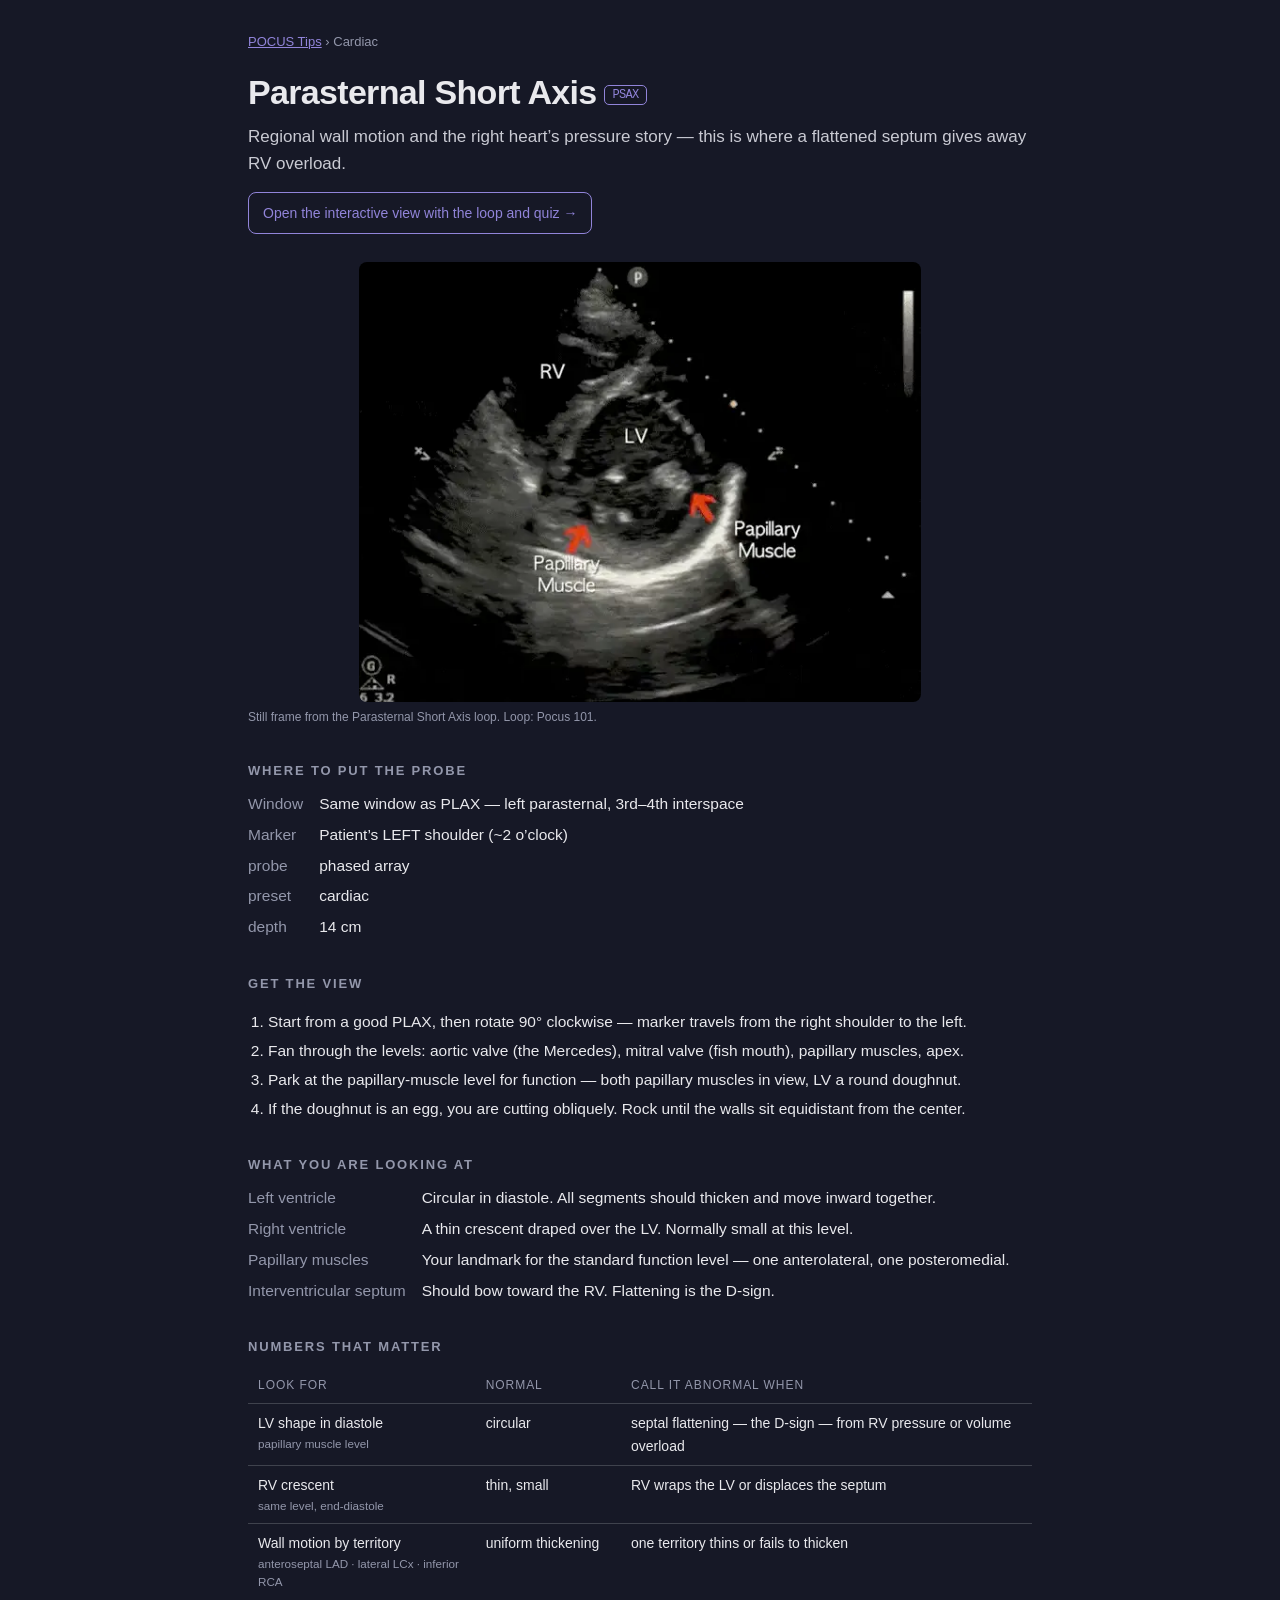
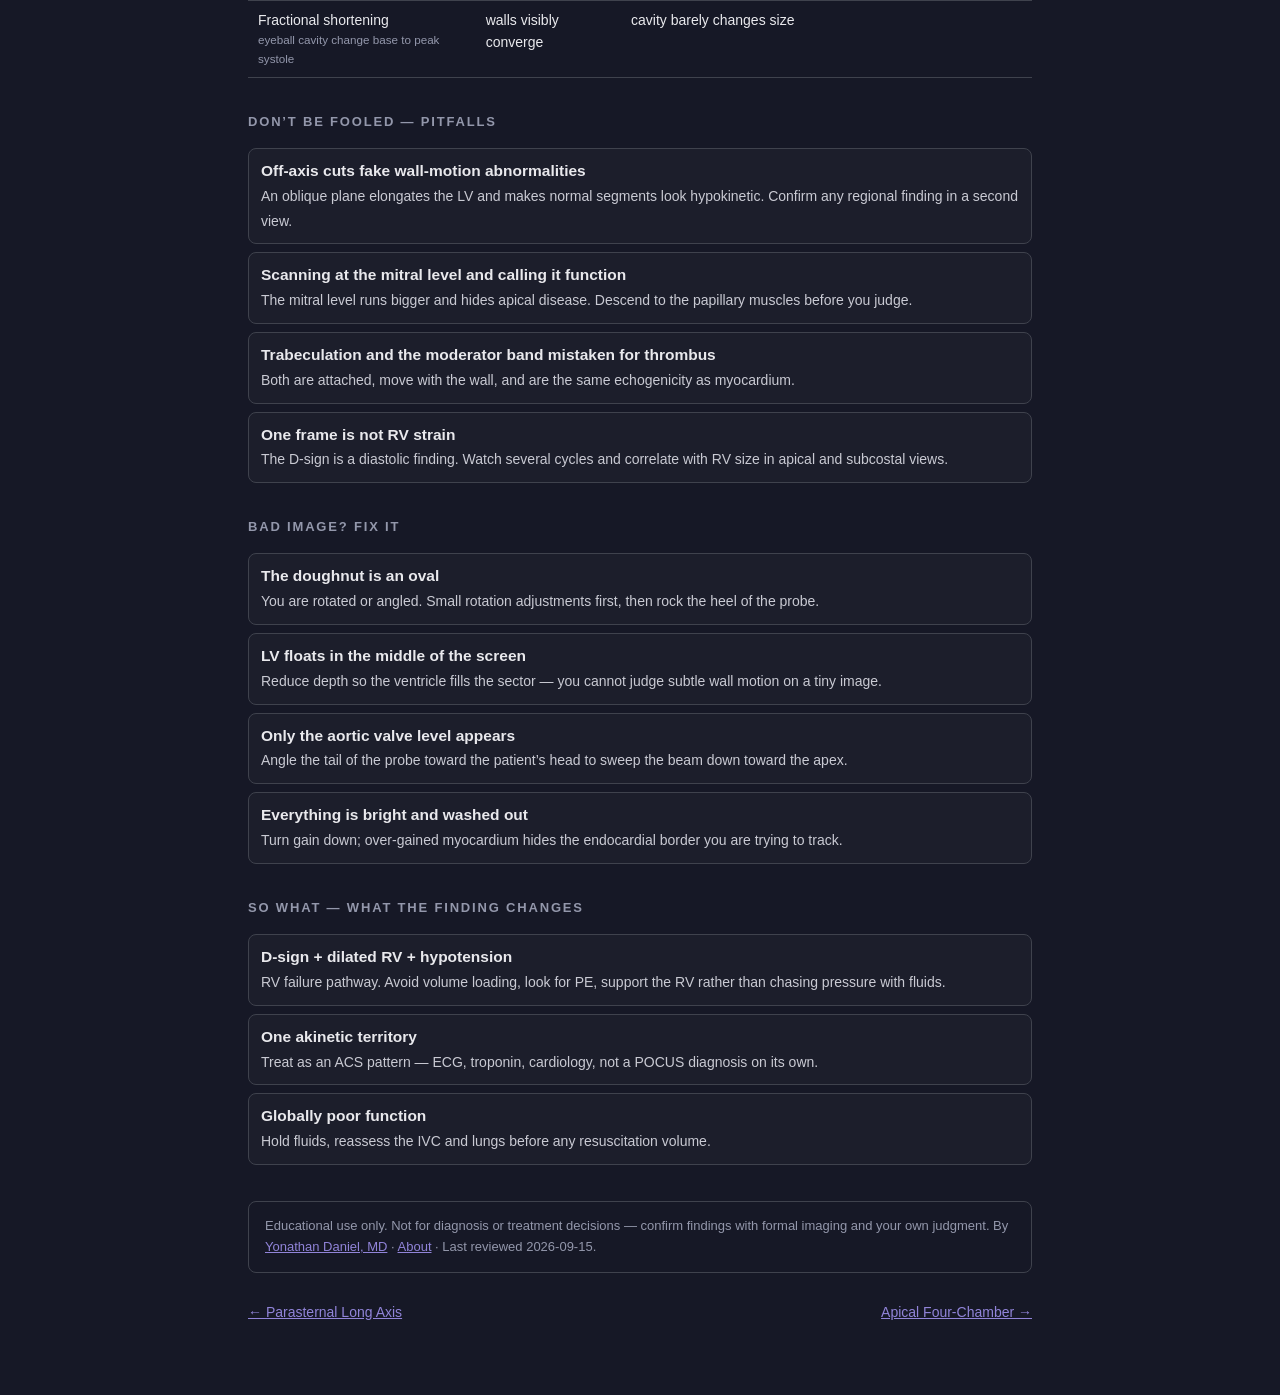
<file: views/psax.html>
<!DOCTYPE html>
<html lang="en">
<head>
<meta charset="utf-8">
<meta name="viewport" content="width=device-width, initial-scale=1">
<title>Parasternal Short Axis (PSAX) — POCUS Tips</title>
<meta name="description" content="Parasternal Short Axis (PSAX) point-of-care ultrasound: Regional wall motion and the right heart’s pressure story — this is where a flattened septum gives…">
<link rel="canonical" href="https://pocustips.netlify.app/views/psax.html">
<meta name="theme-color" content="#161826">
<meta property="og:type" content="article">
<meta property="og:site_name" content="POCUS Tips">
<meta property="og:title" content="Parasternal Short Axis (PSAX) — POCUS Tips">
<meta property="og:description" content="Regional wall motion and the right heart’s pressure story — this is where a flattened septum gives away RV overload.">
<meta property="og:url" content="https://pocustips.netlify.app/views/psax.html">
<meta property="og:image" content="https://pocustips.netlify.app/assets/posters/psax.webp">
<meta name="twitter:card" content="summary_large_image">
<link rel="icon" href="../favicon.svg" type="image/svg+xml">
<script type="application/ld+json">{"@context":"https://schema.org","@type":"MedicalWebPage","name":"Parasternal Short Axis (PSAX) — POCUS Tips","headline":"Parasternal Short Axis","description":"Regional wall motion and the right heart’s pressure story — this is where a flattened septum gives away RV overload.","url":"https://pocustips.netlify.app/views/psax.html","image":"https://pocustips.netlify.app/assets/posters/psax.webp","lastReviewed":"2026-09-15","inLanguage":"en-US","audience":{"@type":"MedicalAudience","audienceType":"Clinician"},"author":{"@type":"Person","name":"Yonathan Daniel, MD","url":"https://yonathan.online"},"isPartOf":{"@type":"WebSite","name":"POCUS Tips","url":"https://pocustips.netlify.app/"}}</script>
<style>
  :root { --bg:#161826; --surface:#1c1e2b; --text:#e9e9ed; --muted:#9397ab; --line:#3f424d; --accent:#9184d9; --accent-2:#d2cefd; }
  * { box-sizing: border-box; }
  body { margin:0; background:var(--bg); color:var(--text); font:15.5px/1.6 -apple-system, BlinkMacSystemFont, "Segoe UI", Inter, sans-serif; }
  main { max-width: 820px; margin: 0 auto; padding: 32px 18px 72px; }
  a { color: var(--accent); }
  .crumb { font-size: 13px; color: var(--muted); }
  .open { display:inline-block; margin: 14px 0 6px; padding: 9px 14px; border:1px solid var(--accent); border-radius:8px; text-decoration:none; font-size:14px; }
  h1 { font-size: clamp(26px, 5vw, 34px); letter-spacing: -0.02em; margin: 12px 0 4px; }
  h1 small { font: 12px ui-monospace, SFMono-Regular, Menlo, monospace; color: var(--accent); border:1px solid var(--accent); border-radius:5px; padding:2px 7px; vertical-align: middle; margin-left: 8px; }
  h2 { font-size: 13px; letter-spacing: .14em; text-transform: uppercase; color: var(--muted); margin: 34px 0 10px; }
  .lede { font-size: 17px; color: #c9cad3; margin: 0; }
  figure { margin: 22px 0 0; } figure img { max-width: 100%; max-height: 440px; width: auto; height: auto; border-radius: 8px; background: #000; display: block; margin: 0 auto; }
  figcaption { font-size: 12px; color: var(--muted); margin-top: 6px; }
  dl { display:grid; grid-template-columns: max-content 1fr; gap: 6px 16px; margin: 0; } dt { color: var(--muted); } dd { margin: 0; }
  ol, ul { padding-left: 20px; } li { margin: 4px 0; }
  ul.cards { list-style: none; padding: 0; display: grid; gap: 8px; }
  ul.cards li { background: var(--surface); border: 1px solid var(--line); border-radius: 8px; padding: 10px 12px; margin: 0; }
  ul.cards strong { display:block; font-weight: 600; } ul.cards span { color: #c9cad3; font-size: 14px; }
  .table { overflow-x: auto; } table { border-collapse: collapse; width: 100%; font-size: 14px; }
  th, td { text-align: left; vertical-align: top; padding: 8px 10px; border-bottom: 1px solid var(--line); }
  th { color: var(--muted); font-weight: 500; font-size: 12px; text-transform: uppercase; letter-spacing: .08em; }
  td small { display:block; color: var(--muted); }
  .note { margin-top: 36px; padding: 14px 16px; border: 1px solid var(--line); border-radius: 8px; font-size: 13px; color: var(--muted); }
  nav.pager { display:flex; justify-content: space-between; gap: 12px; margin-top: 28px; font-size: 14px; }
</style>
</head>
<body>
<main>
  <div class="crumb"><a href="../">POCUS Tips</a> › Cardiac</div>
  <h1>Parasternal Short Axis<small>PSAX</small></h1>
  <p class="lede">Regional wall motion and the right heart’s pressure story — this is where a flattened septum gives away RV overload.</p>
  <a class="open" href="../#psax">Open the interactive view with the loop and quiz →</a>
  <figure><img src="../assets/posters/psax.webp" alt="Parasternal Short Axis ultrasound frame" loading="lazy"><figcaption>Still frame from the Parasternal Short Axis loop. Loop: Pocus 101.</figcaption></figure>
  <section><h2>Where to put the probe</h2>
<dl><dt>Window</dt><dd>Same window as PLAX — left parasternal, 3rd–4th interspace</dd><dt>Marker</dt><dd>Patient’s LEFT shoulder (~2 o’clock)</dd><dt>probe</dt><dd>phased array</dd>
<dt>preset</dt><dd>cardiac</dd>
<dt>depth</dt><dd>14 cm</dd></dl>
</section>
  <section><h2>Get the view</h2>
<ol><li>Start from a good PLAX, then rotate 90° clockwise — marker travels from the right shoulder to the left.</li>
<li>Fan through the levels: aortic valve (the Mercedes), mitral valve (fish mouth), papillary muscles, apex.</li>
<li>Park at the papillary-muscle level for function — both papillary muscles in view, LV a round doughnut.</li>
<li>If the doughnut is an egg, you are cutting obliquely. Rock until the walls sit equidistant from the center.</li></ol>
</section>
  <section><h2>What you are looking at</h2>
<dl><dt>Left ventricle</dt><dd>Circular in diastole. All segments should thicken and move inward together.</dd>
<dt>Right ventricle</dt><dd>A thin crescent draped over the LV. Normally small at this level.</dd>
<dt>Papillary muscles</dt><dd>Your landmark for the standard function level — one anterolateral, one posteromedial.</dd>
<dt>Interventricular septum</dt><dd>Should bow toward the RV. Flattening is the D-sign.</dd></dl>
</section>
  
  <section><h2>Numbers that matter</h2>
<div class="table"><table><thead><tr><th>Look for</th><th>Normal</th><th>Call it abnormal when</th></tr></thead><tbody><tr><td>LV shape in diastole<small>papillary muscle level</small></td><td>circular</td><td>septal flattening — the D-sign — from RV pressure or volume overload</td></tr>
<tr><td>RV crescent<small>same level, end-diastole</small></td><td>thin, small</td><td>RV wraps the LV or displaces the septum</td></tr>
<tr><td>Wall motion by territory<small>anteroseptal LAD · lateral LCx · inferior RCA</small></td><td>uniform thickening</td><td>one territory thins or fails to thicken</td></tr>
<tr><td>Fractional shortening<small>eyeball cavity change base to peak systole</small></td><td>walls visibly converge</td><td>cavity barely changes size</td></tr></tbody></table></div>
</section>
  <section><h2>Don’t be fooled — pitfalls</h2>
<ul class="cards"><li><strong>Off-axis cuts fake wall-motion abnormalities</strong><span>An oblique plane elongates the LV and makes normal segments look hypokinetic. Confirm any regional finding in a second view.</span></li>
<li><strong>Scanning at the mitral level and calling it function</strong><span>The mitral level runs bigger and hides apical disease. Descend to the papillary muscles before you judge.</span></li>
<li><strong>Trabeculation and the moderator band mistaken for thrombus</strong><span>Both are attached, move with the wall, and are the same echogenicity as myocardium.</span></li>
<li><strong>One frame is not RV strain</strong><span>The D-sign is a diastolic finding. Watch several cycles and correlate with RV size in apical and subcostal views.</span></li></ul>
</section>
  <section><h2>Bad image? Fix it</h2>
<ul class="cards"><li><strong>The doughnut is an oval</strong><span>You are rotated or angled. Small rotation adjustments first, then rock the heel of the probe.</span></li>
<li><strong>LV floats in the middle of the screen</strong><span>Reduce depth so the ventricle fills the sector — you cannot judge subtle wall motion on a tiny image.</span></li>
<li><strong>Only the aortic valve level appears</strong><span>Angle the tail of the probe toward the patient’s head to sweep the beam down toward the apex.</span></li>
<li><strong>Everything is bright and washed out</strong><span>Turn gain down; over-gained myocardium hides the endocardial border you are trying to track.</span></li></ul>
</section>
  <section><h2>So what — what the finding changes</h2>
<ul class="cards"><li><strong>D-sign + dilated RV + hypotension</strong><span>RV failure pathway. Avoid volume loading, look for PE, support the RV rather than chasing pressure with fluids.</span></li>
<li><strong>One akinetic territory</strong><span>Treat as an ACS pattern — ECG, troponin, cardiology, not a POCUS diagnosis on its own.</span></li>
<li><strong>Globally poor function</strong><span>Hold fluids, reassess the IVC and lungs before any resuscitation volume.</span></li></ul>
</section>
  <p class="note">Educational use only. Not for diagnosis or treatment decisions — confirm findings with formal imaging and your own judgment. By <a href="https://yonathan.online">Yonathan Daniel, MD</a> · <a href="../about.html">About</a> · Last reviewed 2026-09-15.</p>
  <nav class="pager" aria-label="Other views"><a href="plax.html">← Parasternal Long Axis</a><a href="a4c.html">Apical Four-Chamber →</a></nav>
</main>
</body>
</html>
</file>
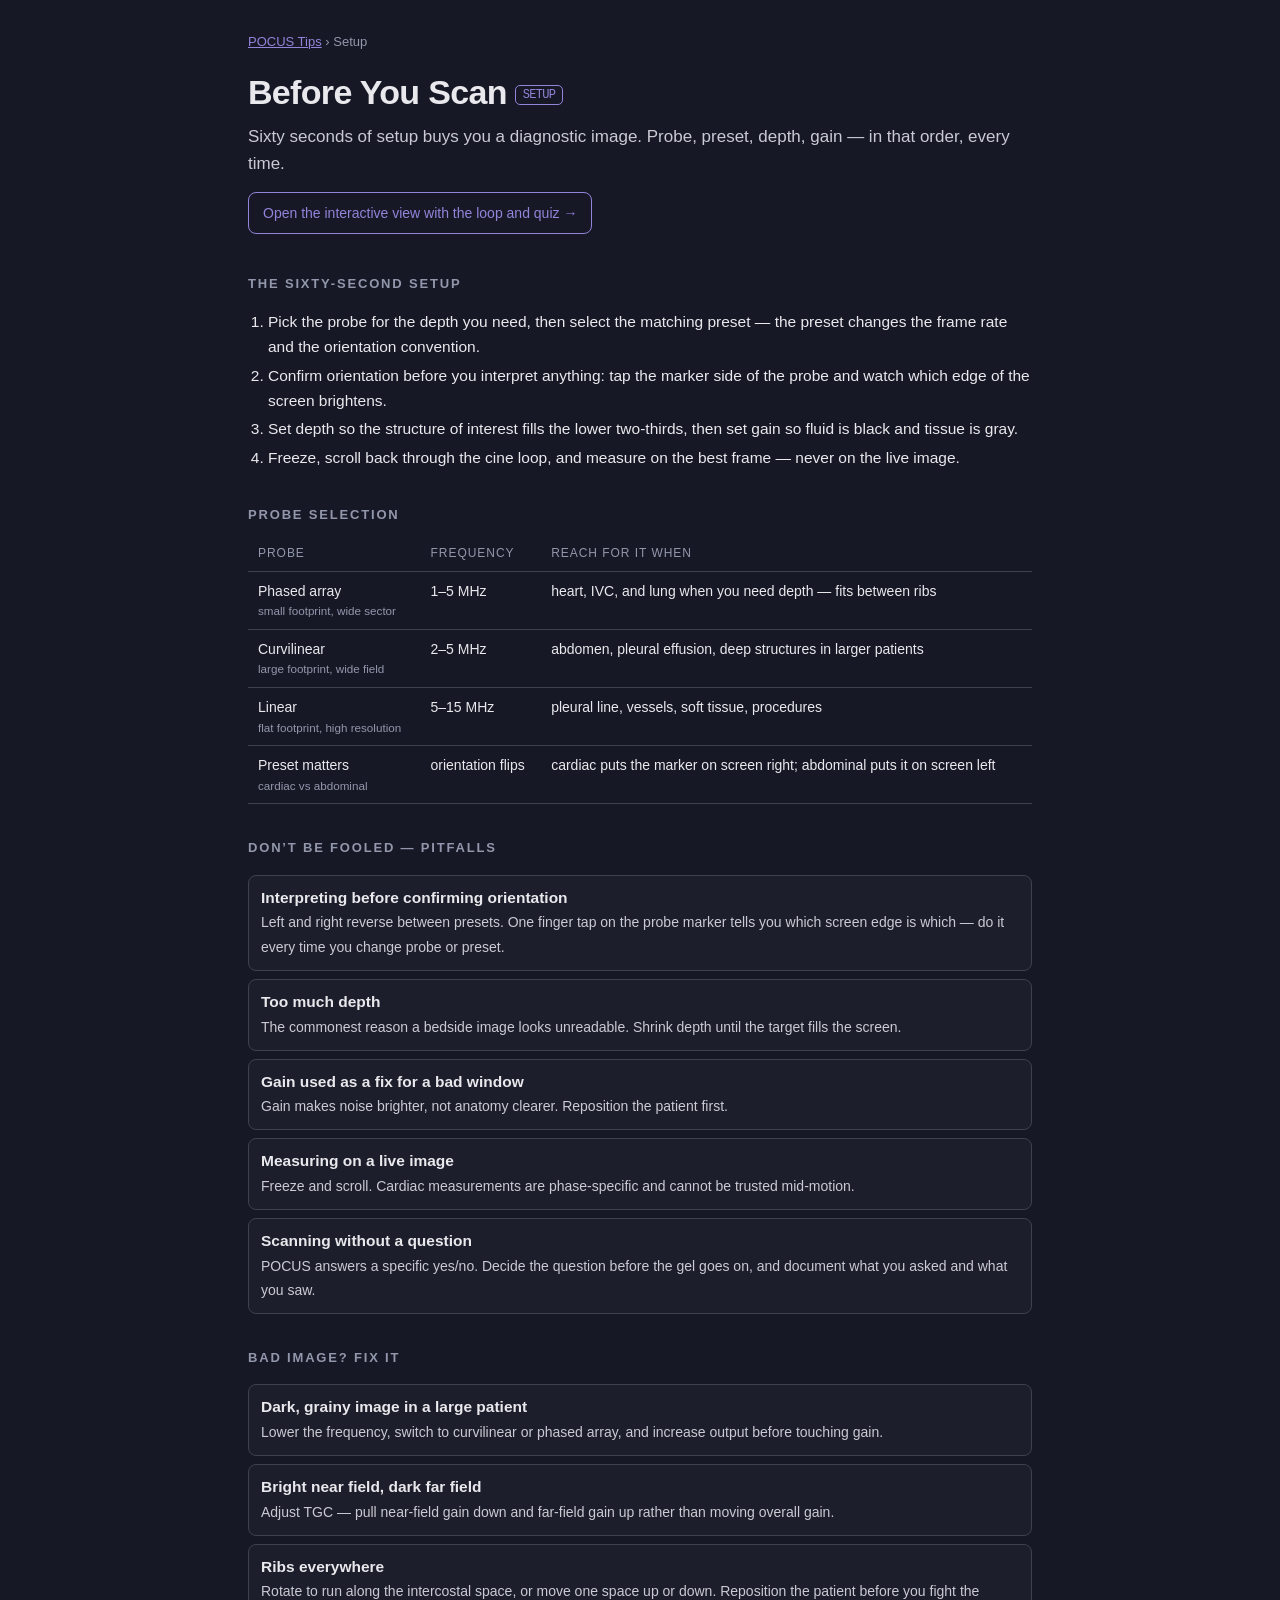
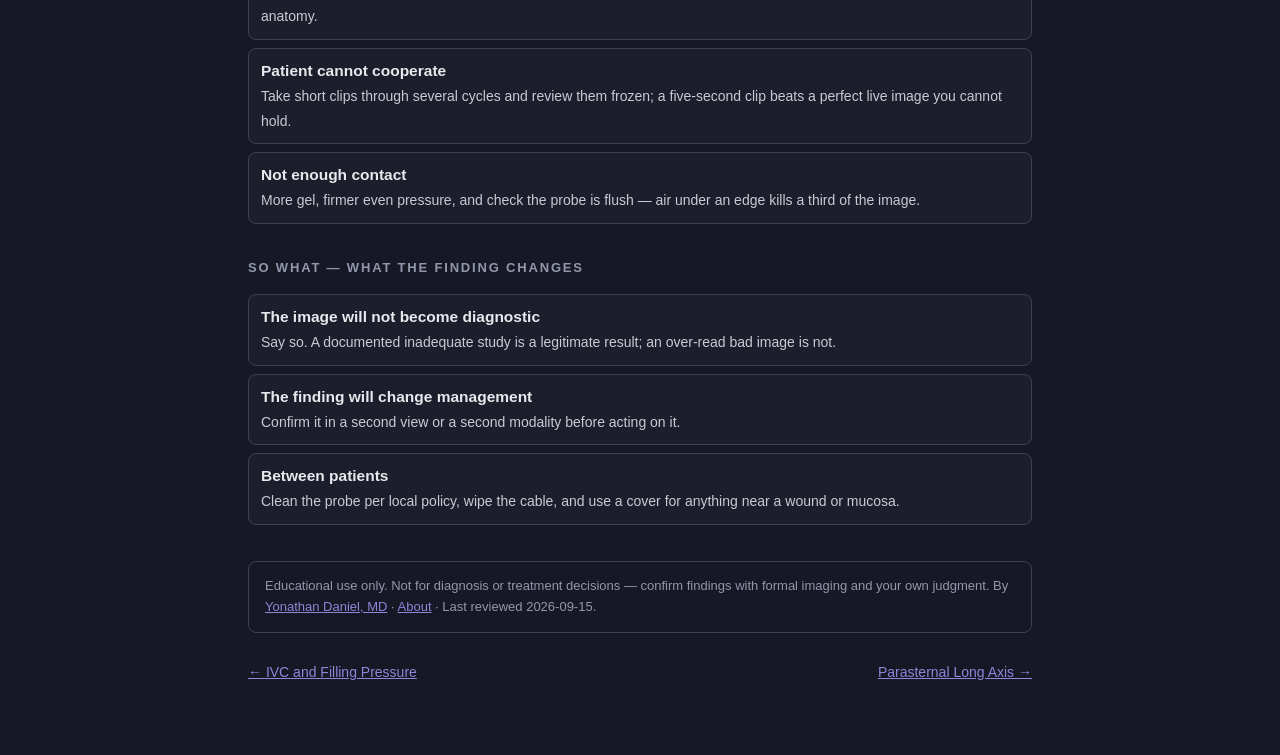
<file: views/setup.html>
<!DOCTYPE html>
<html lang="en">
<head>
<meta charset="utf-8">
<meta name="viewport" content="width=device-width, initial-scale=1">
<title>Before You Scan (SETUP) — POCUS Tips</title>
<meta name="description" content="Before You Scan (SETUP) point-of-care ultrasound: Sixty seconds of setup buys you a diagnostic image. Probe, preset, depth, gain — in that order, every time.">
<link rel="canonical" href="https://pocustips.netlify.app/views/setup.html">
<meta name="theme-color" content="#161826">
<meta property="og:type" content="article">
<meta property="og:site_name" content="POCUS Tips">
<meta property="og:title" content="Before You Scan (SETUP) — POCUS Tips">
<meta property="og:description" content="Sixty seconds of setup buys you a diagnostic image. Probe, preset, depth, gain — in that order, every time.">
<meta property="og:url" content="https://pocustips.netlify.app/views/setup.html">
<meta property="og:image" content="https://pocustips.netlify.app/assets/og-image.png">
<meta name="twitter:card" content="summary_large_image">
<link rel="icon" href="../favicon.svg" type="image/svg+xml">
<script type="application/ld+json">{"@context":"https://schema.org","@type":"MedicalWebPage","name":"Before You Scan (SETUP) — POCUS Tips","headline":"Before You Scan","description":"Sixty seconds of setup buys you a diagnostic image. Probe, preset, depth, gain — in that order, every time.","url":"https://pocustips.netlify.app/views/setup.html","image":"https://pocustips.netlify.app/assets/og-image.png","lastReviewed":"2026-09-15","inLanguage":"en-US","audience":{"@type":"MedicalAudience","audienceType":"Clinician"},"author":{"@type":"Person","name":"Yonathan Daniel, MD","url":"https://yonathan.online"},"isPartOf":{"@type":"WebSite","name":"POCUS Tips","url":"https://pocustips.netlify.app/"}}</script>
<style>
  :root { --bg:#161826; --surface:#1c1e2b; --text:#e9e9ed; --muted:#9397ab; --line:#3f424d; --accent:#9184d9; --accent-2:#d2cefd; }
  * { box-sizing: border-box; }
  body { margin:0; background:var(--bg); color:var(--text); font:15.5px/1.6 -apple-system, BlinkMacSystemFont, "Segoe UI", Inter, sans-serif; }
  main { max-width: 820px; margin: 0 auto; padding: 32px 18px 72px; }
  a { color: var(--accent); }
  .crumb { font-size: 13px; color: var(--muted); }
  .open { display:inline-block; margin: 14px 0 6px; padding: 9px 14px; border:1px solid var(--accent); border-radius:8px; text-decoration:none; font-size:14px; }
  h1 { font-size: clamp(26px, 5vw, 34px); letter-spacing: -0.02em; margin: 12px 0 4px; }
  h1 small { font: 12px ui-monospace, SFMono-Regular, Menlo, monospace; color: var(--accent); border:1px solid var(--accent); border-radius:5px; padding:2px 7px; vertical-align: middle; margin-left: 8px; }
  h2 { font-size: 13px; letter-spacing: .14em; text-transform: uppercase; color: var(--muted); margin: 34px 0 10px; }
  .lede { font-size: 17px; color: #c9cad3; margin: 0; }
  figure { margin: 22px 0 0; } figure img { max-width: 100%; max-height: 440px; width: auto; height: auto; border-radius: 8px; background: #000; display: block; margin: 0 auto; }
  figcaption { font-size: 12px; color: var(--muted); margin-top: 6px; }
  dl { display:grid; grid-template-columns: max-content 1fr; gap: 6px 16px; margin: 0; } dt { color: var(--muted); } dd { margin: 0; }
  ol, ul { padding-left: 20px; } li { margin: 4px 0; }
  ul.cards { list-style: none; padding: 0; display: grid; gap: 8px; }
  ul.cards li { background: var(--surface); border: 1px solid var(--line); border-radius: 8px; padding: 10px 12px; margin: 0; }
  ul.cards strong { display:block; font-weight: 600; } ul.cards span { color: #c9cad3; font-size: 14px; }
  .table { overflow-x: auto; } table { border-collapse: collapse; width: 100%; font-size: 14px; }
  th, td { text-align: left; vertical-align: top; padding: 8px 10px; border-bottom: 1px solid var(--line); }
  th { color: var(--muted); font-weight: 500; font-size: 12px; text-transform: uppercase; letter-spacing: .08em; }
  td small { display:block; color: var(--muted); }
  .note { margin-top: 36px; padding: 14px 16px; border: 1px solid var(--line); border-radius: 8px; font-size: 13px; color: var(--muted); }
  nav.pager { display:flex; justify-content: space-between; gap: 12px; margin-top: 28px; font-size: 14px; }
</style>
</head>
<body>
<main>
  <div class="crumb"><a href="../">POCUS Tips</a> › Setup</div>
  <h1>Before You Scan<small>SETUP</small></h1>
  <p class="lede">Sixty seconds of setup buys you a diagnostic image. Probe, preset, depth, gain — in that order, every time.</p>
  <a class="open" href="../#setup">Open the interactive view with the loop and quiz →</a>
  
  
  <section><h2>The sixty-second setup</h2>
<ol><li>Pick the probe for the depth you need, then select the matching preset — the preset changes the frame rate and the orientation convention.</li>
<li>Confirm orientation before you interpret anything: tap the marker side of the probe and watch which edge of the screen brightens.</li>
<li>Set depth so the structure of interest fills the lower two-thirds, then set gain so fluid is black and tissue is gray.</li>
<li>Freeze, scroll back through the cine loop, and measure on the best frame — never on the live image.</li></ol>
</section>
  
  
  <section><h2>Probe selection</h2>
<div class="table"><table><thead><tr><th>Probe</th><th>Frequency</th><th>Reach for it when</th></tr></thead><tbody><tr><td>Phased array<small>small footprint, wide sector</small></td><td>1–5 MHz</td><td>heart, IVC, and lung when you need depth — fits between ribs</td></tr>
<tr><td>Curvilinear<small>large footprint, wide field</small></td><td>2–5 MHz</td><td>abdomen, pleural effusion, deep structures in larger patients</td></tr>
<tr><td>Linear<small>flat footprint, high resolution</small></td><td>5–15 MHz</td><td>pleural line, vessels, soft tissue, procedures</td></tr>
<tr><td>Preset matters<small>cardiac vs abdominal</small></td><td>orientation flips</td><td>cardiac puts the marker on screen right; abdominal puts it on screen left</td></tr></tbody></table></div>
</section>
  <section><h2>Don’t be fooled — pitfalls</h2>
<ul class="cards"><li><strong>Interpreting before confirming orientation</strong><span>Left and right reverse between presets. One finger tap on the probe marker tells you which screen edge is which — do it every time you change probe or preset.</span></li>
<li><strong>Too much depth</strong><span>The commonest reason a bedside image looks unreadable. Shrink depth until the target fills the screen.</span></li>
<li><strong>Gain used as a fix for a bad window</strong><span>Gain makes noise brighter, not anatomy clearer. Reposition the patient first.</span></li>
<li><strong>Measuring on a live image</strong><span>Freeze and scroll. Cardiac measurements are phase-specific and cannot be trusted mid-motion.</span></li>
<li><strong>Scanning without a question</strong><span>POCUS answers a specific yes/no. Decide the question before the gel goes on, and document what you asked and what you saw.</span></li></ul>
</section>
  <section><h2>Bad image? Fix it</h2>
<ul class="cards"><li><strong>Dark, grainy image in a large patient</strong><span>Lower the frequency, switch to curvilinear or phased array, and increase output before touching gain.</span></li>
<li><strong>Bright near field, dark far field</strong><span>Adjust TGC — pull near-field gain down and far-field gain up rather than moving overall gain.</span></li>
<li><strong>Ribs everywhere</strong><span>Rotate to run along the intercostal space, or move one space up or down. Reposition the patient before you fight the anatomy.</span></li>
<li><strong>Patient cannot cooperate</strong><span>Take short clips through several cycles and review them frozen; a five-second clip beats a perfect live image you cannot hold.</span></li>
<li><strong>Not enough contact</strong><span>More gel, firmer even pressure, and check the probe is flush — air under an edge kills a third of the image.</span></li></ul>
</section>
  <section><h2>So what — what the finding changes</h2>
<ul class="cards"><li><strong>The image will not become diagnostic</strong><span>Say so. A documented inadequate study is a legitimate result; an over-read bad image is not.</span></li>
<li><strong>The finding will change management</strong><span>Confirm it in a second view or a second modality before acting on it.</span></li>
<li><strong>Between patients</strong><span>Clean the probe per local policy, wipe the cable, and use a cover for anything near a wound or mucosa.</span></li></ul>
</section>
  <p class="note">Educational use only. Not for diagnosis or treatment decisions — confirm findings with formal imaging and your own judgment. By <a href="https://yonathan.online">Yonathan Daniel, MD</a> · <a href="../about.html">About</a> · Last reviewed 2026-09-15.</p>
  <nav class="pager" aria-label="Other views"><a href="ivc.html">← IVC and Filling Pressure</a><a href="plax.html">Parasternal Long Axis →</a></nav>
</main>
</body>
</html>
</file>
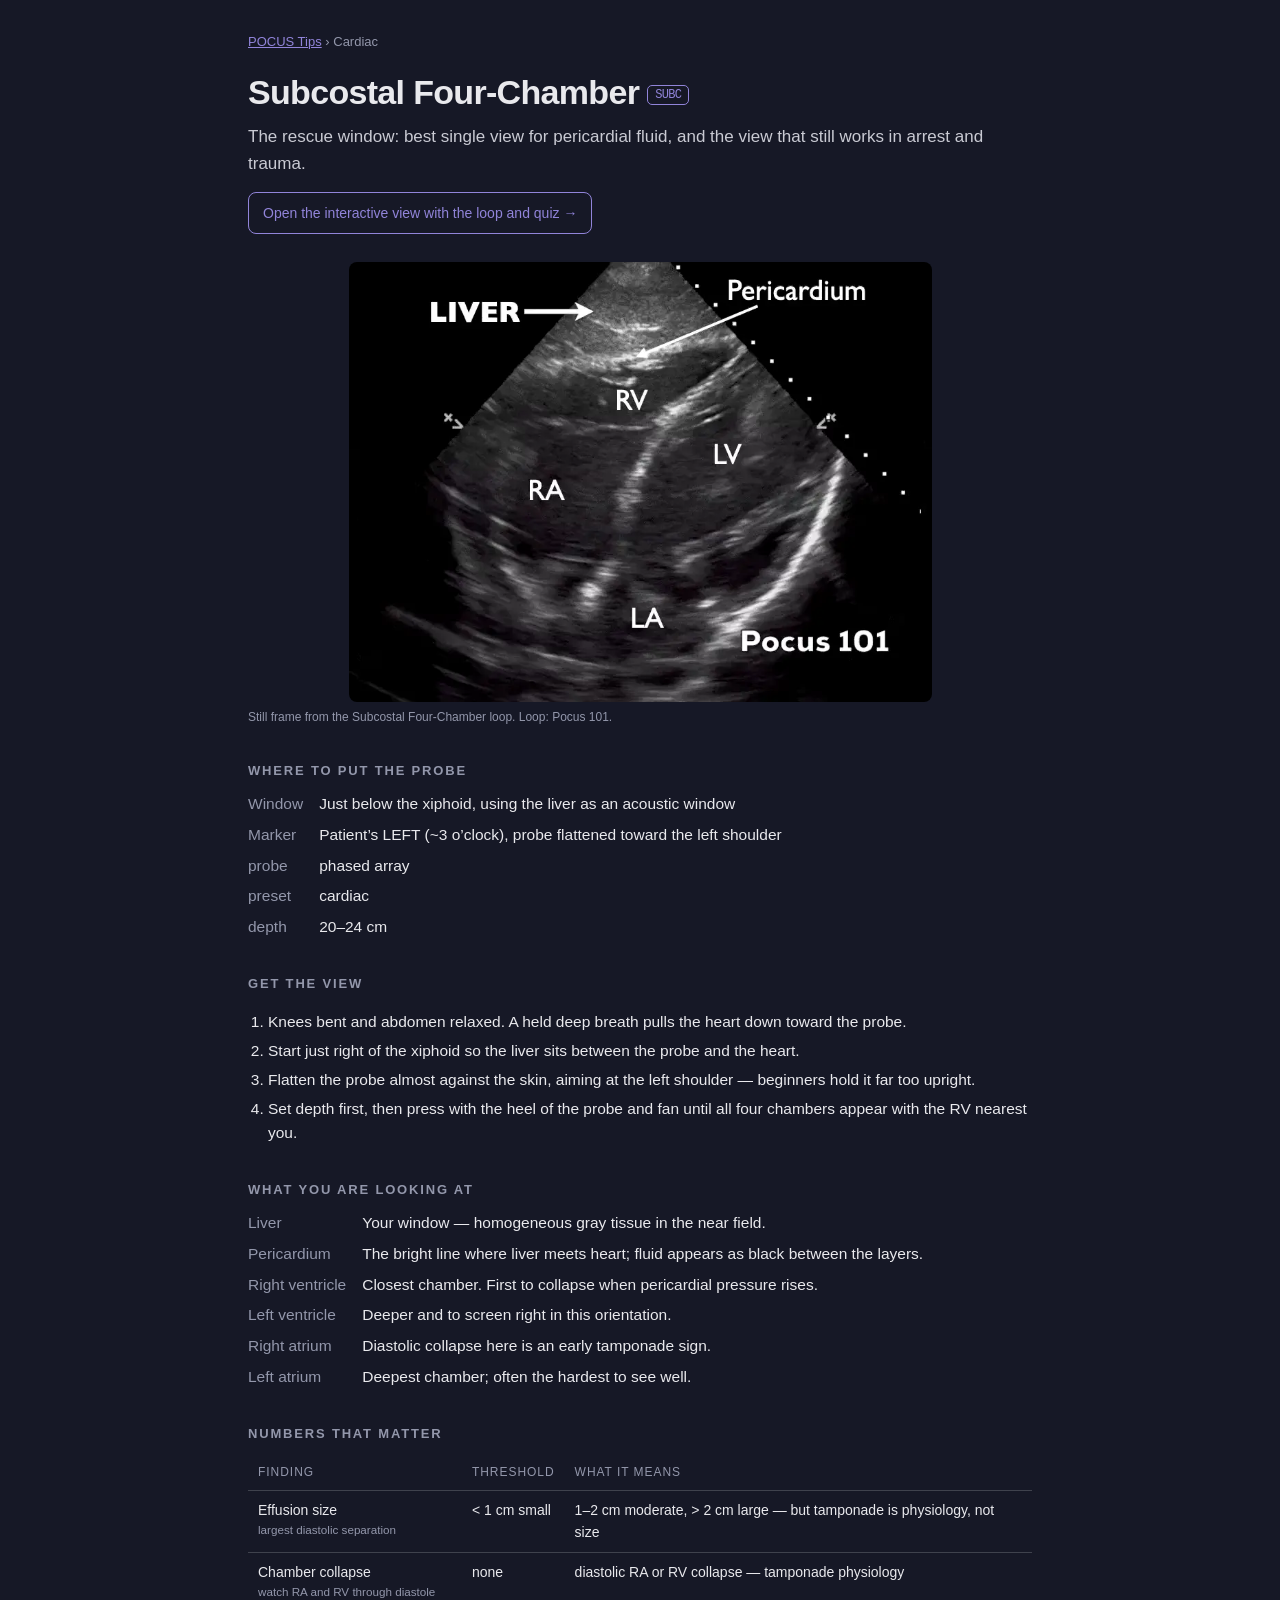
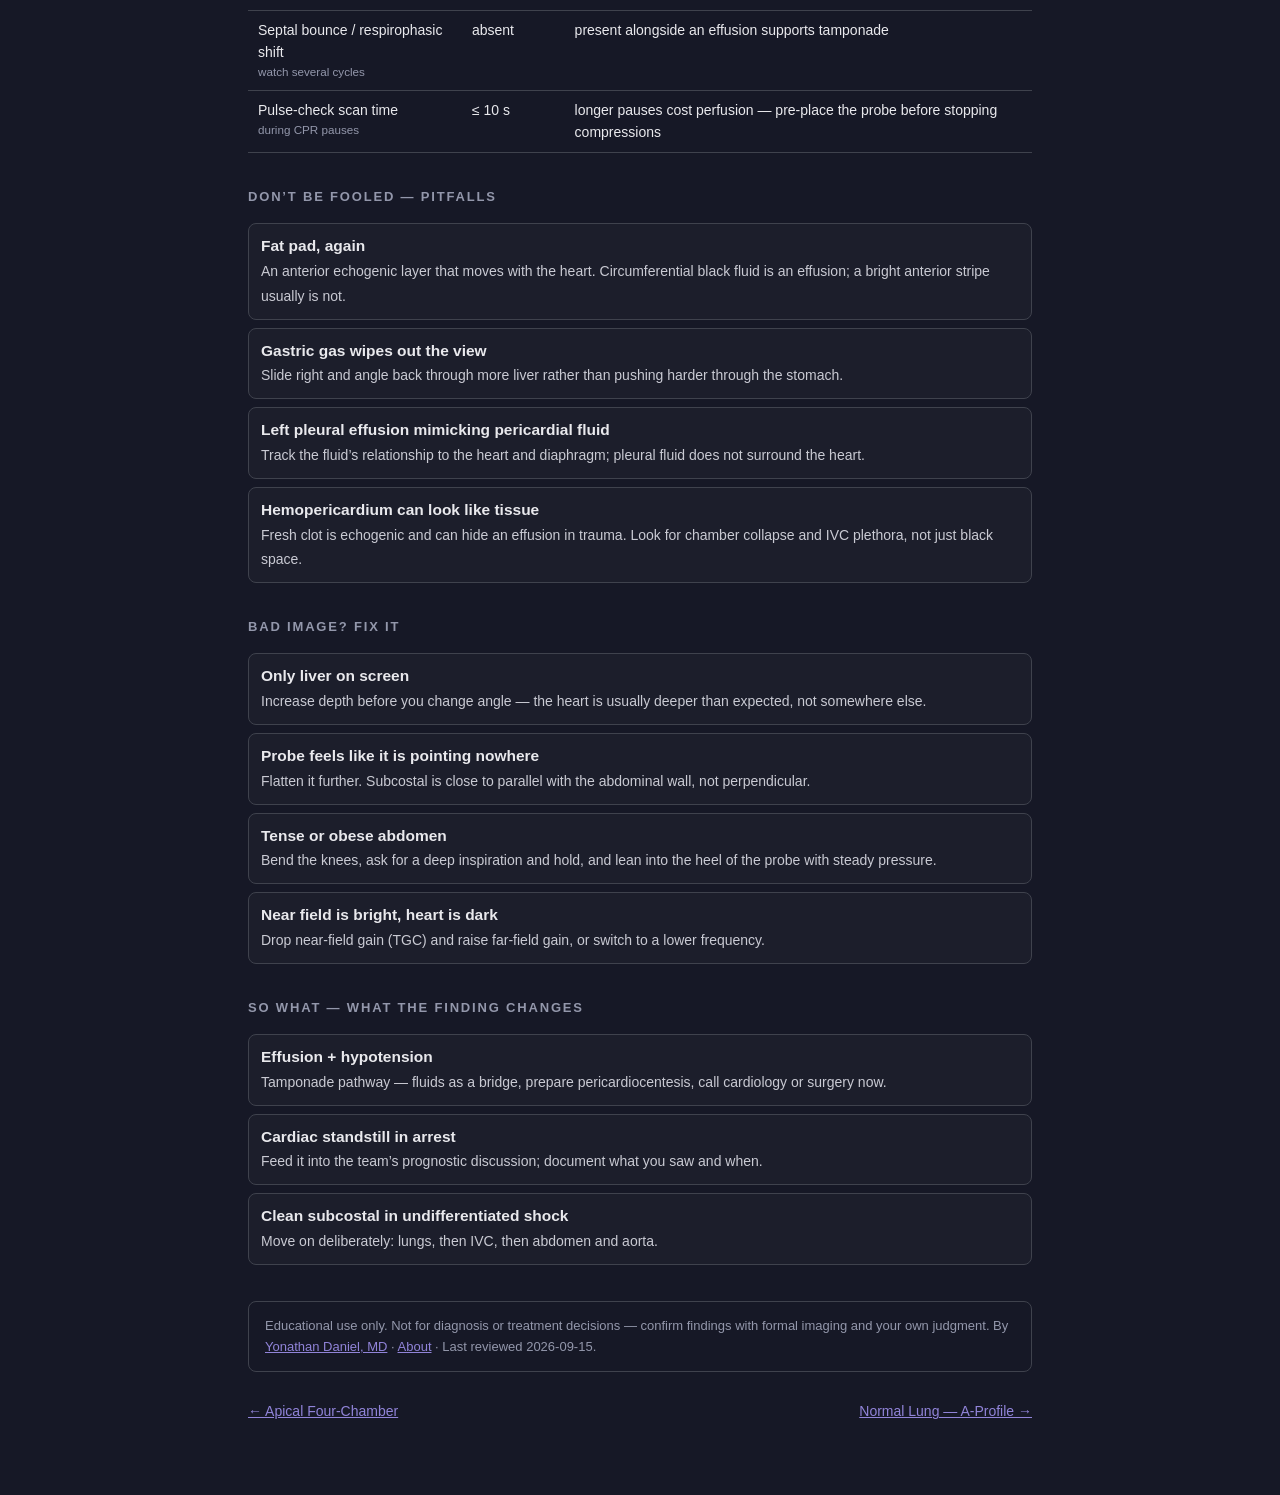
<file: views/subc.html>
<!DOCTYPE html>
<html lang="en">
<head>
<meta charset="utf-8">
<meta name="viewport" content="width=device-width, initial-scale=1">
<title>Subcostal Four-Chamber (SUBC) — POCUS Tips</title>
<meta name="description" content="Subcostal Four-Chamber (SUBC) point-of-care ultrasound: The rescue window: best single view for pericardial fluid, and the view that still works in arrest…">
<link rel="canonical" href="https://pocustips.netlify.app/views/subc.html">
<meta name="theme-color" content="#161826">
<meta property="og:type" content="article">
<meta property="og:site_name" content="POCUS Tips">
<meta property="og:title" content="Subcostal Four-Chamber (SUBC) — POCUS Tips">
<meta property="og:description" content="The rescue window: best single view for pericardial fluid, and the view that still works in arrest and trauma.">
<meta property="og:url" content="https://pocustips.netlify.app/views/subc.html">
<meta property="og:image" content="https://pocustips.netlify.app/assets/posters/subc.webp">
<meta name="twitter:card" content="summary_large_image">
<link rel="icon" href="../favicon.svg" type="image/svg+xml">
<script type="application/ld+json">{"@context":"https://schema.org","@type":"MedicalWebPage","name":"Subcostal Four-Chamber (SUBC) — POCUS Tips","headline":"Subcostal Four-Chamber","description":"The rescue window: best single view for pericardial fluid, and the view that still works in arrest and trauma.","url":"https://pocustips.netlify.app/views/subc.html","image":"https://pocustips.netlify.app/assets/posters/subc.webp","lastReviewed":"2026-09-15","inLanguage":"en-US","audience":{"@type":"MedicalAudience","audienceType":"Clinician"},"author":{"@type":"Person","name":"Yonathan Daniel, MD","url":"https://yonathan.online"},"isPartOf":{"@type":"WebSite","name":"POCUS Tips","url":"https://pocustips.netlify.app/"}}</script>
<style>
  :root { --bg:#161826; --surface:#1c1e2b; --text:#e9e9ed; --muted:#9397ab; --line:#3f424d; --accent:#9184d9; --accent-2:#d2cefd; }
  * { box-sizing: border-box; }
  body { margin:0; background:var(--bg); color:var(--text); font:15.5px/1.6 -apple-system, BlinkMacSystemFont, "Segoe UI", Inter, sans-serif; }
  main { max-width: 820px; margin: 0 auto; padding: 32px 18px 72px; }
  a { color: var(--accent); }
  .crumb { font-size: 13px; color: var(--muted); }
  .open { display:inline-block; margin: 14px 0 6px; padding: 9px 14px; border:1px solid var(--accent); border-radius:8px; text-decoration:none; font-size:14px; }
  h1 { font-size: clamp(26px, 5vw, 34px); letter-spacing: -0.02em; margin: 12px 0 4px; }
  h1 small { font: 12px ui-monospace, SFMono-Regular, Menlo, monospace; color: var(--accent); border:1px solid var(--accent); border-radius:5px; padding:2px 7px; vertical-align: middle; margin-left: 8px; }
  h2 { font-size: 13px; letter-spacing: .14em; text-transform: uppercase; color: var(--muted); margin: 34px 0 10px; }
  .lede { font-size: 17px; color: #c9cad3; margin: 0; }
  figure { margin: 22px 0 0; } figure img { max-width: 100%; max-height: 440px; width: auto; height: auto; border-radius: 8px; background: #000; display: block; margin: 0 auto; }
  figcaption { font-size: 12px; color: var(--muted); margin-top: 6px; }
  dl { display:grid; grid-template-columns: max-content 1fr; gap: 6px 16px; margin: 0; } dt { color: var(--muted); } dd { margin: 0; }
  ol, ul { padding-left: 20px; } li { margin: 4px 0; }
  ul.cards { list-style: none; padding: 0; display: grid; gap: 8px; }
  ul.cards li { background: var(--surface); border: 1px solid var(--line); border-radius: 8px; padding: 10px 12px; margin: 0; }
  ul.cards strong { display:block; font-weight: 600; } ul.cards span { color: #c9cad3; font-size: 14px; }
  .table { overflow-x: auto; } table { border-collapse: collapse; width: 100%; font-size: 14px; }
  th, td { text-align: left; vertical-align: top; padding: 8px 10px; border-bottom: 1px solid var(--line); }
  th { color: var(--muted); font-weight: 500; font-size: 12px; text-transform: uppercase; letter-spacing: .08em; }
  td small { display:block; color: var(--muted); }
  .note { margin-top: 36px; padding: 14px 16px; border: 1px solid var(--line); border-radius: 8px; font-size: 13px; color: var(--muted); }
  nav.pager { display:flex; justify-content: space-between; gap: 12px; margin-top: 28px; font-size: 14px; }
</style>
</head>
<body>
<main>
  <div class="crumb"><a href="../">POCUS Tips</a> › Cardiac</div>
  <h1>Subcostal Four-Chamber<small>SUBC</small></h1>
  <p class="lede">The rescue window: best single view for pericardial fluid, and the view that still works in arrest and trauma.</p>
  <a class="open" href="../#subc">Open the interactive view with the loop and quiz →</a>
  <figure><img src="../assets/posters/subc.webp" alt="Subcostal Four-Chamber ultrasound frame" loading="lazy"><figcaption>Still frame from the Subcostal Four-Chamber loop. Loop: Pocus 101.</figcaption></figure>
  <section><h2>Where to put the probe</h2>
<dl><dt>Window</dt><dd>Just below the xiphoid, using the liver as an acoustic window</dd><dt>Marker</dt><dd>Patient’s LEFT (~3 o’clock), probe flattened toward the left shoulder</dd><dt>probe</dt><dd>phased array</dd>
<dt>preset</dt><dd>cardiac</dd>
<dt>depth</dt><dd>20–24 cm</dd></dl>
</section>
  <section><h2>Get the view</h2>
<ol><li>Knees bent and abdomen relaxed. A held deep breath pulls the heart down toward the probe.</li>
<li>Start just right of the xiphoid so the liver sits between the probe and the heart.</li>
<li>Flatten the probe almost against the skin, aiming at the left shoulder — beginners hold it far too upright.</li>
<li>Set depth first, then press with the heel of the probe and fan until all four chambers appear with the RV nearest you.</li></ol>
</section>
  <section><h2>What you are looking at</h2>
<dl><dt>Liver</dt><dd>Your window — homogeneous gray tissue in the near field.</dd>
<dt>Pericardium</dt><dd>The bright line where liver meets heart; fluid appears as black between the layers.</dd>
<dt>Right ventricle</dt><dd>Closest chamber. First to collapse when pericardial pressure rises.</dd>
<dt>Left ventricle</dt><dd>Deeper and to screen right in this orientation.</dd>
<dt>Right atrium</dt><dd>Diastolic collapse here is an early tamponade sign.</dd>
<dt>Left atrium</dt><dd>Deepest chamber; often the hardest to see well.</dd></dl>
</section>
  
  <section><h2>Numbers that matter</h2>
<div class="table"><table><thead><tr><th>Finding</th><th>Threshold</th><th>What it means</th></tr></thead><tbody><tr><td>Effusion size<small>largest diastolic separation</small></td><td>&lt; 1 cm small</td><td>1–2 cm moderate, &gt; 2 cm large — but tamponade is physiology, not size</td></tr>
<tr><td>Chamber collapse<small>watch RA and RV through diastole</small></td><td>none</td><td>diastolic RA or RV collapse — tamponade physiology</td></tr>
<tr><td>Septal bounce / respirophasic shift<small>watch several cycles</small></td><td>absent</td><td>present alongside an effusion supports tamponade</td></tr>
<tr><td>Pulse-check scan time<small>during CPR pauses</small></td><td>≤ 10 s</td><td>longer pauses cost perfusion — pre-place the probe before stopping compressions</td></tr></tbody></table></div>
</section>
  <section><h2>Don’t be fooled — pitfalls</h2>
<ul class="cards"><li><strong>Fat pad, again</strong><span>An anterior echogenic layer that moves with the heart. Circumferential black fluid is an effusion; a bright anterior stripe usually is not.</span></li>
<li><strong>Gastric gas wipes out the view</strong><span>Slide right and angle back through more liver rather than pushing harder through the stomach.</span></li>
<li><strong>Left pleural effusion mimicking pericardial fluid</strong><span>Track the fluid’s relationship to the heart and diaphragm; pleural fluid does not surround the heart.</span></li>
<li><strong>Hemopericardium can look like tissue</strong><span>Fresh clot is echogenic and can hide an effusion in trauma. Look for chamber collapse and IVC plethora, not just black space.</span></li></ul>
</section>
  <section><h2>Bad image? Fix it</h2>
<ul class="cards"><li><strong>Only liver on screen</strong><span>Increase depth before you change angle — the heart is usually deeper than expected, not somewhere else.</span></li>
<li><strong>Probe feels like it is pointing nowhere</strong><span>Flatten it further. Subcostal is close to parallel with the abdominal wall, not perpendicular.</span></li>
<li><strong>Tense or obese abdomen</strong><span>Bend the knees, ask for a deep inspiration and hold, and lean into the heel of the probe with steady pressure.</span></li>
<li><strong>Near field is bright, heart is dark</strong><span>Drop near-field gain (TGC) and raise far-field gain, or switch to a lower frequency.</span></li></ul>
</section>
  <section><h2>So what — what the finding changes</h2>
<ul class="cards"><li><strong>Effusion + hypotension</strong><span>Tamponade pathway — fluids as a bridge, prepare pericardiocentesis, call cardiology or surgery now.</span></li>
<li><strong>Cardiac standstill in arrest</strong><span>Feed it into the team’s prognostic discussion; document what you saw and when.</span></li>
<li><strong>Clean subcostal in undifferentiated shock</strong><span>Move on deliberately: lungs, then IVC, then abdomen and aorta.</span></li></ul>
</section>
  <p class="note">Educational use only. Not for diagnosis or treatment decisions — confirm findings with formal imaging and your own judgment. By <a href="https://yonathan.online">Yonathan Daniel, MD</a> · <a href="../about.html">About</a> · Last reviewed 2026-09-15.</p>
  <nav class="pager" aria-label="Other views"><a href="a4c.html">← Apical Four-Chamber</a><a href="lung-normal.html">Normal Lung — A-Profile →</a></nav>
</main>
</body>
</html>
</file>
